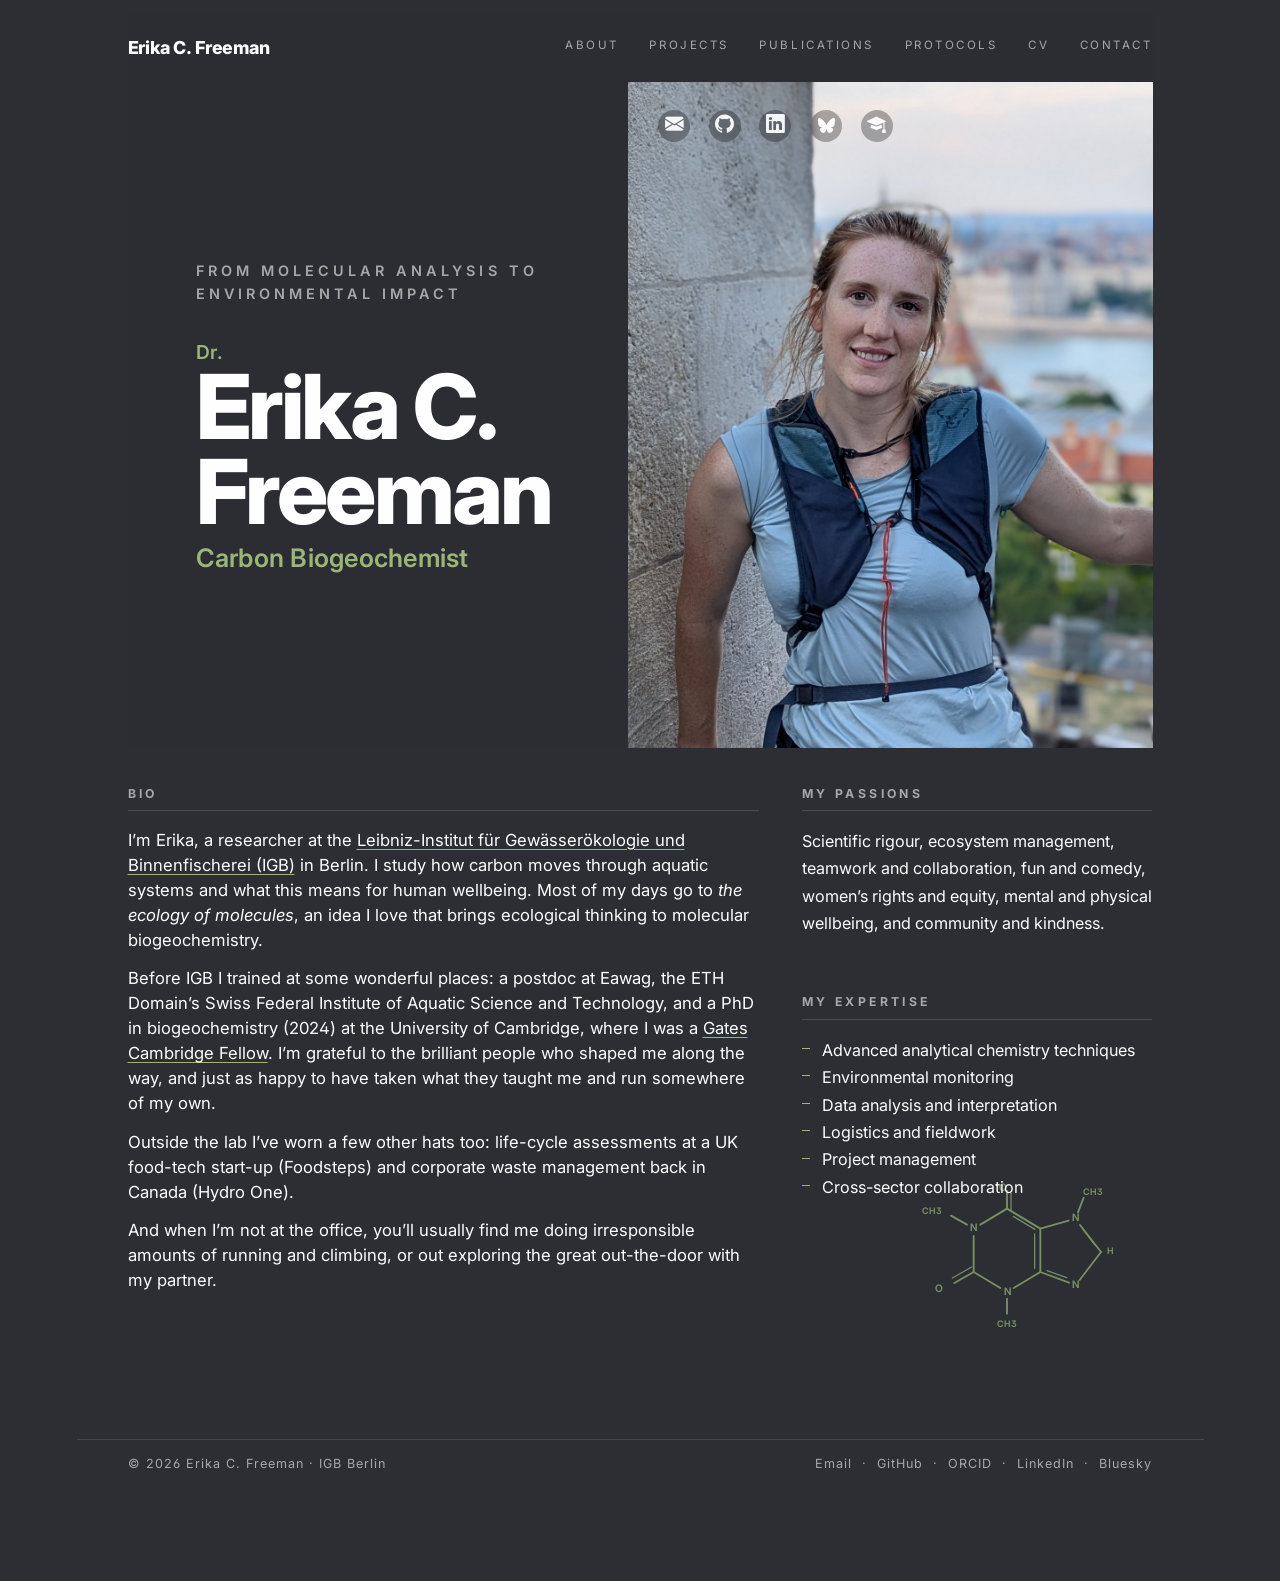
<file: index.html>
<!DOCTYPE html>
<html xmlns="http://www.w3.org/1999/xhtml" lang="en" xml:lang="en"><head>

<meta charset="utf-8">
<meta name="generator" content="quarto-1.9.38">

<meta name="viewport" content="width=device-width, initial-scale=1.0, user-scalable=yes">

<meta name="description" content="Dr.&nbsp;Erika C. Freeman — carbon biogeochemist at IGB Berlin, pioneering the ecology of molecules: dissolved organic matter at molecular resolution.">

<title>Carbon Biogeochemist – Erika C. Freeman</title>
<style>
/* Default styles provided by pandoc.
** See https://pandoc.org/MANUAL.html#variables-for-html for config info.
*/
code{white-space: pre-wrap;}
span.smallcaps{font-variant: small-caps;}
div.columns{display: flex; gap: min(4vw, 1.5em);}
div.column{flex: auto; overflow-x: auto;}
div.hanging-indent{margin-left: 1.5em; text-indent: -1.5em;}
ul.task-list{list-style: none;}
ul.task-list li input[type="checkbox"] {
  width: 0.8em;
  margin: 0 0.8em 0.2em -1em; /* quarto-specific, see https://github.com/quarto-dev/quarto-cli/issues/4556 */ 
  vertical-align: middle;
}
</style>


<script src="site_libs/quarto-nav/quarto-nav.js"></script>
<script src="site_libs/clipboard/clipboard.min.js"></script>
<script src="site_libs/quarto-search/autocomplete.umd.js"></script>
<script src="site_libs/quarto-search/fuse.min.js"></script>
<script src="site_libs/quarto-search/quarto-search.js"></script>
<meta name="quarto:offset" content="./">
<link href="./assets/favicon.png" rel="icon" type="image/png">
<script src="site_libs/quarto-html/quarto.js" type="module"></script>
<script src="site_libs/quarto-html/tabsets/tabsets.js" type="module"></script>
<script src="site_libs/quarto-html/popper.min.js"></script>
<script src="site_libs/quarto-html/tippy.umd.min.js"></script>
<link href="site_libs/quarto-html/tippy.css" rel="stylesheet">
<link href="site_libs/quarto-html/quarto-syntax-highlighting-dark-0a6b7249c26820e032cb0bd839ff02b1.css" rel="stylesheet" id="quarto-text-highlighting-styles">
<script src="site_libs/bootstrap/bootstrap.min.js"></script>
<link href="site_libs/bootstrap/bootstrap-icons.css" rel="stylesheet">
<link href="site_libs/bootstrap/bootstrap-fb23849cccbf9d94a22ecebfcdfe4fb3.min.css" rel="stylesheet" append-hash="true" id="quarto-bootstrap" data-mode="dark">
<script id="quarto-search-options" type="application/json">{
  "location": "sidebar",
  "copy-button": false,
  "collapse-after": 3,
  "panel-placement": "start",
  "type": "textbox",
  "limit": 50,
  "keyboard-shortcut": [
    "f",
    "/",
    "s"
  ],
  "show-item-context": false,
  "language": {
    "search-no-results-text": "No results",
    "search-matching-documents-text": "matching documents",
    "search-copy-link-title": "Copy link to search",
    "search-hide-matches-text": "Hide additional matches",
    "search-more-match-text": "more match in this document",
    "search-more-matches-text": "more matches in this document",
    "search-clear-button-title": "Clear",
    "search-text-placeholder": "",
    "search-detached-cancel-button-title": "Cancel",
    "search-submit-button-title": "Submit",
    "search-label": "Search"
  }
}</script>
<link rel="preconnect" href="https://fonts.googleapis.com">
<link rel="preconnect" href="https://fonts.gstatic.com" crossorigin="">
<link href="https://fonts.googleapis.com/css2?family=Inter:wght@400;500;600;700;800&amp;display=swap" rel="stylesheet">
<link rel="stylesheet" href="https://cdn.jsdelivr.net/npm/bootstrap-icons@1.11.3/font/bootstrap-icons.css">


<link rel="stylesheet" href="styles.css">
<meta property="og:title" content="Carbon Biogeochemist">
<meta property="og:description" content="Dr.&nbsp;Erika C. Freeman — carbon biogeochemist at IGB Berlin, pioneering the ecology of molecules: dissolved organic matter at molecular resolution.">
<meta property="og:image" content="https://erikafreeman.github.io/website/assets/portrait.jpg">
<meta property="og:site_name" content="Erika C. Freeman">
<meta property="og:image:alt" content="Portrait of Erika C. Freeman">
<meta name="twitter:title" content="Carbon Biogeochemist">
<meta name="twitter:description" content="Dr.&nbsp;Erika C. Freeman — carbon biogeochemist at IGB Berlin, pioneering the ecology of molecules: dissolved organic matter at molecular resolution.">
<meta name="twitter:image" content="https://erikafreeman.github.io/website/assets/portrait.jpg">
<meta name="twitter:image:alt" content="Portrait of Erika C. Freeman">
<meta name="twitter:card" content="summary_large_image">
  <link rel="canonical" href="https://erikafreeman.github.io/website/">
</head>

<body class="quarto-light">

<div id="quarto-search-results"></div>
<!-- content -->
<div id="quarto-content" class="quarto-container page-columns page-rows-contents page-layout-full">
<!-- sidebar -->
<!-- margin-sidebar -->
    
<!-- main -->
<main class="content column-page" id="quarto-document-content"><header id="title-block-header" class="quarto-title-block"></header>
<header class="masthead">

  <div class="masthead-name">

    <a href="./">Erika C. Freeman</a>

  </div>

  <nav class="masthead-nav" aria-label="Sections">

    <a href="./">About</a>

    <a href="projects.html">Projects</a>

    <a href="publications.html">Publications</a>

    <a href="protocols.html">Protocols</a>

    <a href="cv.html">CV</a>

    <a href="contact.html">Contact</a>

  </nav>

</header>





<section class="hero-split">
  <div class="hero-photo">
    <div class="hero-social">
      <a href="mailto:erika.freeman@igb-berlin.de" aria-label="Email"><i class="bi bi-envelope-fill"></i></a>
      <a href="https://github.com/erikacfreeman" aria-label="GitHub"><i class="bi bi-github"></i></a>
      <a href="https://www.linkedin.com/in/erikacfreeman/" aria-label="LinkedIn"><i class="bi bi-linkedin"></i></a>
      <a href="https://bsky.app/profile/erikacfreeman.bsky.social" aria-label="Bluesky"><svg viewbox="0 0 568 501" width="17" height="15" fill="currentColor" aria-hidden="true"><path d="M123.121 33.664C188.241 82.553 258.281 181.68 284 234.873c25.719-53.193 95.759-152.32 160.879-201.21C491.866-1.611 568-28.906 568 57.947c0 17.346-9.945 145.713-15.778 166.555-20.275 72.453-94.155 90.933-159.875 79.748C507.222 323.8 536.444 388.56 473.333 453.32c-119.86 122.992-172.272-30.859-185.702-70.281-2.462-7.227-3.614-10.608-3.631-7.733-.017-2.875-1.169.506-3.631 7.733-13.43 39.422-65.842 193.273-185.702 70.281-63.111-64.76-33.89-129.52 80.986-149.071-65.72 11.185-139.6-7.295-159.875-79.748C9.945 203.66 0 75.293 0 57.947 0-28.906 76.135-1.611 123.121 33.664Z"></path></svg></a>
      <a href="https://scholar.google.com/citations?user=E6WubOUAAAAJ" aria-label="Google Scholar"><i class="bi bi-mortarboard-fill"></i></a>
    </div>
    <img src="assets/portrait.jpg" alt="Portrait of Erika C. Freeman">
  </div>
  <div class="hero-content">
    <div class="hero-eyebrow">From Molecular Analysis to Environmental Impact</div>
    <h1 class="hero-name">
      <span class="hero-dr">Dr.</span>
      <span>Erika C.</span>
      <span>Freeman</span>
      <span class="title">Carbon Biogeochemist</span>
    </h1>
  </div>
</section>
<div class="bio-section">
<div class="bio-grid">
<section id="bio" class="level2 bio-label bio-col">
<h2 class="bio-label" data-anchor-id="bio">Bio</h2>
<div class="bio-text">
<p>I’m Erika, a researcher at the <a href="https://www.igb-berlin.de">Leibniz-Institut für Gewässerökologie und Binnenfischerei (IGB)</a> in Berlin. I study how carbon moves through aquatic systems and what this means for human wellbeing. Most of my days go to <em>the ecology of molecules</em>, an idea I love that brings ecological thinking to molecular biogeochemistry.</p>
<p>Before IGB I trained at some wonderful places: a postdoc at Eawag, the ETH Domain’s Swiss Federal Institute of Aquatic Science and Technology, and a PhD in biogeochemistry (2024) at the University of Cambridge, where I was a <a href="https://www.gatescambridge.org/biography/14622/">Gates Cambridge Fellow</a>. I’m grateful to the brilliant people who shaped me along the way, and just as happy to have taken what they taught me and run somewhere of my own.</p>
<p>Outside the lab I’ve worn a few other hats too: life-cycle assessments at a UK food-tech start-up (Foodsteps) and corporate waste management back in Canada (Hydro One).</p>
<p>And when I’m not at the office, you’ll usually find me doing irresponsible amounts of running and climbing, or out exploring the great out-the-door with my partner.</p>
</div>
</section>
<div class="bio-side">
<section id="my-passions" class="level2 bio-label bio-col bio-list">
<h2 class="bio-label" data-anchor-id="my-passions">My passions</h2>
<p>Scientific rigour, ecosystem management, teamwork and collaboration, fun and comedy, women’s rights and equity, mental and physical wellbeing, and community and kindness.</p>
</section>
<section id="my-expertise" class="level2 bio-label bio-col bio-list">
<h2 class="bio-label" data-anchor-id="my-expertise">My expertise</h2>
<ul>
<li>Advanced analytical chemistry techniques</li>
<li>Environmental monitoring</li>
<li>Data analysis and interpretation</li>
<li>Logistics and fieldwork</li>
<li>Project management</li>
<li>Cross-sector collaboration</li>
</ul>
</section>
</div>
</div>
<div class="bio-decoration" aria-hidden="true">
  <svg viewbox="0 0 720 480" xmlns="http://www.w3.org/2000/svg" fill="none">
    <title>Caffeine, 1,3,7-trimethylpurine-2,6-dione</title>
    <style>
      .bond { stroke: currentColor; stroke-width: 5.6; stroke-linecap: round; stroke-linejoin: round; }
      .double { stroke: currentColor; stroke-width: 3.8; stroke-linecap: round; stroke-linejoin: round; }
      .atom { fill: currentColor; font-family: Inter, Arial, sans-serif; font-size: 31px; font-weight: 650; text-anchor: middle; dominant-baseline: middle; }
      .small { fill: currentColor; font-family: Inter, Arial, sans-serif; font-size: 27px; font-weight: 650; text-anchor: middle; dominant-baseline: middle; }
    </style>
    <g transform="translate(3 0)">
      <line class="bond" x1="250" y1="143" x2="330" y2="95"></line>
      <line class="bond" x1="330" y1="95" x2="430" y2="155"></line>
      <line class="bond" x1="430" y1="155" x2="430" y2="285"></line>
      <line class="bond" x1="430" y1="285" x2="350" y2="333"></line>
      <line class="bond" x1="310" y1="333" x2="230" y2="285"></line>
      <line class="bond" x1="230" y1="285" x2="230" y2="177"></line>
      <line class="bond" x1="430" y1="155" x2="515" y2="131"></line>
      <line class="bond" x1="549" y1="144" x2="612" y2="225"></line>
      <line class="bond" x1="612" y1="225" x2="548" y2="309"></line>
      <line class="bond" x1="516" y1="317" x2="430" y2="285"></line>
      <line class="double" x1="349" y1="118" x2="414" y2="157"></line>
      <line class="double" x1="413" y1="274" x2="413" y2="171"></line>
      <line class="double" x1="558" y1="157" x2="594" y2="204"></line>
      <line class="double" x1="509" y1="302" x2="450" y2="281"></line>
      <line class="bond" x1="330" y1="95" x2="330" y2="42"></line>
      <line class="double" x1="342" y1="101" x2="342" y2="49"></line>
      <text class="atom" x="317" y="33">O</text>
      <line class="bond" x1="230" y1="285" x2="172" y2="318"></line>
      <line class="double" x1="224" y1="270" x2="166" y2="303"></line>
      <text class="atom" x="126" y="336">O</text>
      <line class="bond" x1="210" y1="143" x2="162" y2="116"></line>
      <text class="small" x="105" y="105">CH3</text>
      <line class="bond" x1="330" y1="365" x2="330" y2="410"></line>
      <text class="small" x="330" y="444">CH3</text>
      <line class="bond" x1="543" y1="106" x2="560" y2="62"></line>
      <text class="small" x="587" y="48">CH3</text>
      <text class="atom" x="230" y="155">N</text>
      <text class="atom" x="330" y="345">N</text>
      <text class="atom" x="535" y="125">N</text>
      <text class="atom" x="535" y="325">N</text>
      <text class="small" x="640" y="225">H</text>
    </g>
  </svg>
</div>
</div>



</main> <!-- /main -->
<footer class="colophon">

  <div class="colophon-left">

    © 2026 Erika C. Freeman · IGB Berlin

  </div>

  <div class="colophon-right">

    <a href="mailto:erika.freeman@igb-berlin.de">Email</a> &nbsp;·&nbsp;
    <a href="https://github.com/erikacfreeman">GitHub</a> &nbsp;·&nbsp;
    <a href="https://orcid.org/0000-0001-7161-6038">ORCID</a> &nbsp;·&nbsp;
    <a href="https://www.linkedin.com/in/erikacfreeman/">LinkedIn</a> &nbsp;·&nbsp;
    <a href="https://bsky.app/profile/erikacfreeman.bsky.social">Bluesky</a>

  </div>

</footer>

<script id="quarto-html-after-body" type="application/javascript">
  window.document.addEventListener("DOMContentLoaded", function (event) {
    const isCodeAnnotation = (el) => {
      for (const clz of el.classList) {
        if (clz.startsWith('code-annotation-')) {                     
          return true;
        }
      }
      return false;
    }
    const onCopySuccess = function(e) {
      // button target
      const button = e.trigger;
      // don't keep focus
      button.blur();
      // flash "checked"
      button.classList.add('code-copy-button-checked');
      var currentTitle = button.getAttribute("title");
      button.setAttribute("title", "Copied!");
      let tooltip;
      if (window.bootstrap) {
        button.setAttribute("data-bs-toggle", "tooltip");
        button.setAttribute("data-bs-placement", "left");
        button.setAttribute("data-bs-title", "Copied!");
        tooltip = new bootstrap.Tooltip(button, 
          { trigger: "manual", 
            customClass: "code-copy-button-tooltip",
            offset: [0, -8]});
        tooltip.show();    
      }
      setTimeout(function() {
        if (tooltip) {
          tooltip.hide();
          button.removeAttribute("data-bs-title");
          button.removeAttribute("data-bs-toggle");
          button.removeAttribute("data-bs-placement");
        }
        button.setAttribute("title", currentTitle);
        button.classList.remove('code-copy-button-checked');
      }, 1000);
      // clear code selection
      e.clearSelection();
    }
    const getTextToCopy = function(trigger) {
      const outerScaffold = trigger.parentElement.cloneNode(true);
      const codeEl = outerScaffold.querySelector('code');
      for (const childEl of codeEl.children) {
        if (isCodeAnnotation(childEl)) {
          childEl.remove();
        }
      }
      return codeEl.innerText;
    }
    const clipboard = new window.ClipboardJS('.code-copy-button:not([data-in-quarto-modal])', {
      text: getTextToCopy
    });
    clipboard.on('success', onCopySuccess);
    if (window.document.getElementById('quarto-embedded-source-code-modal')) {
      const clipboardModal = new window.ClipboardJS('.code-copy-button[data-in-quarto-modal]', {
        text: getTextToCopy,
        container: window.document.getElementById('quarto-embedded-source-code-modal')
      });
      clipboardModal.on('success', onCopySuccess);
    }
      var localhostRegex = new RegExp(/^(?:http|https):\/\/localhost\:?[0-9]*\//);
      var mailtoRegex = new RegExp(/^mailto:/);
        var filterRegex = new RegExp("https:\/\/erikafreeman\.github\.io\/website");
      var isInternal = (href) => {
          return filterRegex.test(href) || localhostRegex.test(href) || mailtoRegex.test(href);
      }
      // Inspect non-navigation links and adorn them if external
     var links = window.document.querySelectorAll('a[href]:not(.nav-link):not(.navbar-brand):not(.toc-action):not(.sidebar-link):not(.sidebar-item-toggle):not(.pagination-link):not(.no-external):not([aria-hidden]):not(.dropdown-item):not(.quarto-navigation-tool):not(.about-link)');
      for (var i=0; i<links.length; i++) {
        const link = links[i];
        if (!isInternal(link.href)) {
          // undo the damage that might have been done by quarto-nav.js in the case of
          // links that we want to consider external
          if (link.dataset.originalHref !== undefined) {
            link.href = link.dataset.originalHref;
          }
        }
      }
    function tippyHover(el, contentFn, onTriggerFn, onUntriggerFn) {
      const config = {
        allowHTML: true,
        maxWidth: 500,
        delay: 100,
        arrow: false,
        appendTo: function(el) {
            return el.parentElement;
        },
        interactive: true,
        interactiveBorder: 10,
        theme: 'quarto',
        placement: 'bottom-start',
      };
      if (contentFn) {
        config.content = contentFn;
      }
      if (onTriggerFn) {
        config.onTrigger = onTriggerFn;
      }
      if (onUntriggerFn) {
        config.onUntrigger = onUntriggerFn;
      }
      window.tippy(el, config); 
    }
    const noterefs = window.document.querySelectorAll('a[role="doc-noteref"]');
    for (var i=0; i<noterefs.length; i++) {
      const ref = noterefs[i];
      tippyHover(ref, function() {
        // use id or data attribute instead here
        let href = ref.getAttribute('data-footnote-href') || ref.getAttribute('href');
        try { href = new URL(href).hash; } catch {}
        const id = href.replace(/^#\/?/, "");
        const note = window.document.getElementById(id);
        if (note) {
          return note.innerHTML;
        } else {
          return "";
        }
      });
    }
    const xrefs = window.document.querySelectorAll('a.quarto-xref');
    const processXRef = (id, note) => {
      // Strip column container classes
      const stripColumnClz = (el) => {
        el.classList.remove("page-full", "page-columns");
        if (el.children) {
          for (const child of el.children) {
            stripColumnClz(child);
          }
        }
      }
      stripColumnClz(note)
      if (id === null || id.startsWith('sec-')) {
        // Special case sections, only their first couple elements
        const container = document.createElement("div");
        if (note.children && note.children.length > 2) {
          container.appendChild(note.children[0].cloneNode(true));
          for (let i = 1; i < note.children.length; i++) {
            const child = note.children[i];
            if (child.tagName === "P" && child.innerText === "") {
              continue;
            } else {
              container.appendChild(child.cloneNode(true));
              break;
            }
          }
          if (window.Quarto?.typesetMath) {
            window.Quarto.typesetMath(container);
          }
          return container.innerHTML
        } else {
          if (window.Quarto?.typesetMath) {
            window.Quarto.typesetMath(note);
          }
          return note.innerHTML;
        }
      } else {
        // Remove any anchor links if they are present
        const anchorLink = note.querySelector('a.anchorjs-link');
        if (anchorLink) {
          anchorLink.remove();
        }
        if (window.Quarto?.typesetMath) {
          window.Quarto.typesetMath(note);
        }
        if (note.classList.contains("callout")) {
          return note.outerHTML;
        } else {
          return note.innerHTML;
        }
      }
    }
    for (var i=0; i<xrefs.length; i++) {
      const xref = xrefs[i];
      tippyHover(xref, undefined, function(instance) {
        instance.disable();
        let url = xref.getAttribute('href');
        let hash = undefined; 
        if (url.startsWith('#')) {
          hash = url;
        } else {
          try { hash = new URL(url).hash; } catch {}
        }
        if (hash) {
          const id = hash.replace(/^#\/?/, "");
          const note = window.document.getElementById(id);
          if (note !== null) {
            try {
              const html = processXRef(id, note.cloneNode(true));
              instance.setContent(html);
            } finally {
              instance.enable();
              instance.show();
            }
          } else {
            // See if we can fetch this
            fetch(url.split('#')[0])
            .then(res => res.text())
            .then(html => {
              const parser = new DOMParser();
              const htmlDoc = parser.parseFromString(html, "text/html");
              const note = htmlDoc.getElementById(id);
              if (note !== null) {
                const html = processXRef(id, note);
                instance.setContent(html);
              } 
            }).finally(() => {
              instance.enable();
              instance.show();
            });
          }
        } else {
          // See if we can fetch a full url (with no hash to target)
          // This is a special case and we should probably do some content thinning / targeting
          fetch(url)
          .then(res => res.text())
          .then(html => {
            const parser = new DOMParser();
            const htmlDoc = parser.parseFromString(html, "text/html");
            const note = htmlDoc.querySelector('main.content');
            if (note !== null) {
              // This should only happen for chapter cross references
              // (since there is no id in the URL)
              // remove the first header
              if (note.children.length > 0 && note.children[0].tagName === "HEADER") {
                note.children[0].remove();
              }
              const html = processXRef(null, note);
              instance.setContent(html);
            } 
          }).finally(() => {
            instance.enable();
            instance.show();
          });
        }
      }, function(instance) {
      });
    }
        let selectedAnnoteEl;
        const selectorForAnnotation = ( cell, annotation) => {
          let cellAttr = 'data-code-cell="' + cell + '"';
          let lineAttr = 'data-code-annotation="' +  annotation + '"';
          const selector = 'span[' + cellAttr + '][' + lineAttr + ']';
          return selector;
        }
        const selectCodeLines = (annoteEl) => {
          const doc = window.document;
          const targetCell = annoteEl.getAttribute("data-target-cell");
          const targetAnnotation = annoteEl.getAttribute("data-target-annotation");
          const annoteSpan = window.document.querySelector(selectorForAnnotation(targetCell, targetAnnotation));
          const lines = annoteSpan.getAttribute("data-code-lines").split(",");
          const lineIds = lines.map((line) => {
            return targetCell + "-" + line;
          })
          let top = null;
          let height = null;
          let parent = null;
          if (lineIds.length > 0) {
              //compute the position of the single el (top and bottom and make a div)
              const el = window.document.getElementById(lineIds[0]);
              top = el.offsetTop;
              height = el.offsetHeight;
              parent = el.parentElement.parentElement;
            if (lineIds.length > 1) {
              const lastEl = window.document.getElementById(lineIds[lineIds.length - 1]);
              const bottom = lastEl.offsetTop + lastEl.offsetHeight;
              height = bottom - top;
            }
            if (top !== null && height !== null && parent !== null) {
              // cook up a div (if necessary) and position it 
              let div = window.document.getElementById("code-annotation-line-highlight");
              if (div === null) {
                div = window.document.createElement("div");
                div.setAttribute("id", "code-annotation-line-highlight");
                div.style.position = 'absolute';
                parent.appendChild(div);
              }
              div.style.top = top - 2 + "px";
              div.style.height = height + 4 + "px";
              div.style.left = 0;
              let gutterDiv = window.document.getElementById("code-annotation-line-highlight-gutter");
              if (gutterDiv === null) {
                gutterDiv = window.document.createElement("div");
                gutterDiv.setAttribute("id", "code-annotation-line-highlight-gutter");
                gutterDiv.style.position = 'absolute';
                const codeCell = window.document.getElementById(targetCell);
                const gutter = codeCell.querySelector('.code-annotation-gutter');
                gutter.appendChild(gutterDiv);
              }
              gutterDiv.style.top = top - 2 + "px";
              gutterDiv.style.height = height + 4 + "px";
            }
            selectedAnnoteEl = annoteEl;
          }
        };
        const unselectCodeLines = () => {
          const elementsIds = ["code-annotation-line-highlight", "code-annotation-line-highlight-gutter"];
          elementsIds.forEach((elId) => {
            const div = window.document.getElementById(elId);
            if (div) {
              div.remove();
            }
          });
          selectedAnnoteEl = undefined;
        };
          // Handle positioning of the toggle
      window.addEventListener(
        "resize",
        throttle(() => {
          elRect = undefined;
          if (selectedAnnoteEl) {
            selectCodeLines(selectedAnnoteEl);
          }
        }, 10)
      );
      function throttle(fn, ms) {
      let throttle = false;
      let timer;
        return (...args) => {
          if(!throttle) { // first call gets through
              fn.apply(this, args);
              throttle = true;
          } else { // all the others get throttled
              if(timer) clearTimeout(timer); // cancel #2
              timer = setTimeout(() => {
                fn.apply(this, args);
                timer = throttle = false;
              }, ms);
          }
        };
      }
        // Attach click handler to the DT
        const annoteDls = window.document.querySelectorAll('dt[data-target-cell]');
        for (const annoteDlNode of annoteDls) {
          annoteDlNode.addEventListener('click', (event) => {
            const clickedEl = event.target;
            if (clickedEl !== selectedAnnoteEl) {
              unselectCodeLines();
              const activeEl = window.document.querySelector('dt[data-target-cell].code-annotation-active');
              if (activeEl) {
                activeEl.classList.remove('code-annotation-active');
              }
              selectCodeLines(clickedEl);
              clickedEl.classList.add('code-annotation-active');
            } else {
              // Unselect the line
              unselectCodeLines();
              clickedEl.classList.remove('code-annotation-active');
            }
          });
        }
    const findCites = (el) => {
      const parentEl = el.parentElement;
      if (parentEl) {
        const cites = parentEl.dataset.cites;
        if (cites) {
          return {
            el,
            cites: cites.split(' ')
          };
        } else {
          return findCites(el.parentElement)
        }
      } else {
        return undefined;
      }
    };
    var bibliorefs = window.document.querySelectorAll('a[role="doc-biblioref"]');
    for (var i=0; i<bibliorefs.length; i++) {
      const ref = bibliorefs[i];
      const citeInfo = findCites(ref);
      if (citeInfo) {
        tippyHover(citeInfo.el, function() {
          var popup = window.document.createElement('div');
          citeInfo.cites.forEach(function(cite) {
            var citeDiv = window.document.createElement('div');
            citeDiv.classList.add('hanging-indent');
            citeDiv.classList.add('csl-entry');
            var biblioDiv = window.document.getElementById('ref-' + cite);
            if (biblioDiv) {
              citeDiv.innerHTML = biblioDiv.innerHTML;
            }
            popup.appendChild(citeDiv);
          });
          return popup.innerHTML;
        });
      }
    }
  });
  </script>
</div> <!-- /content -->
<footer class="footer">
  <div class="nav-footer">
    <div class="nav-footer-left">
      &nbsp;
    </div>   
    <div class="nav-footer-center">

</div>
    <div class="nav-footer-right">
      &nbsp;
    </div>
  </div>
</footer>




</body></html>
</file>
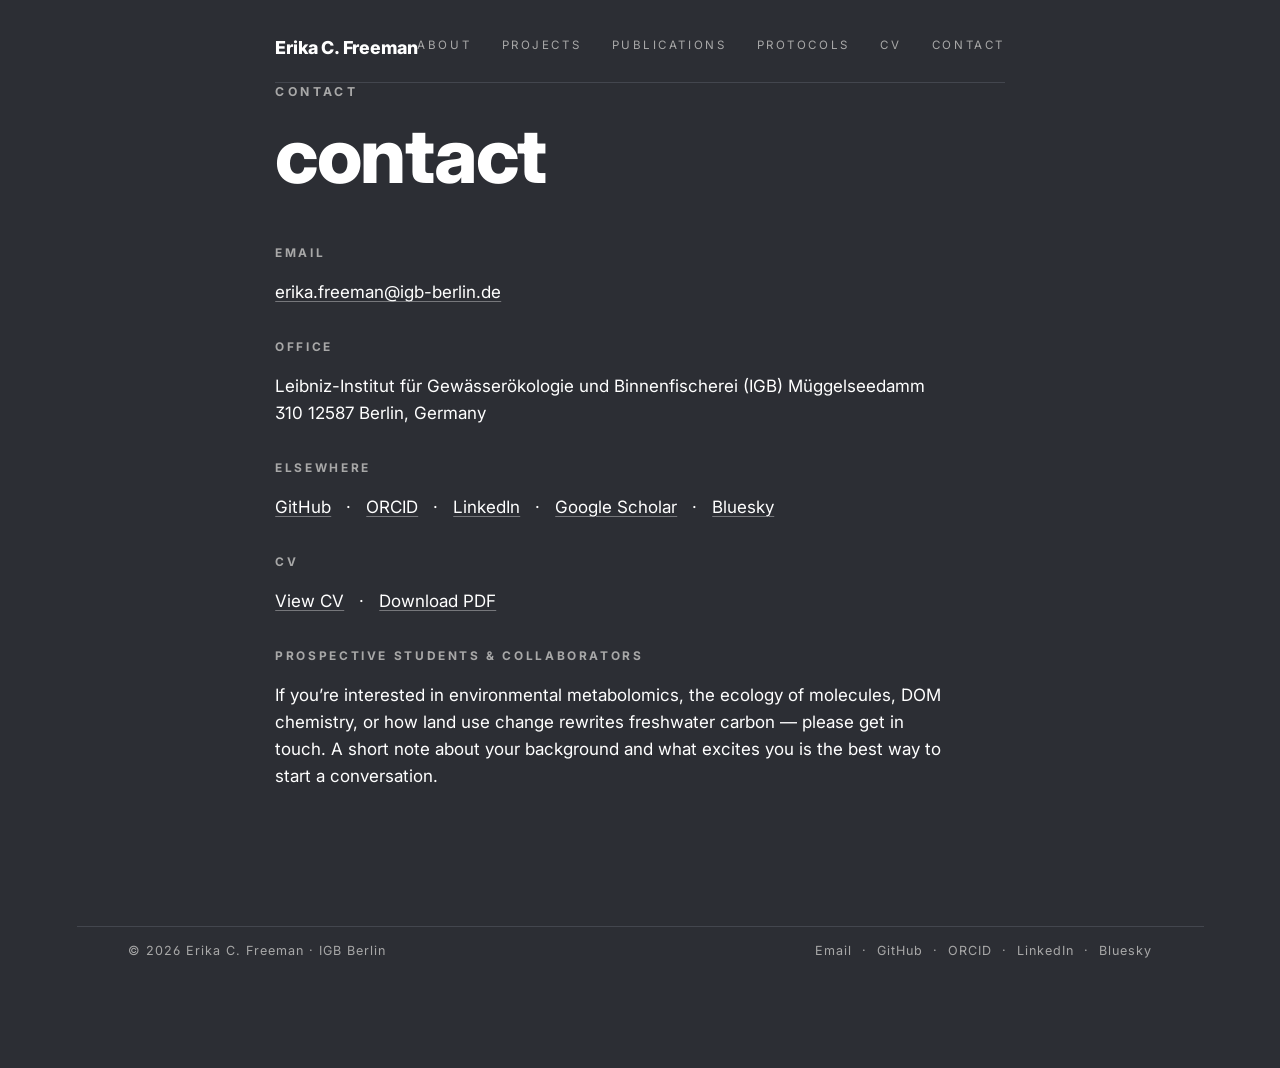
<file: contact.html>
<!DOCTYPE html>
<html xmlns="http://www.w3.org/1999/xhtml" lang="en" xml:lang="en"><head>

<meta charset="utf-8">
<meta name="generator" content="quarto-1.9.38">

<meta name="viewport" content="width=device-width, initial-scale=1.0, user-scalable=yes">

<meta name="description" content="Get in touch with Dr.&nbsp;Erika C. Freeman, aquatic biogeochemist at IGB Berlin — collaborations, prospective students, and DOM chemistry.">

<title>Contact – Erika C. Freeman</title>
<style>
/* Default styles provided by pandoc.
** See https://pandoc.org/MANUAL.html#variables-for-html for config info.
*/
code{white-space: pre-wrap;}
span.smallcaps{font-variant: small-caps;}
div.columns{display: flex; gap: min(4vw, 1.5em);}
div.column{flex: auto; overflow-x: auto;}
div.hanging-indent{margin-left: 1.5em; text-indent: -1.5em;}
ul.task-list{list-style: none;}
ul.task-list li input[type="checkbox"] {
  width: 0.8em;
  margin: 0 0.8em 0.2em -1em; /* quarto-specific, see https://github.com/quarto-dev/quarto-cli/issues/4556 */ 
  vertical-align: middle;
}
</style>


<script src="site_libs/quarto-nav/quarto-nav.js"></script>
<script src="site_libs/clipboard/clipboard.min.js"></script>
<script src="site_libs/quarto-search/autocomplete.umd.js"></script>
<script src="site_libs/quarto-search/fuse.min.js"></script>
<script src="site_libs/quarto-search/quarto-search.js"></script>
<meta name="quarto:offset" content="./">
<link href="./assets/favicon.png" rel="icon" type="image/png">
<script src="site_libs/quarto-html/quarto.js" type="module"></script>
<script src="site_libs/quarto-html/tabsets/tabsets.js" type="module"></script>
<script src="site_libs/quarto-html/popper.min.js"></script>
<script src="site_libs/quarto-html/tippy.umd.min.js"></script>
<link href="site_libs/quarto-html/tippy.css" rel="stylesheet">
<link href="site_libs/quarto-html/quarto-syntax-highlighting-dark-0a6b7249c26820e032cb0bd839ff02b1.css" rel="stylesheet" id="quarto-text-highlighting-styles">
<script src="site_libs/bootstrap/bootstrap.min.js"></script>
<link href="site_libs/bootstrap/bootstrap-icons.css" rel="stylesheet">
<link href="site_libs/bootstrap/bootstrap-fb23849cccbf9d94a22ecebfcdfe4fb3.min.css" rel="stylesheet" append-hash="true" id="quarto-bootstrap" data-mode="dark">
<script id="quarto-search-options" type="application/json">{
  "location": "sidebar",
  "copy-button": false,
  "collapse-after": 3,
  "panel-placement": "start",
  "type": "textbox",
  "limit": 50,
  "keyboard-shortcut": [
    "f",
    "/",
    "s"
  ],
  "show-item-context": false,
  "language": {
    "search-no-results-text": "No results",
    "search-matching-documents-text": "matching documents",
    "search-copy-link-title": "Copy link to search",
    "search-hide-matches-text": "Hide additional matches",
    "search-more-match-text": "more match in this document",
    "search-more-matches-text": "more matches in this document",
    "search-clear-button-title": "Clear",
    "search-text-placeholder": "",
    "search-detached-cancel-button-title": "Cancel",
    "search-submit-button-title": "Submit",
    "search-label": "Search"
  }
}</script>
<link rel="preconnect" href="https://fonts.googleapis.com">
<link rel="preconnect" href="https://fonts.gstatic.com" crossorigin="">
<link href="https://fonts.googleapis.com/css2?family=Inter:wght@400;500;600;700;800&amp;display=swap" rel="stylesheet">
<link rel="stylesheet" href="https://cdn.jsdelivr.net/npm/bootstrap-icons@1.11.3/font/bootstrap-icons.css">


<link rel="stylesheet" href="styles.css">
<meta property="og:title" content="Contact">
<meta property="og:description" content="Get in touch with Dr.&nbsp;Erika C. Freeman, aquatic biogeochemist at IGB Berlin — collaborations, prospective students, and DOM chemistry.">
<meta property="og:image" content="https://erikafreeman.github.io/website/assets/portrait.jpg">
<meta property="og:site_name" content="Erika C. Freeman">
<meta name="twitter:title" content="Contact">
<meta name="twitter:description" content="Get in touch with Dr.&nbsp;Erika C. Freeman, aquatic biogeochemist at IGB Berlin — collaborations, prospective students, and DOM chemistry.">
<meta name="twitter:image" content="https://erikafreeman.github.io/website/assets/portrait.jpg">
<meta name="twitter:card" content="summary_large_image">
  <link rel="canonical" href="https://erikafreeman.github.io/website/contact.html">
</head>

<body class="quarto-light">

<div id="quarto-search-results"></div>
<!-- content -->
<div id="quarto-content" class="quarto-container page-columns page-rows-contents page-layout-full">
<!-- sidebar -->
<!-- margin-sidebar -->
    
<!-- main -->
<main class="content column-page" id="quarto-document-content"><header id="title-block-header" class="quarto-title-block"></header>
<header class="masthead">

  <div class="masthead-name">

    <a href="./">Erika C. Freeman</a>

  </div>

  <nav class="masthead-nav" aria-label="Sections">

    <a href="./">About</a>

    <a href="projects.html">Projects</a>

    <a href="publications.html">Publications</a>

    <a href="protocols.html">Protocols</a>

    <a href="cv.html">CV</a>

    <a href="contact.html">Contact</a>

  </nav>

</header>





<div class="section-label">
<p>Contact</p>
</div>
<section id="contact" class="level1 section-title">
<h1 class="section-title">contact</h1>
<div class="contact-block">
<div class="label">
<p>Email</p>
</div>
<p><a href="mailto:erika.freeman@igb-berlin.de">erika.freeman@igb-berlin.de</a></p>
<div class="label">
<p>Office</p>
</div>
<div>
<p>Leibniz-Institut für Gewässerökologie und Binnenfischerei (IGB) Müggelseedamm 310 12587 Berlin, Germany</p>
</div>
<div class="label">
<p>Elsewhere</p>
</div>
<p><a href="https://github.com/erikacfreeman">GitHub</a> &nbsp; · &nbsp; <a href="https://orcid.org/0000-0001-7161-6038">ORCID</a> &nbsp; · &nbsp; <a href="https://www.linkedin.com/in/erikacfreeman/">LinkedIn</a> &nbsp; · &nbsp; <a href="https://scholar.google.com/citations?user=E6WubOUAAAAJ">Google Scholar</a> &nbsp; · &nbsp; <a href="https://bsky.app/profile/erikacfreeman.bsky.social">Bluesky</a></p>
<div class="label">
<p>CV</p>
</div>
<p><a href="cv.html">View CV</a> &nbsp; · &nbsp; <a href="cv.pdf">Download PDF</a></p>
<div class="label">
<p>Prospective students &amp; collaborators</p>
</div>
<p>If you’re interested in environmental metabolomics, the ecology of molecules, DOM chemistry, or how land use change rewrites freshwater carbon — please get in touch. A short note about your background and what excites you is the best way to start a conversation.</p>
</div>


</section>

</main> <!-- /main -->
<footer class="colophon">

  <div class="colophon-left">

    © 2026 Erika C. Freeman · IGB Berlin

  </div>

  <div class="colophon-right">

    <a href="mailto:erika.freeman@igb-berlin.de">Email</a> &nbsp;·&nbsp;
    <a href="https://github.com/erikacfreeman">GitHub</a> &nbsp;·&nbsp;
    <a href="https://orcid.org/0000-0001-7161-6038">ORCID</a> &nbsp;·&nbsp;
    <a href="https://www.linkedin.com/in/erikacfreeman/">LinkedIn</a> &nbsp;·&nbsp;
    <a href="https://bsky.app/profile/erikacfreeman.bsky.social">Bluesky</a>

  </div>

</footer>

<script id="quarto-html-after-body" type="application/javascript">
  window.document.addEventListener("DOMContentLoaded", function (event) {
    const isCodeAnnotation = (el) => {
      for (const clz of el.classList) {
        if (clz.startsWith('code-annotation-')) {                     
          return true;
        }
      }
      return false;
    }
    const onCopySuccess = function(e) {
      // button target
      const button = e.trigger;
      // don't keep focus
      button.blur();
      // flash "checked"
      button.classList.add('code-copy-button-checked');
      var currentTitle = button.getAttribute("title");
      button.setAttribute("title", "Copied!");
      let tooltip;
      if (window.bootstrap) {
        button.setAttribute("data-bs-toggle", "tooltip");
        button.setAttribute("data-bs-placement", "left");
        button.setAttribute("data-bs-title", "Copied!");
        tooltip = new bootstrap.Tooltip(button, 
          { trigger: "manual", 
            customClass: "code-copy-button-tooltip",
            offset: [0, -8]});
        tooltip.show();    
      }
      setTimeout(function() {
        if (tooltip) {
          tooltip.hide();
          button.removeAttribute("data-bs-title");
          button.removeAttribute("data-bs-toggle");
          button.removeAttribute("data-bs-placement");
        }
        button.setAttribute("title", currentTitle);
        button.classList.remove('code-copy-button-checked');
      }, 1000);
      // clear code selection
      e.clearSelection();
    }
    const getTextToCopy = function(trigger) {
      const outerScaffold = trigger.parentElement.cloneNode(true);
      const codeEl = outerScaffold.querySelector('code');
      for (const childEl of codeEl.children) {
        if (isCodeAnnotation(childEl)) {
          childEl.remove();
        }
      }
      return codeEl.innerText;
    }
    const clipboard = new window.ClipboardJS('.code-copy-button:not([data-in-quarto-modal])', {
      text: getTextToCopy
    });
    clipboard.on('success', onCopySuccess);
    if (window.document.getElementById('quarto-embedded-source-code-modal')) {
      const clipboardModal = new window.ClipboardJS('.code-copy-button[data-in-quarto-modal]', {
        text: getTextToCopy,
        container: window.document.getElementById('quarto-embedded-source-code-modal')
      });
      clipboardModal.on('success', onCopySuccess);
    }
      var localhostRegex = new RegExp(/^(?:http|https):\/\/localhost\:?[0-9]*\//);
      var mailtoRegex = new RegExp(/^mailto:/);
        var filterRegex = new RegExp("https:\/\/erikafreeman\.github\.io\/website");
      var isInternal = (href) => {
          return filterRegex.test(href) || localhostRegex.test(href) || mailtoRegex.test(href);
      }
      // Inspect non-navigation links and adorn them if external
     var links = window.document.querySelectorAll('a[href]:not(.nav-link):not(.navbar-brand):not(.toc-action):not(.sidebar-link):not(.sidebar-item-toggle):not(.pagination-link):not(.no-external):not([aria-hidden]):not(.dropdown-item):not(.quarto-navigation-tool):not(.about-link)');
      for (var i=0; i<links.length; i++) {
        const link = links[i];
        if (!isInternal(link.href)) {
          // undo the damage that might have been done by quarto-nav.js in the case of
          // links that we want to consider external
          if (link.dataset.originalHref !== undefined) {
            link.href = link.dataset.originalHref;
          }
        }
      }
    function tippyHover(el, contentFn, onTriggerFn, onUntriggerFn) {
      const config = {
        allowHTML: true,
        maxWidth: 500,
        delay: 100,
        arrow: false,
        appendTo: function(el) {
            return el.parentElement;
        },
        interactive: true,
        interactiveBorder: 10,
        theme: 'quarto',
        placement: 'bottom-start',
      };
      if (contentFn) {
        config.content = contentFn;
      }
      if (onTriggerFn) {
        config.onTrigger = onTriggerFn;
      }
      if (onUntriggerFn) {
        config.onUntrigger = onUntriggerFn;
      }
      window.tippy(el, config); 
    }
    const noterefs = window.document.querySelectorAll('a[role="doc-noteref"]');
    for (var i=0; i<noterefs.length; i++) {
      const ref = noterefs[i];
      tippyHover(ref, function() {
        // use id or data attribute instead here
        let href = ref.getAttribute('data-footnote-href') || ref.getAttribute('href');
        try { href = new URL(href).hash; } catch {}
        const id = href.replace(/^#\/?/, "");
        const note = window.document.getElementById(id);
        if (note) {
          return note.innerHTML;
        } else {
          return "";
        }
      });
    }
    const xrefs = window.document.querySelectorAll('a.quarto-xref');
    const processXRef = (id, note) => {
      // Strip column container classes
      const stripColumnClz = (el) => {
        el.classList.remove("page-full", "page-columns");
        if (el.children) {
          for (const child of el.children) {
            stripColumnClz(child);
          }
        }
      }
      stripColumnClz(note)
      if (id === null || id.startsWith('sec-')) {
        // Special case sections, only their first couple elements
        const container = document.createElement("div");
        if (note.children && note.children.length > 2) {
          container.appendChild(note.children[0].cloneNode(true));
          for (let i = 1; i < note.children.length; i++) {
            const child = note.children[i];
            if (child.tagName === "P" && child.innerText === "") {
              continue;
            } else {
              container.appendChild(child.cloneNode(true));
              break;
            }
          }
          if (window.Quarto?.typesetMath) {
            window.Quarto.typesetMath(container);
          }
          return container.innerHTML
        } else {
          if (window.Quarto?.typesetMath) {
            window.Quarto.typesetMath(note);
          }
          return note.innerHTML;
        }
      } else {
        // Remove any anchor links if they are present
        const anchorLink = note.querySelector('a.anchorjs-link');
        if (anchorLink) {
          anchorLink.remove();
        }
        if (window.Quarto?.typesetMath) {
          window.Quarto.typesetMath(note);
        }
        if (note.classList.contains("callout")) {
          return note.outerHTML;
        } else {
          return note.innerHTML;
        }
      }
    }
    for (var i=0; i<xrefs.length; i++) {
      const xref = xrefs[i];
      tippyHover(xref, undefined, function(instance) {
        instance.disable();
        let url = xref.getAttribute('href');
        let hash = undefined; 
        if (url.startsWith('#')) {
          hash = url;
        } else {
          try { hash = new URL(url).hash; } catch {}
        }
        if (hash) {
          const id = hash.replace(/^#\/?/, "");
          const note = window.document.getElementById(id);
          if (note !== null) {
            try {
              const html = processXRef(id, note.cloneNode(true));
              instance.setContent(html);
            } finally {
              instance.enable();
              instance.show();
            }
          } else {
            // See if we can fetch this
            fetch(url.split('#')[0])
            .then(res => res.text())
            .then(html => {
              const parser = new DOMParser();
              const htmlDoc = parser.parseFromString(html, "text/html");
              const note = htmlDoc.getElementById(id);
              if (note !== null) {
                const html = processXRef(id, note);
                instance.setContent(html);
              } 
            }).finally(() => {
              instance.enable();
              instance.show();
            });
          }
        } else {
          // See if we can fetch a full url (with no hash to target)
          // This is a special case and we should probably do some content thinning / targeting
          fetch(url)
          .then(res => res.text())
          .then(html => {
            const parser = new DOMParser();
            const htmlDoc = parser.parseFromString(html, "text/html");
            const note = htmlDoc.querySelector('main.content');
            if (note !== null) {
              // This should only happen for chapter cross references
              // (since there is no id in the URL)
              // remove the first header
              if (note.children.length > 0 && note.children[0].tagName === "HEADER") {
                note.children[0].remove();
              }
              const html = processXRef(null, note);
              instance.setContent(html);
            } 
          }).finally(() => {
            instance.enable();
            instance.show();
          });
        }
      }, function(instance) {
      });
    }
        let selectedAnnoteEl;
        const selectorForAnnotation = ( cell, annotation) => {
          let cellAttr = 'data-code-cell="' + cell + '"';
          let lineAttr = 'data-code-annotation="' +  annotation + '"';
          const selector = 'span[' + cellAttr + '][' + lineAttr + ']';
          return selector;
        }
        const selectCodeLines = (annoteEl) => {
          const doc = window.document;
          const targetCell = annoteEl.getAttribute("data-target-cell");
          const targetAnnotation = annoteEl.getAttribute("data-target-annotation");
          const annoteSpan = window.document.querySelector(selectorForAnnotation(targetCell, targetAnnotation));
          const lines = annoteSpan.getAttribute("data-code-lines").split(",");
          const lineIds = lines.map((line) => {
            return targetCell + "-" + line;
          })
          let top = null;
          let height = null;
          let parent = null;
          if (lineIds.length > 0) {
              //compute the position of the single el (top and bottom and make a div)
              const el = window.document.getElementById(lineIds[0]);
              top = el.offsetTop;
              height = el.offsetHeight;
              parent = el.parentElement.parentElement;
            if (lineIds.length > 1) {
              const lastEl = window.document.getElementById(lineIds[lineIds.length - 1]);
              const bottom = lastEl.offsetTop + lastEl.offsetHeight;
              height = bottom - top;
            }
            if (top !== null && height !== null && parent !== null) {
              // cook up a div (if necessary) and position it 
              let div = window.document.getElementById("code-annotation-line-highlight");
              if (div === null) {
                div = window.document.createElement("div");
                div.setAttribute("id", "code-annotation-line-highlight");
                div.style.position = 'absolute';
                parent.appendChild(div);
              }
              div.style.top = top - 2 + "px";
              div.style.height = height + 4 + "px";
              div.style.left = 0;
              let gutterDiv = window.document.getElementById("code-annotation-line-highlight-gutter");
              if (gutterDiv === null) {
                gutterDiv = window.document.createElement("div");
                gutterDiv.setAttribute("id", "code-annotation-line-highlight-gutter");
                gutterDiv.style.position = 'absolute';
                const codeCell = window.document.getElementById(targetCell);
                const gutter = codeCell.querySelector('.code-annotation-gutter');
                gutter.appendChild(gutterDiv);
              }
              gutterDiv.style.top = top - 2 + "px";
              gutterDiv.style.height = height + 4 + "px";
            }
            selectedAnnoteEl = annoteEl;
          }
        };
        const unselectCodeLines = () => {
          const elementsIds = ["code-annotation-line-highlight", "code-annotation-line-highlight-gutter"];
          elementsIds.forEach((elId) => {
            const div = window.document.getElementById(elId);
            if (div) {
              div.remove();
            }
          });
          selectedAnnoteEl = undefined;
        };
          // Handle positioning of the toggle
      window.addEventListener(
        "resize",
        throttle(() => {
          elRect = undefined;
          if (selectedAnnoteEl) {
            selectCodeLines(selectedAnnoteEl);
          }
        }, 10)
      );
      function throttle(fn, ms) {
      let throttle = false;
      let timer;
        return (...args) => {
          if(!throttle) { // first call gets through
              fn.apply(this, args);
              throttle = true;
          } else { // all the others get throttled
              if(timer) clearTimeout(timer); // cancel #2
              timer = setTimeout(() => {
                fn.apply(this, args);
                timer = throttle = false;
              }, ms);
          }
        };
      }
        // Attach click handler to the DT
        const annoteDls = window.document.querySelectorAll('dt[data-target-cell]');
        for (const annoteDlNode of annoteDls) {
          annoteDlNode.addEventListener('click', (event) => {
            const clickedEl = event.target;
            if (clickedEl !== selectedAnnoteEl) {
              unselectCodeLines();
              const activeEl = window.document.querySelector('dt[data-target-cell].code-annotation-active');
              if (activeEl) {
                activeEl.classList.remove('code-annotation-active');
              }
              selectCodeLines(clickedEl);
              clickedEl.classList.add('code-annotation-active');
            } else {
              // Unselect the line
              unselectCodeLines();
              clickedEl.classList.remove('code-annotation-active');
            }
          });
        }
    const findCites = (el) => {
      const parentEl = el.parentElement;
      if (parentEl) {
        const cites = parentEl.dataset.cites;
        if (cites) {
          return {
            el,
            cites: cites.split(' ')
          };
        } else {
          return findCites(el.parentElement)
        }
      } else {
        return undefined;
      }
    };
    var bibliorefs = window.document.querySelectorAll('a[role="doc-biblioref"]');
    for (var i=0; i<bibliorefs.length; i++) {
      const ref = bibliorefs[i];
      const citeInfo = findCites(ref);
      if (citeInfo) {
        tippyHover(citeInfo.el, function() {
          var popup = window.document.createElement('div');
          citeInfo.cites.forEach(function(cite) {
            var citeDiv = window.document.createElement('div');
            citeDiv.classList.add('hanging-indent');
            citeDiv.classList.add('csl-entry');
            var biblioDiv = window.document.getElementById('ref-' + cite);
            if (biblioDiv) {
              citeDiv.innerHTML = biblioDiv.innerHTML;
            }
            popup.appendChild(citeDiv);
          });
          return popup.innerHTML;
        });
      }
    }
  });
  </script>
</div> <!-- /content -->
<footer class="footer">
  <div class="nav-footer">
    <div class="nav-footer-left">
      &nbsp;
    </div>   
    <div class="nav-footer-center">

</div>
    <div class="nav-footer-right">
      &nbsp;
    </div>
  </div>
</footer>




</body></html>
</file>
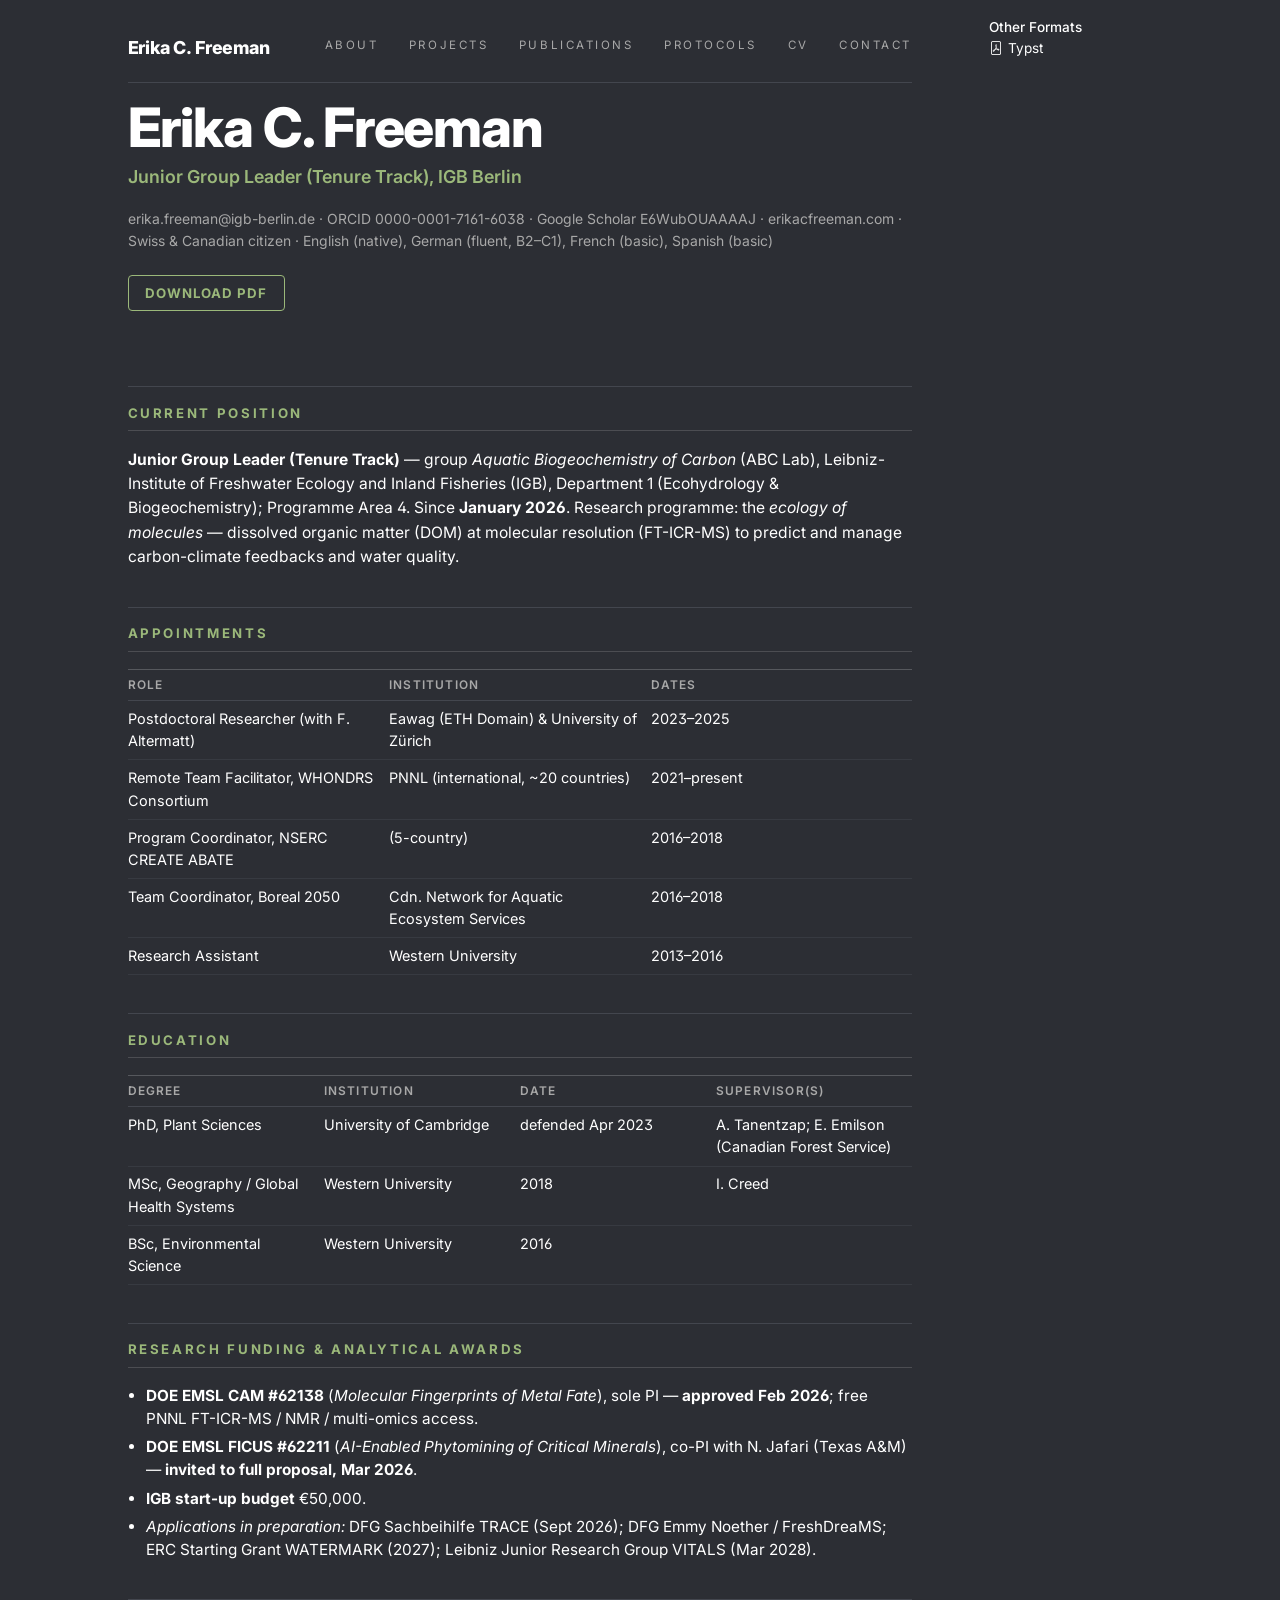
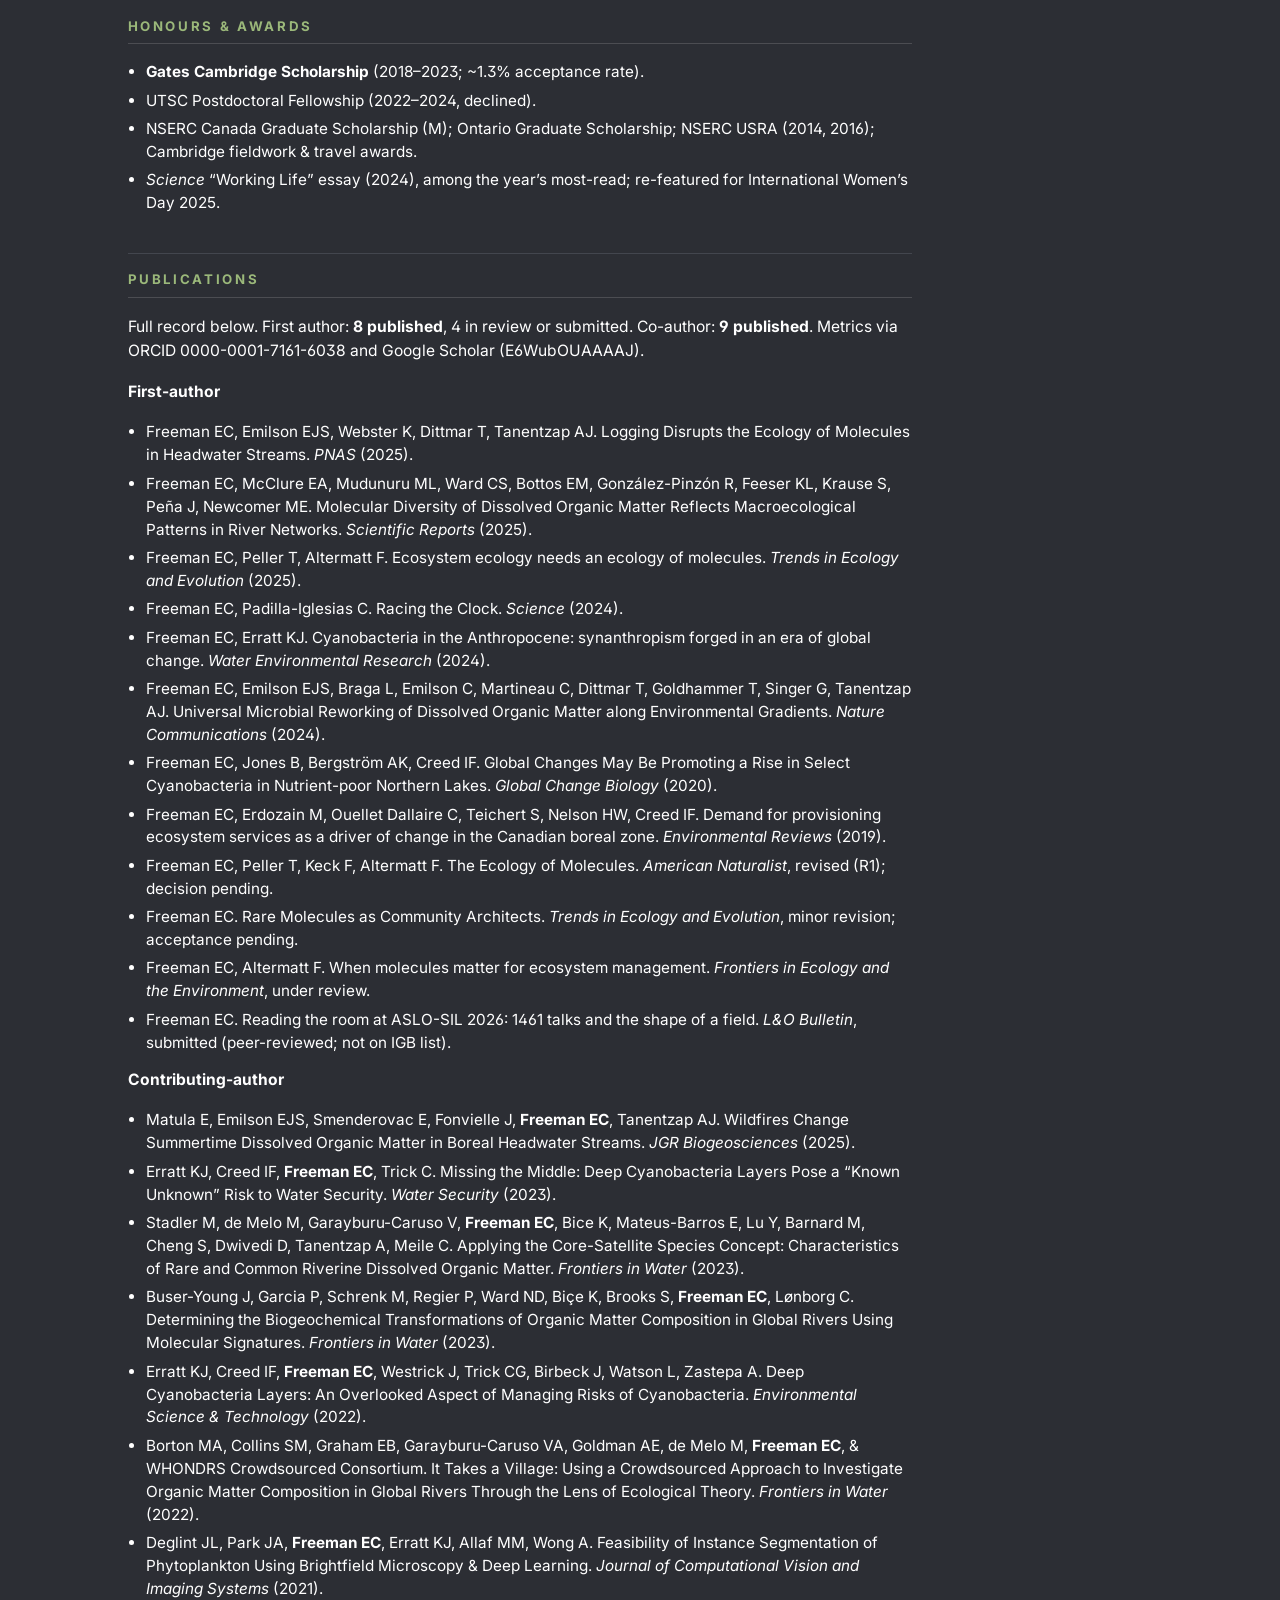
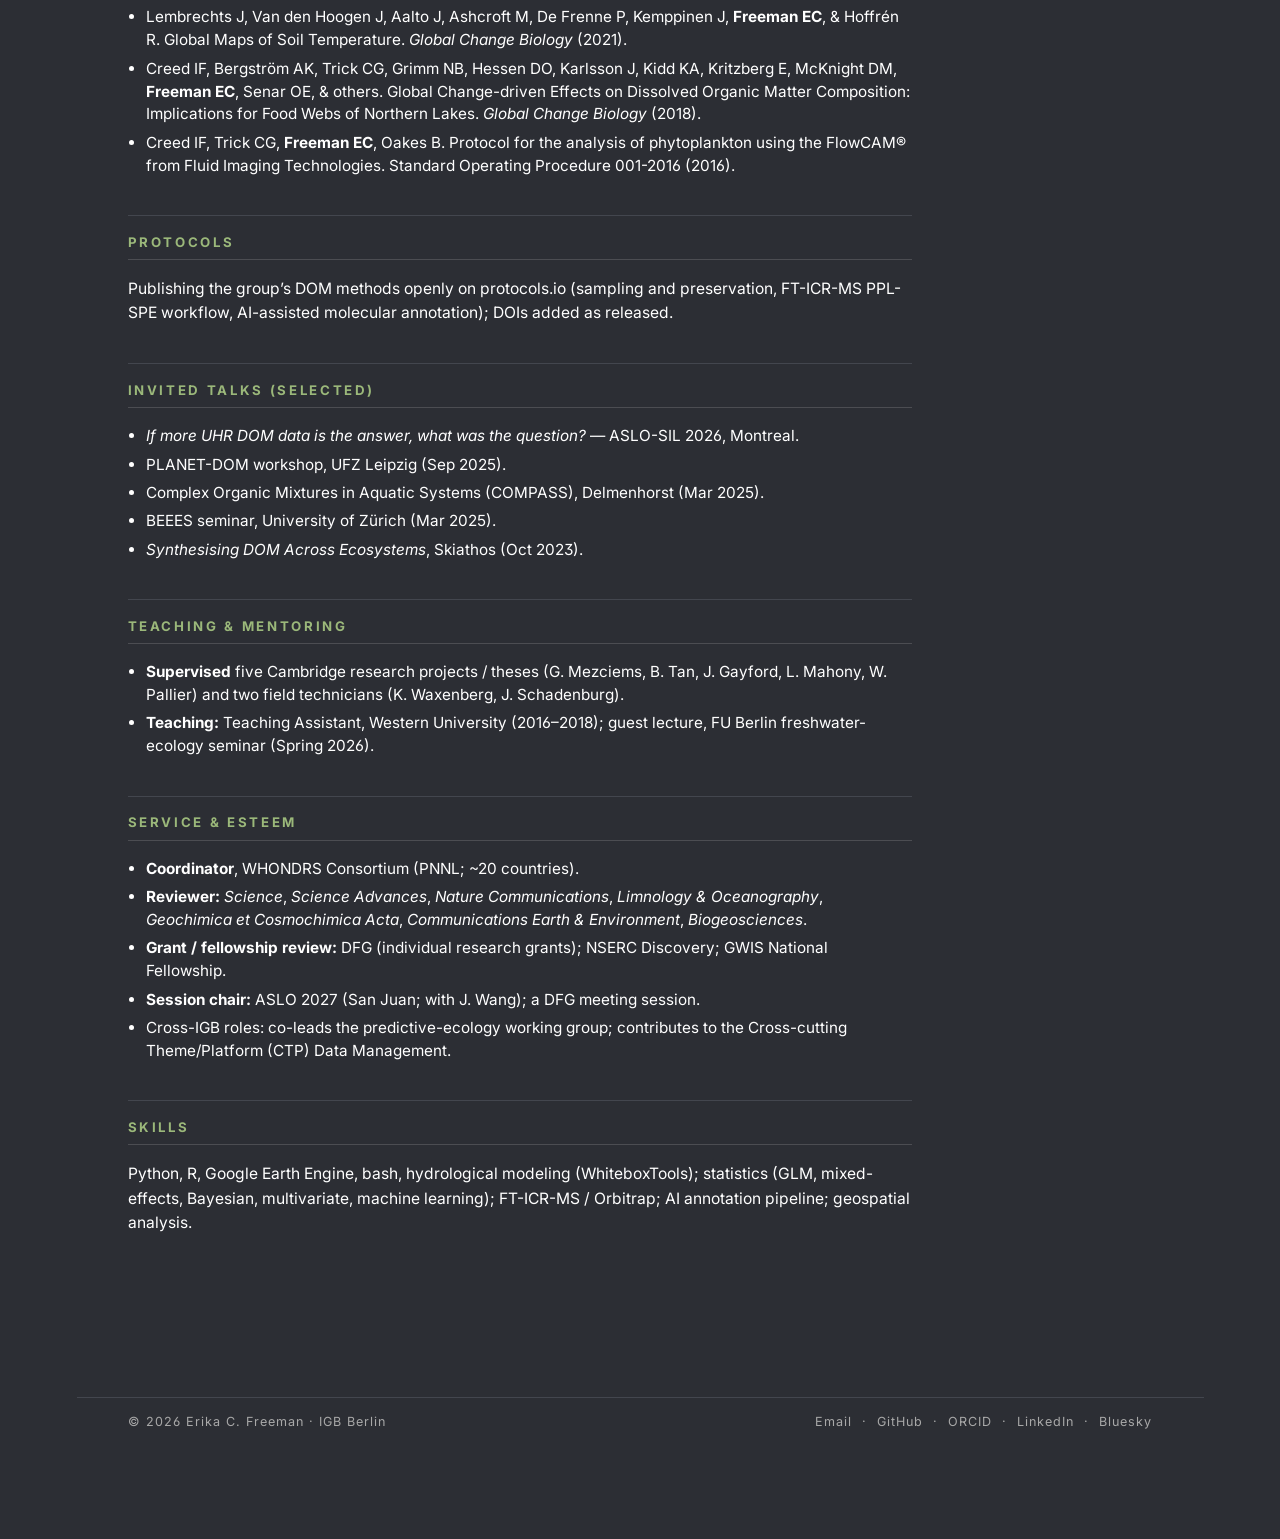
<file: cv.html>
<!DOCTYPE html>
<html xmlns="http://www.w3.org/1999/xhtml" lang="en" xml:lang="en"><head>

<meta charset="utf-8">
<meta name="generator" content="quarto-1.9.38">

<meta name="viewport" content="width=device-width, initial-scale=1.0, user-scalable=yes">

<meta name="description" content="Curriculum vitae of Dr.&nbsp;Erika C. Freeman, Junior Group Leader (Tenure Track) at IGB Berlin.">

<title>CV – Erika C. Freeman</title>
<style>
/* Default styles provided by pandoc.
** See https://pandoc.org/MANUAL.html#variables-for-html for config info.
*/
code{white-space: pre-wrap;}
span.smallcaps{font-variant: small-caps;}
div.columns{display: flex; gap: min(4vw, 1.5em);}
div.column{flex: auto; overflow-x: auto;}
div.hanging-indent{margin-left: 1.5em; text-indent: -1.5em;}
ul.task-list{list-style: none;}
ul.task-list li input[type="checkbox"] {
  width: 0.8em;
  margin: 0 0.8em 0.2em -1em; /* quarto-specific, see https://github.com/quarto-dev/quarto-cli/issues/4556 */ 
  vertical-align: middle;
}
</style>


<script src="site_libs/quarto-nav/quarto-nav.js"></script>
<script src="site_libs/clipboard/clipboard.min.js"></script>
<script src="site_libs/quarto-search/autocomplete.umd.js"></script>
<script src="site_libs/quarto-search/fuse.min.js"></script>
<script src="site_libs/quarto-search/quarto-search.js"></script>
<meta name="quarto:offset" content="./">
<link href="./assets/favicon.png" rel="icon" type="image/png">
<script src="site_libs/quarto-html/quarto.js" type="module"></script>
<script src="site_libs/quarto-html/tabsets/tabsets.js" type="module"></script>
<script src="site_libs/quarto-html/popper.min.js"></script>
<script src="site_libs/quarto-html/tippy.umd.min.js"></script>
<link href="site_libs/quarto-html/tippy.css" rel="stylesheet">
<link href="site_libs/quarto-html/quarto-syntax-highlighting-dark-0a6b7249c26820e032cb0bd839ff02b1.css" rel="stylesheet" id="quarto-text-highlighting-styles">
<script src="site_libs/bootstrap/bootstrap.min.js"></script>
<link href="site_libs/bootstrap/bootstrap-icons.css" rel="stylesheet">
<link href="site_libs/bootstrap/bootstrap-fb23849cccbf9d94a22ecebfcdfe4fb3.min.css" rel="stylesheet" append-hash="true" id="quarto-bootstrap" data-mode="dark">
<script id="quarto-search-options" type="application/json">{
  "location": "sidebar",
  "copy-button": false,
  "collapse-after": 3,
  "panel-placement": "start",
  "type": "textbox",
  "limit": 50,
  "keyboard-shortcut": [
    "f",
    "/",
    "s"
  ],
  "show-item-context": false,
  "language": {
    "search-no-results-text": "No results",
    "search-matching-documents-text": "matching documents",
    "search-copy-link-title": "Copy link to search",
    "search-hide-matches-text": "Hide additional matches",
    "search-more-match-text": "more match in this document",
    "search-more-matches-text": "more matches in this document",
    "search-clear-button-title": "Clear",
    "search-text-placeholder": "",
    "search-detached-cancel-button-title": "Cancel",
    "search-submit-button-title": "Submit",
    "search-label": "Search"
  }
}</script>
<link rel="preconnect" href="https://fonts.googleapis.com">
<link rel="preconnect" href="https://fonts.gstatic.com" crossorigin="">
<link href="https://fonts.googleapis.com/css2?family=Inter:wght@400;500;600;700;800&amp;display=swap" rel="stylesheet">
<link rel="stylesheet" href="https://cdn.jsdelivr.net/npm/bootstrap-icons@1.11.3/font/bootstrap-icons.css">


<link rel="stylesheet" href="styles.css">
<meta property="og:title" content="CV">
<meta property="og:description" content="Curriculum vitae of Dr.&nbsp;Erika C. Freeman, Junior Group Leader (Tenure Track) at IGB Berlin.">
<meta property="og:image" content="https://erikafreeman.github.io/website/assets/portrait.jpg">
<meta property="og:site_name" content="Erika C. Freeman">
<meta name="twitter:title" content="CV">
<meta name="twitter:description" content="Curriculum vitae of Dr.&nbsp;Erika C. Freeman, Junior Group Leader (Tenure Track) at IGB Berlin.">
<meta name="twitter:image" content="https://erikafreeman.github.io/website/assets/portrait.jpg">
<meta name="twitter:card" content="summary_large_image">
  <link rel="canonical" href="https://erikafreeman.github.io/website/cv.html">
</head>

<body class="quarto-light">

<div id="quarto-search-results"></div>
<!-- content -->
<div id="quarto-content" class="quarto-container page-columns page-rows-contents page-layout-full">
<!-- sidebar -->
<!-- margin-sidebar -->
    <div id="quarto-margin-sidebar" class="sidebar margin-sidebar">
    <div class="quarto-alternate-formats"><h2>Other Formats</h2><ul><li><a href="cv.pdf"><i class="bi bi-file-pdf"></i>Typst</a></li></ul></div></div>
<!-- main -->
<main class="content column-page-left" id="quarto-document-content"><header id="title-block-header" class="quarto-title-block"></header>
<header class="masthead">

  <div class="masthead-name">

    <a href="./">Erika C. Freeman</a>

  </div>

  <nav class="masthead-nav" aria-label="Sections">

    <a href="./">About</a>

    <a href="projects.html">Projects</a>

    <a href="publications.html">Publications</a>

    <a href="protocols.html">Protocols</a>

    <a href="cv.html">CV</a>

    <a href="contact.html">Contact</a>

  </nav>

</header>





<!-- GENERATED by scripts/build.py from data/cv.yml + data/publications.yml. -->
<section id="erika-c.-freeman" class="level1 cv-name cv-page">
<h1 class="cv-name">Erika C. Freeman</h1>
<p><span class="cv-tagline">Junior Group Leader (Tenure Track), IGB Berlin</span></p>
<p><span class="cv-meta">erika.freeman@igb-berlin.de · ORCID 0000-0001-7161-6038 · Google Scholar E6WubOUAAAAJ · erikacfreeman.com · Swiss &amp; Canadian citizen · English (native), German (fluent, B2–C1), French (basic), Spanish (basic)</span></p>
<p><a href="cv.pdf" class="cv-download">Download PDF</a></p>
<section id="current-position" class="level2">
<h2 data-anchor-id="current-position">Current position</h2>
<p><strong>Junior Group Leader (Tenure Track)</strong> — group <em>Aquatic Biogeochemistry of Carbon</em> (ABC Lab), Leibniz-Institute of Freshwater Ecology and Inland Fisheries (IGB), Department 1 (Ecohydrology &amp; Biogeochemistry); Programme Area 4. Since <strong>January 2026</strong>. Research programme: the <em>ecology of molecules</em> — dissolved organic matter (DOM) at molecular resolution (FT-ICR-MS) to predict and manage carbon-climate feedbacks and water quality.</p>
</section>
<section id="appointments" class="level2">
<h2 data-anchor-id="appointments">Appointments</h2>
<table class="caption-top table">
<colgroup>
<col style="width: 33%">
<col style="width: 33%">
<col style="width: 33%">
</colgroup>
<thead>
<tr class="header">
<th>Role</th>
<th>Institution</th>
<th>Dates</th>
</tr>
</thead>
<tbody>
<tr class="odd">
<td>Postdoctoral Researcher (with F. Altermatt)</td>
<td>Eawag (ETH Domain) &amp; University of Zürich</td>
<td>2023–2025</td>
</tr>
<tr class="even">
<td>Remote Team Facilitator, WHONDRS Consortium</td>
<td>PNNL (international, ~20 countries)</td>
<td>2021–present</td>
</tr>
<tr class="odd">
<td>Program Coordinator, NSERC CREATE ABATE</td>
<td>(5-country)</td>
<td>2016–2018</td>
</tr>
<tr class="even">
<td>Team Coordinator, Boreal 2050</td>
<td>Cdn. Network for Aquatic Ecosystem Services</td>
<td>2016–2018</td>
</tr>
<tr class="odd">
<td>Research Assistant</td>
<td>Western University</td>
<td>2013–2016</td>
</tr>
</tbody>
</table>
</section>
<section id="education" class="level2">
<h2 data-anchor-id="education">Education</h2>
<table class="caption-top table">
<colgroup>
<col style="width: 25%">
<col style="width: 25%">
<col style="width: 25%">
<col style="width: 25%">
</colgroup>
<thead>
<tr class="header">
<th>Degree</th>
<th>Institution</th>
<th>Date</th>
<th>Supervisor(s)</th>
</tr>
</thead>
<tbody>
<tr class="odd">
<td>PhD, Plant Sciences</td>
<td>University of Cambridge</td>
<td>defended Apr 2023</td>
<td>A. Tanentzap; E. Emilson (Canadian Forest Service)</td>
</tr>
<tr class="even">
<td>MSc, Geography / Global Health Systems</td>
<td>Western University</td>
<td>2018</td>
<td>I. Creed</td>
</tr>
<tr class="odd">
<td>BSc, Environmental Science</td>
<td>Western University</td>
<td>2016</td>
<td></td>
</tr>
</tbody>
</table>
</section>
<section id="research-funding-analytical-awards" class="level2">
<h2 data-anchor-id="research-funding-analytical-awards">Research funding &amp; analytical awards</h2>
<ul>
<li><strong>DOE EMSL CAM #62138</strong> (<em>Molecular Fingerprints of Metal Fate</em>), sole PI — <strong>approved Feb 2026</strong>; free PNNL FT-ICR-MS / NMR / multi-omics access.</li>
<li><strong>DOE EMSL FICUS #62211</strong> (<em>AI-Enabled Phytomining of Critical Minerals</em>), co-PI with N. Jafari (Texas A&amp;M) — <strong>invited to full proposal, Mar 2026</strong>.</li>
<li><strong>IGB start-up budget</strong> €50,000.</li>
<li><em>Applications in preparation:</em> DFG Sachbeihilfe TRACE (Sept 2026); DFG Emmy Noether / FreshDreaMS; ERC Starting Grant WATERMARK (2027); Leibniz Junior Research Group VITALS (Mar 2028).</li>
</ul>
</section>
<section id="honours-awards" class="level2">
<h2 data-anchor-id="honours-awards">Honours &amp; awards</h2>
<ul>
<li><strong>Gates Cambridge Scholarship</strong> (2018–2023; ~1.3% acceptance rate).</li>
<li>UTSC Postdoctoral Fellowship (2022–2024, declined).</li>
<li>NSERC Canada Graduate Scholarship (M); Ontario Graduate Scholarship; NSERC USRA (2014, 2016); Cambridge fieldwork &amp; travel awards.</li>
<li><em>Science</em> “Working Life” essay (2024), among the year’s most-read; re-featured for International Women’s Day 2025.</li>
</ul>
</section>
<section id="publications" class="level2">
<h2 data-anchor-id="publications">Publications</h2>
<p>Full record below. First author: <strong>8 published</strong>, 4 in review or submitted. Co-author: <strong>9 published</strong>. Metrics via ORCID 0000-0001-7161-6038 and Google Scholar (E6WubOUAAAAJ).</p>
<p><strong>First-author</strong></p>
<ul>
<li>Freeman EC, Emilson EJS, Webster K, Dittmar T, Tanentzap AJ. Logging Disrupts the Ecology of Molecules in Headwater Streams. <em>PNAS</em> (2025).</li>
<li>Freeman EC, McClure EA, Mudunuru ML, Ward CS, Bottos EM, González-Pinzón R, Feeser KL, Krause S, Peña J, Newcomer ME. Molecular Diversity of Dissolved Organic Matter Reflects Macroecological Patterns in River Networks. <em>Scientific Reports</em> (2025).</li>
<li>Freeman EC, Peller T, Altermatt F. Ecosystem ecology needs an ecology of molecules. <em>Trends in Ecology and Evolution</em> (2025).</li>
<li>Freeman EC, Padilla-Iglesias C. Racing the Clock. <em>Science</em> (2024).</li>
<li>Freeman EC, Erratt KJ. Cyanobacteria in the Anthropocene: synanthropism forged in an era of global change. <em>Water Environmental Research</em> (2024).</li>
<li>Freeman EC, Emilson EJS, Braga L, Emilson C, Martineau C, Dittmar T, Goldhammer T, Singer G, Tanentzap AJ. Universal Microbial Reworking of Dissolved Organic Matter along Environmental Gradients. <em>Nature Communications</em> (2024).</li>
<li>Freeman EC, Jones B, Bergström AK, Creed IF. Global Changes May Be Promoting a Rise in Select Cyanobacteria in Nutrient-poor Northern Lakes. <em>Global Change Biology</em> (2020).</li>
<li>Freeman EC, Erdozain M, Ouellet Dallaire C, Teichert S, Nelson HW, Creed IF. Demand for provisioning ecosystem services as a driver of change in the Canadian boreal zone. <em>Environmental Reviews</em> (2019).</li>
<li>Freeman EC, Peller T, Keck F, Altermatt F. The Ecology of Molecules. <em>American Naturalist</em>, revised (R1); decision pending.</li>
<li>Freeman EC. Rare Molecules as Community Architects. <em>Trends in Ecology and Evolution</em>, minor revision; acceptance pending.</li>
<li>Freeman EC, Altermatt F. When molecules matter for ecosystem management. <em>Frontiers in Ecology and the Environment</em>, under review.</li>
<li>Freeman EC. Reading the room at ASLO-SIL 2026: 1461 talks and the shape of a field. <em>L&amp;O Bulletin</em>, submitted (peer-reviewed; not on IGB list).</li>
</ul>
<p><strong>Contributing-author</strong></p>
<ul>
<li>Matula E, Emilson EJS, Smenderovac E, Fonvielle J, <strong>Freeman EC</strong>, Tanentzap AJ. Wildfires Change Summertime Dissolved Organic Matter in Boreal Headwater Streams. <em>JGR Biogeosciences</em> (2025).</li>
<li>Erratt KJ, Creed IF, <strong>Freeman EC</strong>, Trick C. Missing the Middle: Deep Cyanobacteria Layers Pose a “Known Unknown” Risk to Water Security. <em>Water Security</em> (2023).</li>
<li>Stadler M, de Melo M, Garayburu-Caruso V, <strong>Freeman EC</strong>, Bice K, Mateus-Barros E, Lu Y, Barnard M, Cheng S, Dwivedi D, Tanentzap A, Meile C. Applying the Core-Satellite Species Concept: Characteristics of Rare and Common Riverine Dissolved Organic Matter. <em>Frontiers in Water</em> (2023).</li>
<li>Buser-Young J, Garcia P, Schrenk M, Regier P, Ward ND, Biçe K, Brooks S, <strong>Freeman EC</strong>, Lønborg C. Determining the Biogeochemical Transformations of Organic Matter Composition in Global Rivers Using Molecular Signatures. <em>Frontiers in Water</em> (2023).</li>
<li>Erratt KJ, Creed IF, <strong>Freeman EC</strong>, Westrick J, Trick CG, Birbeck J, Watson L, Zastepa A. Deep Cyanobacteria Layers: An Overlooked Aspect of Managing Risks of Cyanobacteria. <em>Environmental Science &amp; Technology</em> (2022).</li>
<li>Borton MA, Collins SM, Graham EB, Garayburu-Caruso VA, Goldman AE, de Melo M, <strong>Freeman EC</strong>, &amp; WHONDRS Crowdsourced Consortium. It Takes a Village: Using a Crowdsourced Approach to Investigate Organic Matter Composition in Global Rivers Through the Lens of Ecological Theory. <em>Frontiers in Water</em> (2022).</li>
<li>Deglint JL, Park JA, <strong>Freeman EC</strong>, Erratt KJ, Allaf MM, Wong A. Feasibility of Instance Segmentation of Phytoplankton Using Brightfield Microscopy &amp; Deep Learning. <em>Journal of Computational Vision and Imaging Systems</em> (2021).</li>
<li>Lembrechts J, Van den Hoogen J, Aalto J, Ashcroft M, De Frenne P, Kemppinen J, <strong>Freeman EC</strong>, &amp; Hoffrén R. Global Maps of Soil Temperature. <em>Global Change Biology</em> (2021).</li>
<li>Creed IF, Bergström AK, Trick CG, Grimm NB, Hessen DO, Karlsson J, Kidd KA, Kritzberg E, McKnight DM, <strong>Freeman EC</strong>, Senar OE, &amp; others. Global Change-driven Effects on Dissolved Organic Matter Composition: Implications for Food Webs of Northern Lakes. <em>Global Change Biology</em> (2018).</li>
<li>Creed IF, Trick CG, <strong>Freeman EC</strong>, Oakes B. Protocol for the analysis of phytoplankton using the FlowCAM® from Fluid Imaging Technologies. Standard Operating Procedure 001-2016 (2016).</li>
</ul>
</section>
<section id="protocols" class="level2">
<h2 data-anchor-id="protocols">Protocols</h2>
<p>Publishing the group’s DOM methods openly on protocols.io (sampling and preservation, FT-ICR-MS PPL-SPE workflow, AI-assisted molecular annotation); DOIs added as released.</p>
</section>
<section id="invited-talks-selected" class="level2">
<h2 data-anchor-id="invited-talks-selected">Invited talks (selected)</h2>
<ul>
<li><em>If more UHR DOM data is the answer, what was the question?</em> — ASLO-SIL 2026, Montreal.</li>
<li>PLANET-DOM workshop, UFZ Leipzig (Sep 2025).</li>
<li>Complex Organic Mixtures in Aquatic Systems (COMPASS), Delmenhorst (Mar 2025).</li>
<li>BEEES seminar, University of Zürich (Mar 2025).</li>
<li><em>Synthesising DOM Across Ecosystems</em>, Skiathos (Oct 2023).</li>
</ul>
</section>
<section id="teaching-mentoring" class="level2">
<h2 data-anchor-id="teaching-mentoring">Teaching &amp; mentoring</h2>
<ul>
<li><strong>Supervised</strong> five Cambridge research projects / theses (G. Mezciems, B. Tan, J. Gayford, L. Mahony, W. Pallier) and two field technicians (K. Waxenberg, J. Schadenburg).</li>
<li><strong>Teaching:</strong> Teaching Assistant, Western University (2016–2018); guest lecture, FU Berlin freshwater-ecology seminar (Spring 2026).</li>
</ul>
</section>
<section id="service-esteem" class="level2">
<h2 data-anchor-id="service-esteem">Service &amp; esteem</h2>
<ul>
<li><strong>Coordinator</strong>, WHONDRS Consortium (PNNL; ~20 countries).</li>
<li><strong>Reviewer:</strong> <em>Science</em>, <em>Science Advances</em>, <em>Nature Communications</em>, <em>Limnology &amp; Oceanography</em>, <em>Geochimica et Cosmochimica Acta</em>, <em>Communications Earth &amp; Environment</em>, <em>Biogeosciences</em>.</li>
<li><strong>Grant / fellowship review:</strong> DFG (individual research grants); NSERC Discovery; GWIS National Fellowship.</li>
<li><strong>Session chair:</strong> ASLO 2027 (San Juan; with J. Wang); a DFG meeting session.</li>
<li>Cross-IGB roles: co-leads the predictive-ecology working group; contributes to the Cross-cutting Theme/Platform (CTP) Data Management.</li>
</ul>
</section>
<section id="skills" class="level2">
<h2 data-anchor-id="skills">Skills</h2>
<p>Python, R, Google Earth Engine, bash, hydrological modeling (WhiteboxTools); statistics (GLM, mixed-effects, Bayesian, multivariate, machine learning); FT-ICR-MS / Orbitrap; AI annotation pipeline; geospatial analysis.</p>
</section>
</section>



</main> <!-- /main -->
<footer class="colophon">

  <div class="colophon-left">

    © 2026 Erika C. Freeman · IGB Berlin

  </div>

  <div class="colophon-right">

    <a href="mailto:erika.freeman@igb-berlin.de">Email</a> &nbsp;·&nbsp;
    <a href="https://github.com/erikacfreeman">GitHub</a> &nbsp;·&nbsp;
    <a href="https://orcid.org/0000-0001-7161-6038">ORCID</a> &nbsp;·&nbsp;
    <a href="https://www.linkedin.com/in/erikacfreeman/">LinkedIn</a> &nbsp;·&nbsp;
    <a href="https://bsky.app/profile/erikacfreeman.bsky.social">Bluesky</a>

  </div>

</footer>

<script id="quarto-html-after-body" type="application/javascript">
  window.document.addEventListener("DOMContentLoaded", function (event) {
    const isCodeAnnotation = (el) => {
      for (const clz of el.classList) {
        if (clz.startsWith('code-annotation-')) {                     
          return true;
        }
      }
      return false;
    }
    const onCopySuccess = function(e) {
      // button target
      const button = e.trigger;
      // don't keep focus
      button.blur();
      // flash "checked"
      button.classList.add('code-copy-button-checked');
      var currentTitle = button.getAttribute("title");
      button.setAttribute("title", "Copied!");
      let tooltip;
      if (window.bootstrap) {
        button.setAttribute("data-bs-toggle", "tooltip");
        button.setAttribute("data-bs-placement", "left");
        button.setAttribute("data-bs-title", "Copied!");
        tooltip = new bootstrap.Tooltip(button, 
          { trigger: "manual", 
            customClass: "code-copy-button-tooltip",
            offset: [0, -8]});
        tooltip.show();    
      }
      setTimeout(function() {
        if (tooltip) {
          tooltip.hide();
          button.removeAttribute("data-bs-title");
          button.removeAttribute("data-bs-toggle");
          button.removeAttribute("data-bs-placement");
        }
        button.setAttribute("title", currentTitle);
        button.classList.remove('code-copy-button-checked');
      }, 1000);
      // clear code selection
      e.clearSelection();
    }
    const getTextToCopy = function(trigger) {
      const outerScaffold = trigger.parentElement.cloneNode(true);
      const codeEl = outerScaffold.querySelector('code');
      for (const childEl of codeEl.children) {
        if (isCodeAnnotation(childEl)) {
          childEl.remove();
        }
      }
      return codeEl.innerText;
    }
    const clipboard = new window.ClipboardJS('.code-copy-button:not([data-in-quarto-modal])', {
      text: getTextToCopy
    });
    clipboard.on('success', onCopySuccess);
    if (window.document.getElementById('quarto-embedded-source-code-modal')) {
      const clipboardModal = new window.ClipboardJS('.code-copy-button[data-in-quarto-modal]', {
        text: getTextToCopy,
        container: window.document.getElementById('quarto-embedded-source-code-modal')
      });
      clipboardModal.on('success', onCopySuccess);
    }
      var localhostRegex = new RegExp(/^(?:http|https):\/\/localhost\:?[0-9]*\//);
      var mailtoRegex = new RegExp(/^mailto:/);
        var filterRegex = new RegExp("https:\/\/erikafreeman\.github\.io\/website");
      var isInternal = (href) => {
          return filterRegex.test(href) || localhostRegex.test(href) || mailtoRegex.test(href);
      }
      // Inspect non-navigation links and adorn them if external
     var links = window.document.querySelectorAll('a[href]:not(.nav-link):not(.navbar-brand):not(.toc-action):not(.sidebar-link):not(.sidebar-item-toggle):not(.pagination-link):not(.no-external):not([aria-hidden]):not(.dropdown-item):not(.quarto-navigation-tool):not(.about-link)');
      for (var i=0; i<links.length; i++) {
        const link = links[i];
        if (!isInternal(link.href)) {
          // undo the damage that might have been done by quarto-nav.js in the case of
          // links that we want to consider external
          if (link.dataset.originalHref !== undefined) {
            link.href = link.dataset.originalHref;
          }
        }
      }
    function tippyHover(el, contentFn, onTriggerFn, onUntriggerFn) {
      const config = {
        allowHTML: true,
        maxWidth: 500,
        delay: 100,
        arrow: false,
        appendTo: function(el) {
            return el.parentElement;
        },
        interactive: true,
        interactiveBorder: 10,
        theme: 'quarto',
        placement: 'bottom-start',
      };
      if (contentFn) {
        config.content = contentFn;
      }
      if (onTriggerFn) {
        config.onTrigger = onTriggerFn;
      }
      if (onUntriggerFn) {
        config.onUntrigger = onUntriggerFn;
      }
      window.tippy(el, config); 
    }
    const noterefs = window.document.querySelectorAll('a[role="doc-noteref"]');
    for (var i=0; i<noterefs.length; i++) {
      const ref = noterefs[i];
      tippyHover(ref, function() {
        // use id or data attribute instead here
        let href = ref.getAttribute('data-footnote-href') || ref.getAttribute('href');
        try { href = new URL(href).hash; } catch {}
        const id = href.replace(/^#\/?/, "");
        const note = window.document.getElementById(id);
        if (note) {
          return note.innerHTML;
        } else {
          return "";
        }
      });
    }
    const xrefs = window.document.querySelectorAll('a.quarto-xref');
    const processXRef = (id, note) => {
      // Strip column container classes
      const stripColumnClz = (el) => {
        el.classList.remove("page-full", "page-columns");
        if (el.children) {
          for (const child of el.children) {
            stripColumnClz(child);
          }
        }
      }
      stripColumnClz(note)
      if (id === null || id.startsWith('sec-')) {
        // Special case sections, only their first couple elements
        const container = document.createElement("div");
        if (note.children && note.children.length > 2) {
          container.appendChild(note.children[0].cloneNode(true));
          for (let i = 1; i < note.children.length; i++) {
            const child = note.children[i];
            if (child.tagName === "P" && child.innerText === "") {
              continue;
            } else {
              container.appendChild(child.cloneNode(true));
              break;
            }
          }
          if (window.Quarto?.typesetMath) {
            window.Quarto.typesetMath(container);
          }
          return container.innerHTML
        } else {
          if (window.Quarto?.typesetMath) {
            window.Quarto.typesetMath(note);
          }
          return note.innerHTML;
        }
      } else {
        // Remove any anchor links if they are present
        const anchorLink = note.querySelector('a.anchorjs-link');
        if (anchorLink) {
          anchorLink.remove();
        }
        if (window.Quarto?.typesetMath) {
          window.Quarto.typesetMath(note);
        }
        if (note.classList.contains("callout")) {
          return note.outerHTML;
        } else {
          return note.innerHTML;
        }
      }
    }
    for (var i=0; i<xrefs.length; i++) {
      const xref = xrefs[i];
      tippyHover(xref, undefined, function(instance) {
        instance.disable();
        let url = xref.getAttribute('href');
        let hash = undefined; 
        if (url.startsWith('#')) {
          hash = url;
        } else {
          try { hash = new URL(url).hash; } catch {}
        }
        if (hash) {
          const id = hash.replace(/^#\/?/, "");
          const note = window.document.getElementById(id);
          if (note !== null) {
            try {
              const html = processXRef(id, note.cloneNode(true));
              instance.setContent(html);
            } finally {
              instance.enable();
              instance.show();
            }
          } else {
            // See if we can fetch this
            fetch(url.split('#')[0])
            .then(res => res.text())
            .then(html => {
              const parser = new DOMParser();
              const htmlDoc = parser.parseFromString(html, "text/html");
              const note = htmlDoc.getElementById(id);
              if (note !== null) {
                const html = processXRef(id, note);
                instance.setContent(html);
              } 
            }).finally(() => {
              instance.enable();
              instance.show();
            });
          }
        } else {
          // See if we can fetch a full url (with no hash to target)
          // This is a special case and we should probably do some content thinning / targeting
          fetch(url)
          .then(res => res.text())
          .then(html => {
            const parser = new DOMParser();
            const htmlDoc = parser.parseFromString(html, "text/html");
            const note = htmlDoc.querySelector('main.content');
            if (note !== null) {
              // This should only happen for chapter cross references
              // (since there is no id in the URL)
              // remove the first header
              if (note.children.length > 0 && note.children[0].tagName === "HEADER") {
                note.children[0].remove();
              }
              const html = processXRef(null, note);
              instance.setContent(html);
            } 
          }).finally(() => {
            instance.enable();
            instance.show();
          });
        }
      }, function(instance) {
      });
    }
        let selectedAnnoteEl;
        const selectorForAnnotation = ( cell, annotation) => {
          let cellAttr = 'data-code-cell="' + cell + '"';
          let lineAttr = 'data-code-annotation="' +  annotation + '"';
          const selector = 'span[' + cellAttr + '][' + lineAttr + ']';
          return selector;
        }
        const selectCodeLines = (annoteEl) => {
          const doc = window.document;
          const targetCell = annoteEl.getAttribute("data-target-cell");
          const targetAnnotation = annoteEl.getAttribute("data-target-annotation");
          const annoteSpan = window.document.querySelector(selectorForAnnotation(targetCell, targetAnnotation));
          const lines = annoteSpan.getAttribute("data-code-lines").split(",");
          const lineIds = lines.map((line) => {
            return targetCell + "-" + line;
          })
          let top = null;
          let height = null;
          let parent = null;
          if (lineIds.length > 0) {
              //compute the position of the single el (top and bottom and make a div)
              const el = window.document.getElementById(lineIds[0]);
              top = el.offsetTop;
              height = el.offsetHeight;
              parent = el.parentElement.parentElement;
            if (lineIds.length > 1) {
              const lastEl = window.document.getElementById(lineIds[lineIds.length - 1]);
              const bottom = lastEl.offsetTop + lastEl.offsetHeight;
              height = bottom - top;
            }
            if (top !== null && height !== null && parent !== null) {
              // cook up a div (if necessary) and position it 
              let div = window.document.getElementById("code-annotation-line-highlight");
              if (div === null) {
                div = window.document.createElement("div");
                div.setAttribute("id", "code-annotation-line-highlight");
                div.style.position = 'absolute';
                parent.appendChild(div);
              }
              div.style.top = top - 2 + "px";
              div.style.height = height + 4 + "px";
              div.style.left = 0;
              let gutterDiv = window.document.getElementById("code-annotation-line-highlight-gutter");
              if (gutterDiv === null) {
                gutterDiv = window.document.createElement("div");
                gutterDiv.setAttribute("id", "code-annotation-line-highlight-gutter");
                gutterDiv.style.position = 'absolute';
                const codeCell = window.document.getElementById(targetCell);
                const gutter = codeCell.querySelector('.code-annotation-gutter');
                gutter.appendChild(gutterDiv);
              }
              gutterDiv.style.top = top - 2 + "px";
              gutterDiv.style.height = height + 4 + "px";
            }
            selectedAnnoteEl = annoteEl;
          }
        };
        const unselectCodeLines = () => {
          const elementsIds = ["code-annotation-line-highlight", "code-annotation-line-highlight-gutter"];
          elementsIds.forEach((elId) => {
            const div = window.document.getElementById(elId);
            if (div) {
              div.remove();
            }
          });
          selectedAnnoteEl = undefined;
        };
          // Handle positioning of the toggle
      window.addEventListener(
        "resize",
        throttle(() => {
          elRect = undefined;
          if (selectedAnnoteEl) {
            selectCodeLines(selectedAnnoteEl);
          }
        }, 10)
      );
      function throttle(fn, ms) {
      let throttle = false;
      let timer;
        return (...args) => {
          if(!throttle) { // first call gets through
              fn.apply(this, args);
              throttle = true;
          } else { // all the others get throttled
              if(timer) clearTimeout(timer); // cancel #2
              timer = setTimeout(() => {
                fn.apply(this, args);
                timer = throttle = false;
              }, ms);
          }
        };
      }
        // Attach click handler to the DT
        const annoteDls = window.document.querySelectorAll('dt[data-target-cell]');
        for (const annoteDlNode of annoteDls) {
          annoteDlNode.addEventListener('click', (event) => {
            const clickedEl = event.target;
            if (clickedEl !== selectedAnnoteEl) {
              unselectCodeLines();
              const activeEl = window.document.querySelector('dt[data-target-cell].code-annotation-active');
              if (activeEl) {
                activeEl.classList.remove('code-annotation-active');
              }
              selectCodeLines(clickedEl);
              clickedEl.classList.add('code-annotation-active');
            } else {
              // Unselect the line
              unselectCodeLines();
              clickedEl.classList.remove('code-annotation-active');
            }
          });
        }
    const findCites = (el) => {
      const parentEl = el.parentElement;
      if (parentEl) {
        const cites = parentEl.dataset.cites;
        if (cites) {
          return {
            el,
            cites: cites.split(' ')
          };
        } else {
          return findCites(el.parentElement)
        }
      } else {
        return undefined;
      }
    };
    var bibliorefs = window.document.querySelectorAll('a[role="doc-biblioref"]');
    for (var i=0; i<bibliorefs.length; i++) {
      const ref = bibliorefs[i];
      const citeInfo = findCites(ref);
      if (citeInfo) {
        tippyHover(citeInfo.el, function() {
          var popup = window.document.createElement('div');
          citeInfo.cites.forEach(function(cite) {
            var citeDiv = window.document.createElement('div');
            citeDiv.classList.add('hanging-indent');
            citeDiv.classList.add('csl-entry');
            var biblioDiv = window.document.getElementById('ref-' + cite);
            if (biblioDiv) {
              citeDiv.innerHTML = biblioDiv.innerHTML;
            }
            popup.appendChild(citeDiv);
          });
          return popup.innerHTML;
        });
      }
    }
  });
  </script>
</div> <!-- /content -->
<footer class="footer">
  <div class="nav-footer">
    <div class="nav-footer-left">
      &nbsp;
    </div>   
    <div class="nav-footer-center">

</div>
    <div class="nav-footer-right">
      &nbsp;
    </div>
  </div>
</footer>




</body></html>
</file>
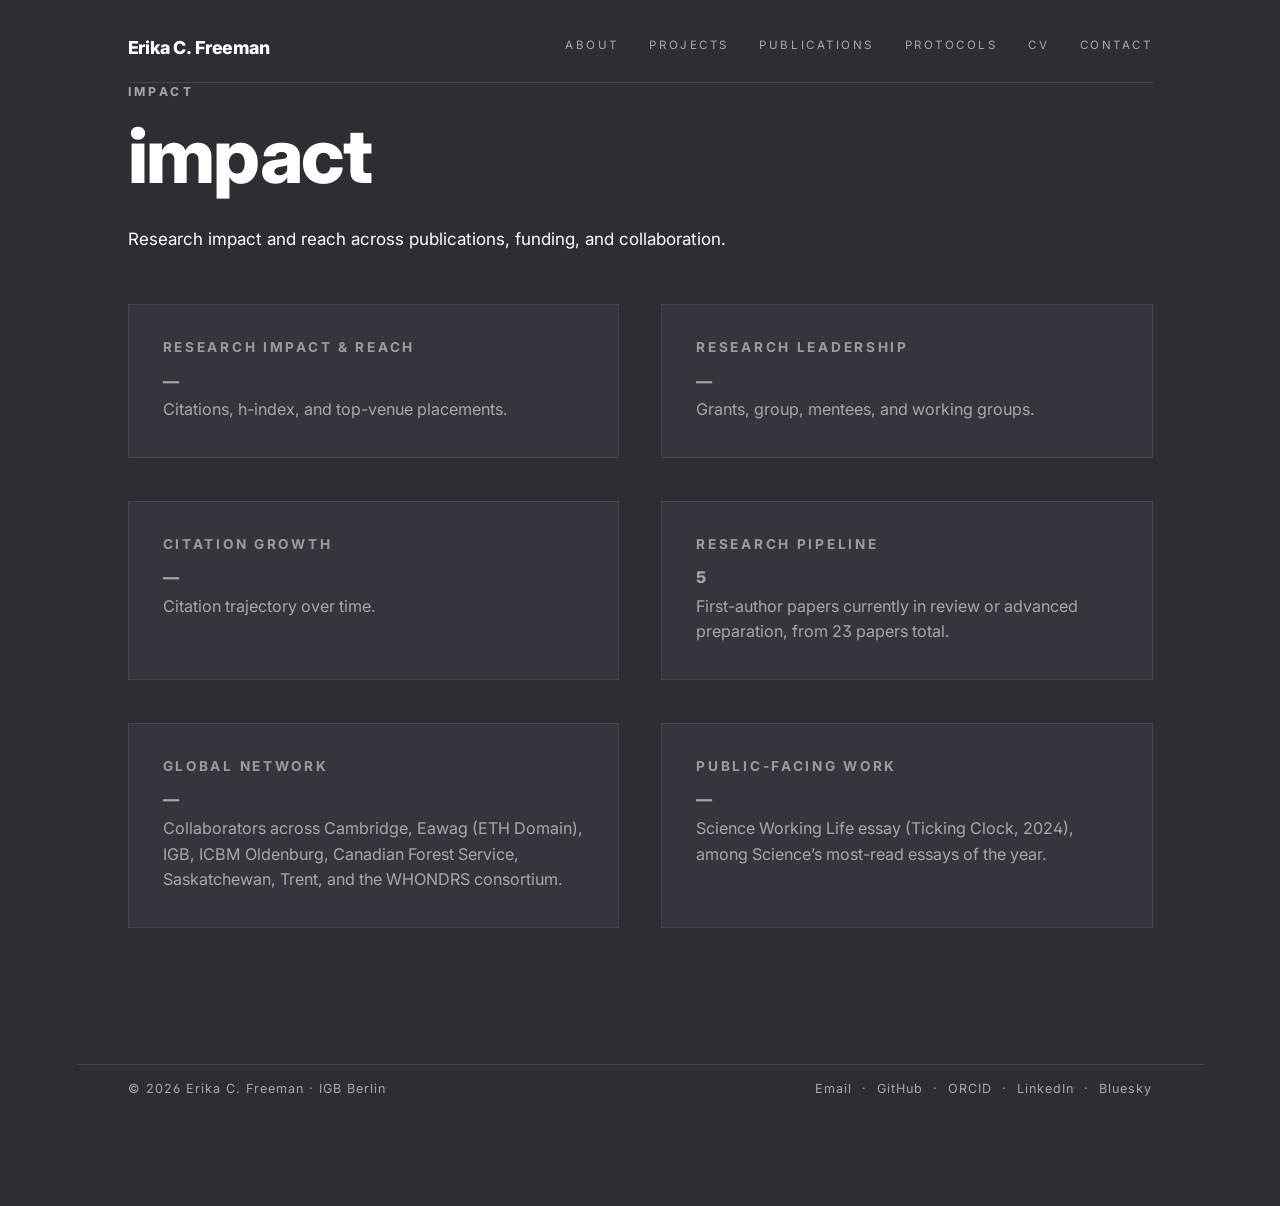
<file: impact.html>
<!DOCTYPE html>
<html xmlns="http://www.w3.org/1999/xhtml" lang="en" xml:lang="en"><head>

<meta charset="utf-8">
<meta name="generator" content="quarto-1.9.38">

<meta name="viewport" content="width=device-width, initial-scale=1.0, user-scalable=yes">

<meta name="description" content="Research impact and reach of Dr.&nbsp;Erika C. Freeman — publications, funding, collaboration, and public-facing work.">

<title>Impact – Erika C. Freeman</title>
<style>
/* Default styles provided by pandoc.
** See https://pandoc.org/MANUAL.html#variables-for-html for config info.
*/
code{white-space: pre-wrap;}
span.smallcaps{font-variant: small-caps;}
div.columns{display: flex; gap: min(4vw, 1.5em);}
div.column{flex: auto; overflow-x: auto;}
div.hanging-indent{margin-left: 1.5em; text-indent: -1.5em;}
ul.task-list{list-style: none;}
ul.task-list li input[type="checkbox"] {
  width: 0.8em;
  margin: 0 0.8em 0.2em -1em; /* quarto-specific, see https://github.com/quarto-dev/quarto-cli/issues/4556 */ 
  vertical-align: middle;
}
</style>


<script src="site_libs/quarto-nav/quarto-nav.js"></script>
<script src="site_libs/clipboard/clipboard.min.js"></script>
<script src="site_libs/quarto-search/autocomplete.umd.js"></script>
<script src="site_libs/quarto-search/fuse.min.js"></script>
<script src="site_libs/quarto-search/quarto-search.js"></script>
<meta name="quarto:offset" content="./">
<link href="./assets/favicon.png" rel="icon" type="image/png">
<script src="site_libs/quarto-html/quarto.js" type="module"></script>
<script src="site_libs/quarto-html/tabsets/tabsets.js" type="module"></script>
<script src="site_libs/quarto-html/popper.min.js"></script>
<script src="site_libs/quarto-html/tippy.umd.min.js"></script>
<link href="site_libs/quarto-html/tippy.css" rel="stylesheet">
<link href="site_libs/quarto-html/quarto-syntax-highlighting-dark-0a6b7249c26820e032cb0bd839ff02b1.css" rel="stylesheet" id="quarto-text-highlighting-styles">
<script src="site_libs/bootstrap/bootstrap.min.js"></script>
<link href="site_libs/bootstrap/bootstrap-icons.css" rel="stylesheet">
<link href="site_libs/bootstrap/bootstrap-fb23849cccbf9d94a22ecebfcdfe4fb3.min.css" rel="stylesheet" append-hash="true" id="quarto-bootstrap" data-mode="dark">
<script id="quarto-search-options" type="application/json">{
  "location": "sidebar",
  "copy-button": false,
  "collapse-after": 3,
  "panel-placement": "start",
  "type": "textbox",
  "limit": 50,
  "keyboard-shortcut": [
    "f",
    "/",
    "s"
  ],
  "show-item-context": false,
  "language": {
    "search-no-results-text": "No results",
    "search-matching-documents-text": "matching documents",
    "search-copy-link-title": "Copy link to search",
    "search-hide-matches-text": "Hide additional matches",
    "search-more-match-text": "more match in this document",
    "search-more-matches-text": "more matches in this document",
    "search-clear-button-title": "Clear",
    "search-text-placeholder": "",
    "search-detached-cancel-button-title": "Cancel",
    "search-submit-button-title": "Submit",
    "search-label": "Search"
  }
}</script>
<link rel="preconnect" href="https://fonts.googleapis.com">
<link rel="preconnect" href="https://fonts.gstatic.com" crossorigin="">
<link href="https://fonts.googleapis.com/css2?family=Inter:wght@400;500;600;700;800&amp;display=swap" rel="stylesheet">
<link rel="stylesheet" href="https://cdn.jsdelivr.net/npm/bootstrap-icons@1.11.3/font/bootstrap-icons.css">


<link rel="stylesheet" href="styles.css">
<meta property="og:title" content="Impact">
<meta property="og:description" content="Research impact and reach of Dr.&nbsp;Erika C. Freeman — publications, funding, collaboration, and public-facing work.">
<meta property="og:image" content="https://erikafreeman.github.io/website/assets/portrait.jpg">
<meta property="og:site_name" content="Erika C. Freeman">
<meta name="twitter:title" content="Impact">
<meta name="twitter:description" content="Research impact and reach of Dr.&nbsp;Erika C. Freeman — publications, funding, collaboration, and public-facing work.">
<meta name="twitter:image" content="https://erikafreeman.github.io/website/assets/portrait.jpg">
<meta name="twitter:card" content="summary_large_image">
  <link rel="canonical" href="https://erikafreeman.github.io/website/impact.html">
</head>

<body class="quarto-light">

<div id="quarto-search-results"></div>
<!-- content -->
<div id="quarto-content" class="quarto-container page-columns page-rows-contents page-layout-full">
<!-- sidebar -->
<!-- margin-sidebar -->
    
<!-- main -->
<main class="content column-page" id="quarto-document-content"><header id="title-block-header" class="quarto-title-block"></header>
<header class="masthead">

  <div class="masthead-name">

    <a href="./">Erika C. Freeman</a>

  </div>

  <nav class="masthead-nav" aria-label="Sections">

    <a href="./">About</a>

    <a href="projects.html">Projects</a>

    <a href="publications.html">Publications</a>

    <a href="protocols.html">Protocols</a>

    <a href="cv.html">CV</a>

    <a href="contact.html">Contact</a>

  </nav>

</header>





<div class="section-label">
<p>Impact</p>
</div>
<section id="impact" class="level1 section-title">
<h1 class="section-title">impact</h1>
<p>Research impact and reach across publications, funding, and collaboration.</p>
<div class="impact-grid">
<section id="research-impact-reach" class="level3 impact-block">
<h3 data-anchor-id="research-impact-reach">Research impact &amp; reach</h3>
<div class="impact-figure">
<p>—</p>
</div>
<p>Citations, h-index, and top-venue placements.</p>
</section>
<section id="research-leadership" class="level3 impact-block">
<h3 data-anchor-id="research-leadership">Research leadership</h3>
<div class="impact-figure">
<p>—</p>
</div>
<p>Grants, group, mentees, and working groups.</p>
</section>
<section id="citation-growth" class="level3 impact-block">
<h3 data-anchor-id="citation-growth">Citation growth</h3>
<div class="impact-figure">
<p>—</p>
</div>
<p>Citation trajectory over time.</p>
</section>
<section id="research-pipeline" class="level3 impact-block">
<h3 data-anchor-id="research-pipeline">Research pipeline</h3>
<div class="impact-figure">
<p>5</p>
</div>
<p>First-author papers currently in review or advanced preparation, from 23 papers total.</p>
</section>
<section id="global-network" class="level3 impact-block">
<h3 data-anchor-id="global-network">Global network</h3>
<div class="impact-figure">
<p>—</p>
</div>
<p>Collaborators across Cambridge, Eawag (ETH Domain), IGB, ICBM Oldenburg, Canadian Forest Service, Saskatchewan, Trent, and the WHONDRS consortium.</p>
</section>
<section id="public-facing-work" class="level3 impact-block">
<h3 data-anchor-id="public-facing-work">Public-facing work</h3>
<div class="impact-figure">
<p>—</p>
</div>
<p>Science Working Life essay (Ticking Clock, 2024), among Science’s most-read essays of the year.</p>
</section>
</div>


</section>

</main> <!-- /main -->
<footer class="colophon">

  <div class="colophon-left">

    © 2026 Erika C. Freeman · IGB Berlin

  </div>

  <div class="colophon-right">

    <a href="mailto:erika.freeman@igb-berlin.de">Email</a> &nbsp;·&nbsp;
    <a href="https://github.com/erikacfreeman">GitHub</a> &nbsp;·&nbsp;
    <a href="https://orcid.org/0000-0001-7161-6038">ORCID</a> &nbsp;·&nbsp;
    <a href="https://www.linkedin.com/in/erikacfreeman/">LinkedIn</a> &nbsp;·&nbsp;
    <a href="https://bsky.app/profile/erikacfreeman.bsky.social">Bluesky</a>

  </div>

</footer>

<script id="quarto-html-after-body" type="application/javascript">
  window.document.addEventListener("DOMContentLoaded", function (event) {
    const isCodeAnnotation = (el) => {
      for (const clz of el.classList) {
        if (clz.startsWith('code-annotation-')) {                     
          return true;
        }
      }
      return false;
    }
    const onCopySuccess = function(e) {
      // button target
      const button = e.trigger;
      // don't keep focus
      button.blur();
      // flash "checked"
      button.classList.add('code-copy-button-checked');
      var currentTitle = button.getAttribute("title");
      button.setAttribute("title", "Copied!");
      let tooltip;
      if (window.bootstrap) {
        button.setAttribute("data-bs-toggle", "tooltip");
        button.setAttribute("data-bs-placement", "left");
        button.setAttribute("data-bs-title", "Copied!");
        tooltip = new bootstrap.Tooltip(button, 
          { trigger: "manual", 
            customClass: "code-copy-button-tooltip",
            offset: [0, -8]});
        tooltip.show();    
      }
      setTimeout(function() {
        if (tooltip) {
          tooltip.hide();
          button.removeAttribute("data-bs-title");
          button.removeAttribute("data-bs-toggle");
          button.removeAttribute("data-bs-placement");
        }
        button.setAttribute("title", currentTitle);
        button.classList.remove('code-copy-button-checked');
      }, 1000);
      // clear code selection
      e.clearSelection();
    }
    const getTextToCopy = function(trigger) {
      const outerScaffold = trigger.parentElement.cloneNode(true);
      const codeEl = outerScaffold.querySelector('code');
      for (const childEl of codeEl.children) {
        if (isCodeAnnotation(childEl)) {
          childEl.remove();
        }
      }
      return codeEl.innerText;
    }
    const clipboard = new window.ClipboardJS('.code-copy-button:not([data-in-quarto-modal])', {
      text: getTextToCopy
    });
    clipboard.on('success', onCopySuccess);
    if (window.document.getElementById('quarto-embedded-source-code-modal')) {
      const clipboardModal = new window.ClipboardJS('.code-copy-button[data-in-quarto-modal]', {
        text: getTextToCopy,
        container: window.document.getElementById('quarto-embedded-source-code-modal')
      });
      clipboardModal.on('success', onCopySuccess);
    }
      var localhostRegex = new RegExp(/^(?:http|https):\/\/localhost\:?[0-9]*\//);
      var mailtoRegex = new RegExp(/^mailto:/);
        var filterRegex = new RegExp("https:\/\/erikafreeman\.github\.io\/website");
      var isInternal = (href) => {
          return filterRegex.test(href) || localhostRegex.test(href) || mailtoRegex.test(href);
      }
      // Inspect non-navigation links and adorn them if external
     var links = window.document.querySelectorAll('a[href]:not(.nav-link):not(.navbar-brand):not(.toc-action):not(.sidebar-link):not(.sidebar-item-toggle):not(.pagination-link):not(.no-external):not([aria-hidden]):not(.dropdown-item):not(.quarto-navigation-tool):not(.about-link)');
      for (var i=0; i<links.length; i++) {
        const link = links[i];
        if (!isInternal(link.href)) {
          // undo the damage that might have been done by quarto-nav.js in the case of
          // links that we want to consider external
          if (link.dataset.originalHref !== undefined) {
            link.href = link.dataset.originalHref;
          }
        }
      }
    function tippyHover(el, contentFn, onTriggerFn, onUntriggerFn) {
      const config = {
        allowHTML: true,
        maxWidth: 500,
        delay: 100,
        arrow: false,
        appendTo: function(el) {
            return el.parentElement;
        },
        interactive: true,
        interactiveBorder: 10,
        theme: 'quarto',
        placement: 'bottom-start',
      };
      if (contentFn) {
        config.content = contentFn;
      }
      if (onTriggerFn) {
        config.onTrigger = onTriggerFn;
      }
      if (onUntriggerFn) {
        config.onUntrigger = onUntriggerFn;
      }
      window.tippy(el, config); 
    }
    const noterefs = window.document.querySelectorAll('a[role="doc-noteref"]');
    for (var i=0; i<noterefs.length; i++) {
      const ref = noterefs[i];
      tippyHover(ref, function() {
        // use id or data attribute instead here
        let href = ref.getAttribute('data-footnote-href') || ref.getAttribute('href');
        try { href = new URL(href).hash; } catch {}
        const id = href.replace(/^#\/?/, "");
        const note = window.document.getElementById(id);
        if (note) {
          return note.innerHTML;
        } else {
          return "";
        }
      });
    }
    const xrefs = window.document.querySelectorAll('a.quarto-xref');
    const processXRef = (id, note) => {
      // Strip column container classes
      const stripColumnClz = (el) => {
        el.classList.remove("page-full", "page-columns");
        if (el.children) {
          for (const child of el.children) {
            stripColumnClz(child);
          }
        }
      }
      stripColumnClz(note)
      if (id === null || id.startsWith('sec-')) {
        // Special case sections, only their first couple elements
        const container = document.createElement("div");
        if (note.children && note.children.length > 2) {
          container.appendChild(note.children[0].cloneNode(true));
          for (let i = 1; i < note.children.length; i++) {
            const child = note.children[i];
            if (child.tagName === "P" && child.innerText === "") {
              continue;
            } else {
              container.appendChild(child.cloneNode(true));
              break;
            }
          }
          if (window.Quarto?.typesetMath) {
            window.Quarto.typesetMath(container);
          }
          return container.innerHTML
        } else {
          if (window.Quarto?.typesetMath) {
            window.Quarto.typesetMath(note);
          }
          return note.innerHTML;
        }
      } else {
        // Remove any anchor links if they are present
        const anchorLink = note.querySelector('a.anchorjs-link');
        if (anchorLink) {
          anchorLink.remove();
        }
        if (window.Quarto?.typesetMath) {
          window.Quarto.typesetMath(note);
        }
        if (note.classList.contains("callout")) {
          return note.outerHTML;
        } else {
          return note.innerHTML;
        }
      }
    }
    for (var i=0; i<xrefs.length; i++) {
      const xref = xrefs[i];
      tippyHover(xref, undefined, function(instance) {
        instance.disable();
        let url = xref.getAttribute('href');
        let hash = undefined; 
        if (url.startsWith('#')) {
          hash = url;
        } else {
          try { hash = new URL(url).hash; } catch {}
        }
        if (hash) {
          const id = hash.replace(/^#\/?/, "");
          const note = window.document.getElementById(id);
          if (note !== null) {
            try {
              const html = processXRef(id, note.cloneNode(true));
              instance.setContent(html);
            } finally {
              instance.enable();
              instance.show();
            }
          } else {
            // See if we can fetch this
            fetch(url.split('#')[0])
            .then(res => res.text())
            .then(html => {
              const parser = new DOMParser();
              const htmlDoc = parser.parseFromString(html, "text/html");
              const note = htmlDoc.getElementById(id);
              if (note !== null) {
                const html = processXRef(id, note);
                instance.setContent(html);
              } 
            }).finally(() => {
              instance.enable();
              instance.show();
            });
          }
        } else {
          // See if we can fetch a full url (with no hash to target)
          // This is a special case and we should probably do some content thinning / targeting
          fetch(url)
          .then(res => res.text())
          .then(html => {
            const parser = new DOMParser();
            const htmlDoc = parser.parseFromString(html, "text/html");
            const note = htmlDoc.querySelector('main.content');
            if (note !== null) {
              // This should only happen for chapter cross references
              // (since there is no id in the URL)
              // remove the first header
              if (note.children.length > 0 && note.children[0].tagName === "HEADER") {
                note.children[0].remove();
              }
              const html = processXRef(null, note);
              instance.setContent(html);
            } 
          }).finally(() => {
            instance.enable();
            instance.show();
          });
        }
      }, function(instance) {
      });
    }
        let selectedAnnoteEl;
        const selectorForAnnotation = ( cell, annotation) => {
          let cellAttr = 'data-code-cell="' + cell + '"';
          let lineAttr = 'data-code-annotation="' +  annotation + '"';
          const selector = 'span[' + cellAttr + '][' + lineAttr + ']';
          return selector;
        }
        const selectCodeLines = (annoteEl) => {
          const doc = window.document;
          const targetCell = annoteEl.getAttribute("data-target-cell");
          const targetAnnotation = annoteEl.getAttribute("data-target-annotation");
          const annoteSpan = window.document.querySelector(selectorForAnnotation(targetCell, targetAnnotation));
          const lines = annoteSpan.getAttribute("data-code-lines").split(",");
          const lineIds = lines.map((line) => {
            return targetCell + "-" + line;
          })
          let top = null;
          let height = null;
          let parent = null;
          if (lineIds.length > 0) {
              //compute the position of the single el (top and bottom and make a div)
              const el = window.document.getElementById(lineIds[0]);
              top = el.offsetTop;
              height = el.offsetHeight;
              parent = el.parentElement.parentElement;
            if (lineIds.length > 1) {
              const lastEl = window.document.getElementById(lineIds[lineIds.length - 1]);
              const bottom = lastEl.offsetTop + lastEl.offsetHeight;
              height = bottom - top;
            }
            if (top !== null && height !== null && parent !== null) {
              // cook up a div (if necessary) and position it 
              let div = window.document.getElementById("code-annotation-line-highlight");
              if (div === null) {
                div = window.document.createElement("div");
                div.setAttribute("id", "code-annotation-line-highlight");
                div.style.position = 'absolute';
                parent.appendChild(div);
              }
              div.style.top = top - 2 + "px";
              div.style.height = height + 4 + "px";
              div.style.left = 0;
              let gutterDiv = window.document.getElementById("code-annotation-line-highlight-gutter");
              if (gutterDiv === null) {
                gutterDiv = window.document.createElement("div");
                gutterDiv.setAttribute("id", "code-annotation-line-highlight-gutter");
                gutterDiv.style.position = 'absolute';
                const codeCell = window.document.getElementById(targetCell);
                const gutter = codeCell.querySelector('.code-annotation-gutter');
                gutter.appendChild(gutterDiv);
              }
              gutterDiv.style.top = top - 2 + "px";
              gutterDiv.style.height = height + 4 + "px";
            }
            selectedAnnoteEl = annoteEl;
          }
        };
        const unselectCodeLines = () => {
          const elementsIds = ["code-annotation-line-highlight", "code-annotation-line-highlight-gutter"];
          elementsIds.forEach((elId) => {
            const div = window.document.getElementById(elId);
            if (div) {
              div.remove();
            }
          });
          selectedAnnoteEl = undefined;
        };
          // Handle positioning of the toggle
      window.addEventListener(
        "resize",
        throttle(() => {
          elRect = undefined;
          if (selectedAnnoteEl) {
            selectCodeLines(selectedAnnoteEl);
          }
        }, 10)
      );
      function throttle(fn, ms) {
      let throttle = false;
      let timer;
        return (...args) => {
          if(!throttle) { // first call gets through
              fn.apply(this, args);
              throttle = true;
          } else { // all the others get throttled
              if(timer) clearTimeout(timer); // cancel #2
              timer = setTimeout(() => {
                fn.apply(this, args);
                timer = throttle = false;
              }, ms);
          }
        };
      }
        // Attach click handler to the DT
        const annoteDls = window.document.querySelectorAll('dt[data-target-cell]');
        for (const annoteDlNode of annoteDls) {
          annoteDlNode.addEventListener('click', (event) => {
            const clickedEl = event.target;
            if (clickedEl !== selectedAnnoteEl) {
              unselectCodeLines();
              const activeEl = window.document.querySelector('dt[data-target-cell].code-annotation-active');
              if (activeEl) {
                activeEl.classList.remove('code-annotation-active');
              }
              selectCodeLines(clickedEl);
              clickedEl.classList.add('code-annotation-active');
            } else {
              // Unselect the line
              unselectCodeLines();
              clickedEl.classList.remove('code-annotation-active');
            }
          });
        }
    const findCites = (el) => {
      const parentEl = el.parentElement;
      if (parentEl) {
        const cites = parentEl.dataset.cites;
        if (cites) {
          return {
            el,
            cites: cites.split(' ')
          };
        } else {
          return findCites(el.parentElement)
        }
      } else {
        return undefined;
      }
    };
    var bibliorefs = window.document.querySelectorAll('a[role="doc-biblioref"]');
    for (var i=0; i<bibliorefs.length; i++) {
      const ref = bibliorefs[i];
      const citeInfo = findCites(ref);
      if (citeInfo) {
        tippyHover(citeInfo.el, function() {
          var popup = window.document.createElement('div');
          citeInfo.cites.forEach(function(cite) {
            var citeDiv = window.document.createElement('div');
            citeDiv.classList.add('hanging-indent');
            citeDiv.classList.add('csl-entry');
            var biblioDiv = window.document.getElementById('ref-' + cite);
            if (biblioDiv) {
              citeDiv.innerHTML = biblioDiv.innerHTML;
            }
            popup.appendChild(citeDiv);
          });
          return popup.innerHTML;
        });
      }
    }
  });
  </script>
</div> <!-- /content -->
<footer class="footer">
  <div class="nav-footer">
    <div class="nav-footer-left">
      &nbsp;
    </div>   
    <div class="nav-footer-center">

</div>
    <div class="nav-footer-right">
      &nbsp;
    </div>
  </div>
</footer>




</body></html>
</file>
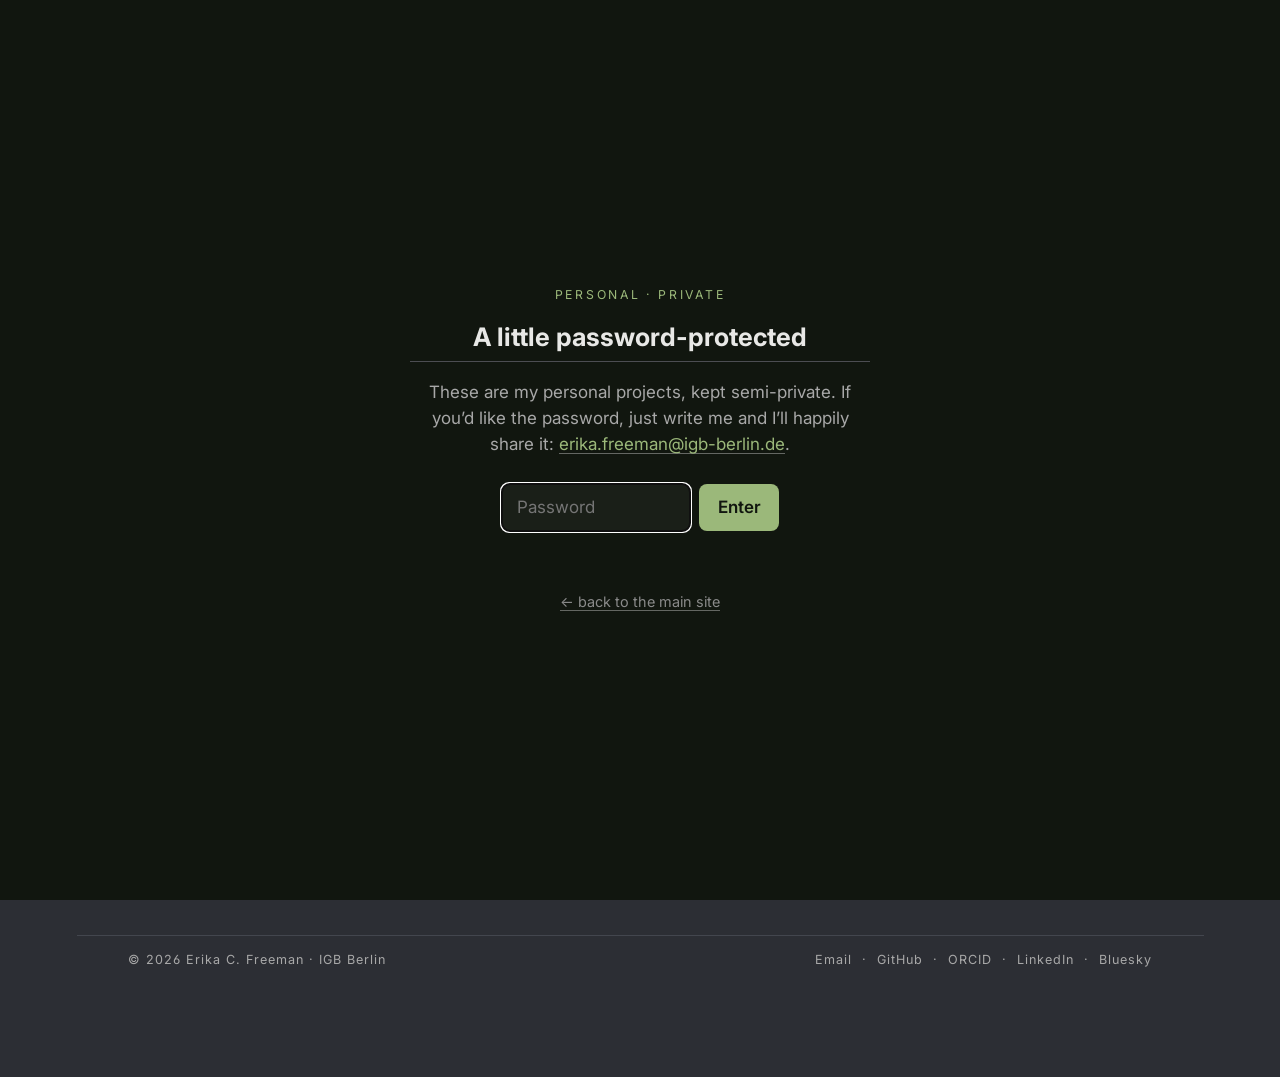
<file: personal.html>
<!DOCTYPE html>
<html xmlns="http://www.w3.org/1999/xhtml" lang="en" xml:lang="en"><head>

<meta charset="utf-8">
<meta name="generator" content="quarto-1.9.38">

<meta name="viewport" content="width=device-width, initial-scale=1.0, user-scalable=yes">

<meta name="description" content="Beyond the lab — adventure and travel logs and the Table of Contents dinner series. Private; write me for access.">

<title>Personal projects – Erika C. Freeman</title>
<style>
/* Default styles provided by pandoc.
** See https://pandoc.org/MANUAL.html#variables-for-html for config info.
*/
code{white-space: pre-wrap;}
span.smallcaps{font-variant: small-caps;}
div.columns{display: flex; gap: min(4vw, 1.5em);}
div.column{flex: auto; overflow-x: auto;}
div.hanging-indent{margin-left: 1.5em; text-indent: -1.5em;}
ul.task-list{list-style: none;}
ul.task-list li input[type="checkbox"] {
  width: 0.8em;
  margin: 0 0.8em 0.2em -1em; /* quarto-specific, see https://github.com/quarto-dev/quarto-cli/issues/4556 */ 
  vertical-align: middle;
}
</style>


<script src="site_libs/quarto-nav/quarto-nav.js"></script>
<script src="site_libs/clipboard/clipboard.min.js"></script>
<script src="site_libs/quarto-search/autocomplete.umd.js"></script>
<script src="site_libs/quarto-search/fuse.min.js"></script>
<script src="site_libs/quarto-search/quarto-search.js"></script>
<meta name="quarto:offset" content="./">
<link href="./assets/favicon.png" rel="icon" type="image/png">
<script src="site_libs/quarto-html/quarto.js" type="module"></script>
<script src="site_libs/quarto-html/tabsets/tabsets.js" type="module"></script>
<script src="site_libs/quarto-html/popper.min.js"></script>
<script src="site_libs/quarto-html/tippy.umd.min.js"></script>
<link href="site_libs/quarto-html/tippy.css" rel="stylesheet">
<link href="site_libs/quarto-html/quarto-syntax-highlighting-dark-0a6b7249c26820e032cb0bd839ff02b1.css" rel="stylesheet" id="quarto-text-highlighting-styles">
<script src="site_libs/bootstrap/bootstrap.min.js"></script>
<link href="site_libs/bootstrap/bootstrap-icons.css" rel="stylesheet">
<link href="site_libs/bootstrap/bootstrap-fb23849cccbf9d94a22ecebfcdfe4fb3.min.css" rel="stylesheet" append-hash="true" id="quarto-bootstrap" data-mode="dark">
<script id="quarto-search-options" type="application/json">{
  "location": "sidebar",
  "copy-button": false,
  "collapse-after": 3,
  "panel-placement": "start",
  "type": "textbox",
  "limit": 50,
  "keyboard-shortcut": [
    "f",
    "/",
    "s"
  ],
  "show-item-context": false,
  "language": {
    "search-no-results-text": "No results",
    "search-matching-documents-text": "matching documents",
    "search-copy-link-title": "Copy link to search",
    "search-hide-matches-text": "Hide additional matches",
    "search-more-match-text": "more match in this document",
    "search-more-matches-text": "more matches in this document",
    "search-clear-button-title": "Clear",
    "search-text-placeholder": "",
    "search-detached-cancel-button-title": "Cancel",
    "search-submit-button-title": "Submit",
    "search-label": "Search"
  }
}</script>
<meta name="robots" content="noindex, nofollow">
<script defer="" src="assets/personal-gate.js"></script>
<link rel="preconnect" href="https://fonts.googleapis.com">
<link rel="preconnect" href="https://fonts.gstatic.com" crossorigin="">
<link href="https://fonts.googleapis.com/css2?family=Inter:wght@400;500;600;700;800&amp;display=swap" rel="stylesheet">
<link rel="stylesheet" href="https://cdn.jsdelivr.net/npm/bootstrap-icons@1.11.3/font/bootstrap-icons.css">


<link rel="stylesheet" href="styles.css">
<meta property="og:title" content="Personal projects">
<meta property="og:description" content="Beyond the lab — adventure and travel logs and the Table of Contents dinner series. Private; write me for access.">
<meta property="og:image" content="https://erikafreeman.github.io/website/assets/projects/adventure.svg">
<meta property="og:site_name" content="Erika C. Freeman">
<meta property="og:image:alt" content="Stylised mountains with a winding trail leading to a summit">
<meta name="twitter:title" content="Personal projects">
<meta name="twitter:description" content="Beyond the lab — adventure and travel logs and the Table of Contents dinner series. Private; write me for access.">
<meta name="twitter:image" content="https://erikafreeman.github.io/website/assets/projects/adventure.svg">
<meta name="twitter:image:alt" content="Stylised mountains with a winding trail leading to a summit">
<meta name="twitter:card" content="summary_large_image">
  <link rel="canonical" href="https://erikafreeman.github.io/website/personal.html">
</head>

<body class="quarto-light">

<div id="quarto-search-results"></div>
<!-- content -->
<div id="quarto-content" class="quarto-container page-columns page-rows-contents page-layout-full">
<!-- sidebar -->
<!-- margin-sidebar -->
    
<!-- main -->
<main class="content column-page" id="quarto-document-content"><header id="title-block-header" class="quarto-title-block"></header>
<header class="masthead">

  <div class="masthead-name">

    <a href="./">Erika C. Freeman</a>

  </div>

  <nav class="masthead-nav" aria-label="Sections">

    <a href="./">About</a>

    <a href="projects.html">Projects</a>

    <a href="publications.html">Publications</a>

    <a href="protocols.html">Protocols</a>

    <a href="cv.html">CV</a>

    <a href="contact.html">Contact</a>

  </nav>

</header>





<div class="section-label">
<p>Personal projects</p>
</div>
<section id="off-the-clock" class="level1 section-title">
<h1 class="section-title">off the clock</h1>
<p>The things I make and chase when I’m not at the bench. Each opens its working folder in Drive.</p>
<div class="projects-grid">
  <a class="project-card" href="https://drive.google.com/drive/folders/15nowp-VkPrbWb-wEvvo4aWEtFuV0YZB_" target="_blank" rel="noopener">
    <div class="project-figure"><img src="assets/projects/adventure.svg" alt="Stylised mountains with a winding trail leading to a summit" loading="lazy" decoding="async"></div>
    <div class="project-body">
      <h2 class="project-title" data-anchor-id="off-the-clock">Adventure</h2>
      <p class="project-desc">Running, climbing, and the great out-the-door, currently training toward a sub-3:30 marathon. <span class="card-cta">Open in Drive →</span></p>
    </div>
  </a>
  <a class="project-card" href="https://drive.google.com/drive/folders/1vYOA1K6MltYL6QiZyjtnVZe0JX-jKdaZ" target="_blank" rel="noopener">
    <div class="project-figure"><img src="assets/projects/travel.svg" alt="Stylised globe with a dashed travel route between two pins" loading="lazy" decoding="async"></div>
    <div class="project-body">
      <h2 class="project-title">Travel</h2>
      <p class="project-desc">Field trips, conferences, and a deep love of Argentina. <span class="card-cta">Open in Drive →</span></p>
    </div>
  </a>
  <a class="project-card" href="https://drive.google.com/drive/folders/1qEL7wdN14cPtcwRmQ2yFl87FMbS-bCDh" target="_blank" rel="noopener">
    <div class="project-figure"><img src="assets/projects/citrus.svg" alt="Stylised green cross-section of a citrus fruit" loading="lazy" decoding="async"></div>
    <div class="project-body">
      <h2 class="project-title">Table of Contents</h2>
      <p class="project-desc">A themed dinner series with Juli. CITR·US is the citrus strand. <span class="card-cta">Open in Drive →</span></p>
    </div>
  </a>
</div>
<div class="personal-link">
<p><a href="projects.html">← Back to projects</a></p>
</div>


</section>

</main> <!-- /main -->
<footer class="colophon">

  <div class="colophon-left">

    © 2026 Erika C. Freeman · IGB Berlin

  </div>

  <div class="colophon-right">

    <a href="mailto:erika.freeman@igb-berlin.de">Email</a> &nbsp;·&nbsp;
    <a href="https://github.com/erikacfreeman">GitHub</a> &nbsp;·&nbsp;
    <a href="https://orcid.org/0000-0001-7161-6038">ORCID</a> &nbsp;·&nbsp;
    <a href="https://www.linkedin.com/in/erikacfreeman/">LinkedIn</a> &nbsp;·&nbsp;
    <a href="https://bsky.app/profile/erikacfreeman.bsky.social">Bluesky</a>

  </div>

</footer>

<script id="quarto-html-after-body" type="application/javascript">
  window.document.addEventListener("DOMContentLoaded", function (event) {
    const isCodeAnnotation = (el) => {
      for (const clz of el.classList) {
        if (clz.startsWith('code-annotation-')) {                     
          return true;
        }
      }
      return false;
    }
    const onCopySuccess = function(e) {
      // button target
      const button = e.trigger;
      // don't keep focus
      button.blur();
      // flash "checked"
      button.classList.add('code-copy-button-checked');
      var currentTitle = button.getAttribute("title");
      button.setAttribute("title", "Copied!");
      let tooltip;
      if (window.bootstrap) {
        button.setAttribute("data-bs-toggle", "tooltip");
        button.setAttribute("data-bs-placement", "left");
        button.setAttribute("data-bs-title", "Copied!");
        tooltip = new bootstrap.Tooltip(button, 
          { trigger: "manual", 
            customClass: "code-copy-button-tooltip",
            offset: [0, -8]});
        tooltip.show();    
      }
      setTimeout(function() {
        if (tooltip) {
          tooltip.hide();
          button.removeAttribute("data-bs-title");
          button.removeAttribute("data-bs-toggle");
          button.removeAttribute("data-bs-placement");
        }
        button.setAttribute("title", currentTitle);
        button.classList.remove('code-copy-button-checked');
      }, 1000);
      // clear code selection
      e.clearSelection();
    }
    const getTextToCopy = function(trigger) {
      const outerScaffold = trigger.parentElement.cloneNode(true);
      const codeEl = outerScaffold.querySelector('code');
      for (const childEl of codeEl.children) {
        if (isCodeAnnotation(childEl)) {
          childEl.remove();
        }
      }
      return codeEl.innerText;
    }
    const clipboard = new window.ClipboardJS('.code-copy-button:not([data-in-quarto-modal])', {
      text: getTextToCopy
    });
    clipboard.on('success', onCopySuccess);
    if (window.document.getElementById('quarto-embedded-source-code-modal')) {
      const clipboardModal = new window.ClipboardJS('.code-copy-button[data-in-quarto-modal]', {
        text: getTextToCopy,
        container: window.document.getElementById('quarto-embedded-source-code-modal')
      });
      clipboardModal.on('success', onCopySuccess);
    }
      var localhostRegex = new RegExp(/^(?:http|https):\/\/localhost\:?[0-9]*\//);
      var mailtoRegex = new RegExp(/^mailto:/);
        var filterRegex = new RegExp("https:\/\/erikafreeman\.github\.io\/website");
      var isInternal = (href) => {
          return filterRegex.test(href) || localhostRegex.test(href) || mailtoRegex.test(href);
      }
      // Inspect non-navigation links and adorn them if external
     var links = window.document.querySelectorAll('a[href]:not(.nav-link):not(.navbar-brand):not(.toc-action):not(.sidebar-link):not(.sidebar-item-toggle):not(.pagination-link):not(.no-external):not([aria-hidden]):not(.dropdown-item):not(.quarto-navigation-tool):not(.about-link)');
      for (var i=0; i<links.length; i++) {
        const link = links[i];
        if (!isInternal(link.href)) {
          // undo the damage that might have been done by quarto-nav.js in the case of
          // links that we want to consider external
          if (link.dataset.originalHref !== undefined) {
            link.href = link.dataset.originalHref;
          }
        }
      }
    function tippyHover(el, contentFn, onTriggerFn, onUntriggerFn) {
      const config = {
        allowHTML: true,
        maxWidth: 500,
        delay: 100,
        arrow: false,
        appendTo: function(el) {
            return el.parentElement;
        },
        interactive: true,
        interactiveBorder: 10,
        theme: 'quarto',
        placement: 'bottom-start',
      };
      if (contentFn) {
        config.content = contentFn;
      }
      if (onTriggerFn) {
        config.onTrigger = onTriggerFn;
      }
      if (onUntriggerFn) {
        config.onUntrigger = onUntriggerFn;
      }
      window.tippy(el, config); 
    }
    const noterefs = window.document.querySelectorAll('a[role="doc-noteref"]');
    for (var i=0; i<noterefs.length; i++) {
      const ref = noterefs[i];
      tippyHover(ref, function() {
        // use id or data attribute instead here
        let href = ref.getAttribute('data-footnote-href') || ref.getAttribute('href');
        try { href = new URL(href).hash; } catch {}
        const id = href.replace(/^#\/?/, "");
        const note = window.document.getElementById(id);
        if (note) {
          return note.innerHTML;
        } else {
          return "";
        }
      });
    }
    const xrefs = window.document.querySelectorAll('a.quarto-xref');
    const processXRef = (id, note) => {
      // Strip column container classes
      const stripColumnClz = (el) => {
        el.classList.remove("page-full", "page-columns");
        if (el.children) {
          for (const child of el.children) {
            stripColumnClz(child);
          }
        }
      }
      stripColumnClz(note)
      if (id === null || id.startsWith('sec-')) {
        // Special case sections, only their first couple elements
        const container = document.createElement("div");
        if (note.children && note.children.length > 2) {
          container.appendChild(note.children[0].cloneNode(true));
          for (let i = 1; i < note.children.length; i++) {
            const child = note.children[i];
            if (child.tagName === "P" && child.innerText === "") {
              continue;
            } else {
              container.appendChild(child.cloneNode(true));
              break;
            }
          }
          if (window.Quarto?.typesetMath) {
            window.Quarto.typesetMath(container);
          }
          return container.innerHTML
        } else {
          if (window.Quarto?.typesetMath) {
            window.Quarto.typesetMath(note);
          }
          return note.innerHTML;
        }
      } else {
        // Remove any anchor links if they are present
        const anchorLink = note.querySelector('a.anchorjs-link');
        if (anchorLink) {
          anchorLink.remove();
        }
        if (window.Quarto?.typesetMath) {
          window.Quarto.typesetMath(note);
        }
        if (note.classList.contains("callout")) {
          return note.outerHTML;
        } else {
          return note.innerHTML;
        }
      }
    }
    for (var i=0; i<xrefs.length; i++) {
      const xref = xrefs[i];
      tippyHover(xref, undefined, function(instance) {
        instance.disable();
        let url = xref.getAttribute('href');
        let hash = undefined; 
        if (url.startsWith('#')) {
          hash = url;
        } else {
          try { hash = new URL(url).hash; } catch {}
        }
        if (hash) {
          const id = hash.replace(/^#\/?/, "");
          const note = window.document.getElementById(id);
          if (note !== null) {
            try {
              const html = processXRef(id, note.cloneNode(true));
              instance.setContent(html);
            } finally {
              instance.enable();
              instance.show();
            }
          } else {
            // See if we can fetch this
            fetch(url.split('#')[0])
            .then(res => res.text())
            .then(html => {
              const parser = new DOMParser();
              const htmlDoc = parser.parseFromString(html, "text/html");
              const note = htmlDoc.getElementById(id);
              if (note !== null) {
                const html = processXRef(id, note);
                instance.setContent(html);
              } 
            }).finally(() => {
              instance.enable();
              instance.show();
            });
          }
        } else {
          // See if we can fetch a full url (with no hash to target)
          // This is a special case and we should probably do some content thinning / targeting
          fetch(url)
          .then(res => res.text())
          .then(html => {
            const parser = new DOMParser();
            const htmlDoc = parser.parseFromString(html, "text/html");
            const note = htmlDoc.querySelector('main.content');
            if (note !== null) {
              // This should only happen for chapter cross references
              // (since there is no id in the URL)
              // remove the first header
              if (note.children.length > 0 && note.children[0].tagName === "HEADER") {
                note.children[0].remove();
              }
              const html = processXRef(null, note);
              instance.setContent(html);
            } 
          }).finally(() => {
            instance.enable();
            instance.show();
          });
        }
      }, function(instance) {
      });
    }
        let selectedAnnoteEl;
        const selectorForAnnotation = ( cell, annotation) => {
          let cellAttr = 'data-code-cell="' + cell + '"';
          let lineAttr = 'data-code-annotation="' +  annotation + '"';
          const selector = 'span[' + cellAttr + '][' + lineAttr + ']';
          return selector;
        }
        const selectCodeLines = (annoteEl) => {
          const doc = window.document;
          const targetCell = annoteEl.getAttribute("data-target-cell");
          const targetAnnotation = annoteEl.getAttribute("data-target-annotation");
          const annoteSpan = window.document.querySelector(selectorForAnnotation(targetCell, targetAnnotation));
          const lines = annoteSpan.getAttribute("data-code-lines").split(",");
          const lineIds = lines.map((line) => {
            return targetCell + "-" + line;
          })
          let top = null;
          let height = null;
          let parent = null;
          if (lineIds.length > 0) {
              //compute the position of the single el (top and bottom and make a div)
              const el = window.document.getElementById(lineIds[0]);
              top = el.offsetTop;
              height = el.offsetHeight;
              parent = el.parentElement.parentElement;
            if (lineIds.length > 1) {
              const lastEl = window.document.getElementById(lineIds[lineIds.length - 1]);
              const bottom = lastEl.offsetTop + lastEl.offsetHeight;
              height = bottom - top;
            }
            if (top !== null && height !== null && parent !== null) {
              // cook up a div (if necessary) and position it 
              let div = window.document.getElementById("code-annotation-line-highlight");
              if (div === null) {
                div = window.document.createElement("div");
                div.setAttribute("id", "code-annotation-line-highlight");
                div.style.position = 'absolute';
                parent.appendChild(div);
              }
              div.style.top = top - 2 + "px";
              div.style.height = height + 4 + "px";
              div.style.left = 0;
              let gutterDiv = window.document.getElementById("code-annotation-line-highlight-gutter");
              if (gutterDiv === null) {
                gutterDiv = window.document.createElement("div");
                gutterDiv.setAttribute("id", "code-annotation-line-highlight-gutter");
                gutterDiv.style.position = 'absolute';
                const codeCell = window.document.getElementById(targetCell);
                const gutter = codeCell.querySelector('.code-annotation-gutter');
                gutter.appendChild(gutterDiv);
              }
              gutterDiv.style.top = top - 2 + "px";
              gutterDiv.style.height = height + 4 + "px";
            }
            selectedAnnoteEl = annoteEl;
          }
        };
        const unselectCodeLines = () => {
          const elementsIds = ["code-annotation-line-highlight", "code-annotation-line-highlight-gutter"];
          elementsIds.forEach((elId) => {
            const div = window.document.getElementById(elId);
            if (div) {
              div.remove();
            }
          });
          selectedAnnoteEl = undefined;
        };
          // Handle positioning of the toggle
      window.addEventListener(
        "resize",
        throttle(() => {
          elRect = undefined;
          if (selectedAnnoteEl) {
            selectCodeLines(selectedAnnoteEl);
          }
        }, 10)
      );
      function throttle(fn, ms) {
      let throttle = false;
      let timer;
        return (...args) => {
          if(!throttle) { // first call gets through
              fn.apply(this, args);
              throttle = true;
          } else { // all the others get throttled
              if(timer) clearTimeout(timer); // cancel #2
              timer = setTimeout(() => {
                fn.apply(this, args);
                timer = throttle = false;
              }, ms);
          }
        };
      }
        // Attach click handler to the DT
        const annoteDls = window.document.querySelectorAll('dt[data-target-cell]');
        for (const annoteDlNode of annoteDls) {
          annoteDlNode.addEventListener('click', (event) => {
            const clickedEl = event.target;
            if (clickedEl !== selectedAnnoteEl) {
              unselectCodeLines();
              const activeEl = window.document.querySelector('dt[data-target-cell].code-annotation-active');
              if (activeEl) {
                activeEl.classList.remove('code-annotation-active');
              }
              selectCodeLines(clickedEl);
              clickedEl.classList.add('code-annotation-active');
            } else {
              // Unselect the line
              unselectCodeLines();
              clickedEl.classList.remove('code-annotation-active');
            }
          });
        }
    const findCites = (el) => {
      const parentEl = el.parentElement;
      if (parentEl) {
        const cites = parentEl.dataset.cites;
        if (cites) {
          return {
            el,
            cites: cites.split(' ')
          };
        } else {
          return findCites(el.parentElement)
        }
      } else {
        return undefined;
      }
    };
    var bibliorefs = window.document.querySelectorAll('a[role="doc-biblioref"]');
    for (var i=0; i<bibliorefs.length; i++) {
      const ref = bibliorefs[i];
      const citeInfo = findCites(ref);
      if (citeInfo) {
        tippyHover(citeInfo.el, function() {
          var popup = window.document.createElement('div');
          citeInfo.cites.forEach(function(cite) {
            var citeDiv = window.document.createElement('div');
            citeDiv.classList.add('hanging-indent');
            citeDiv.classList.add('csl-entry');
            var biblioDiv = window.document.getElementById('ref-' + cite);
            if (biblioDiv) {
              citeDiv.innerHTML = biblioDiv.innerHTML;
            }
            popup.appendChild(citeDiv);
          });
          return popup.innerHTML;
        });
      }
    }
  });
  </script>
</div> <!-- /content -->
<footer class="footer">
  <div class="nav-footer">
    <div class="nav-footer-left">
      &nbsp;
    </div>   
    <div class="nav-footer-center">

</div>
    <div class="nav-footer-right">
      &nbsp;
    </div>
  </div>
</footer>




</body></html>
</file>
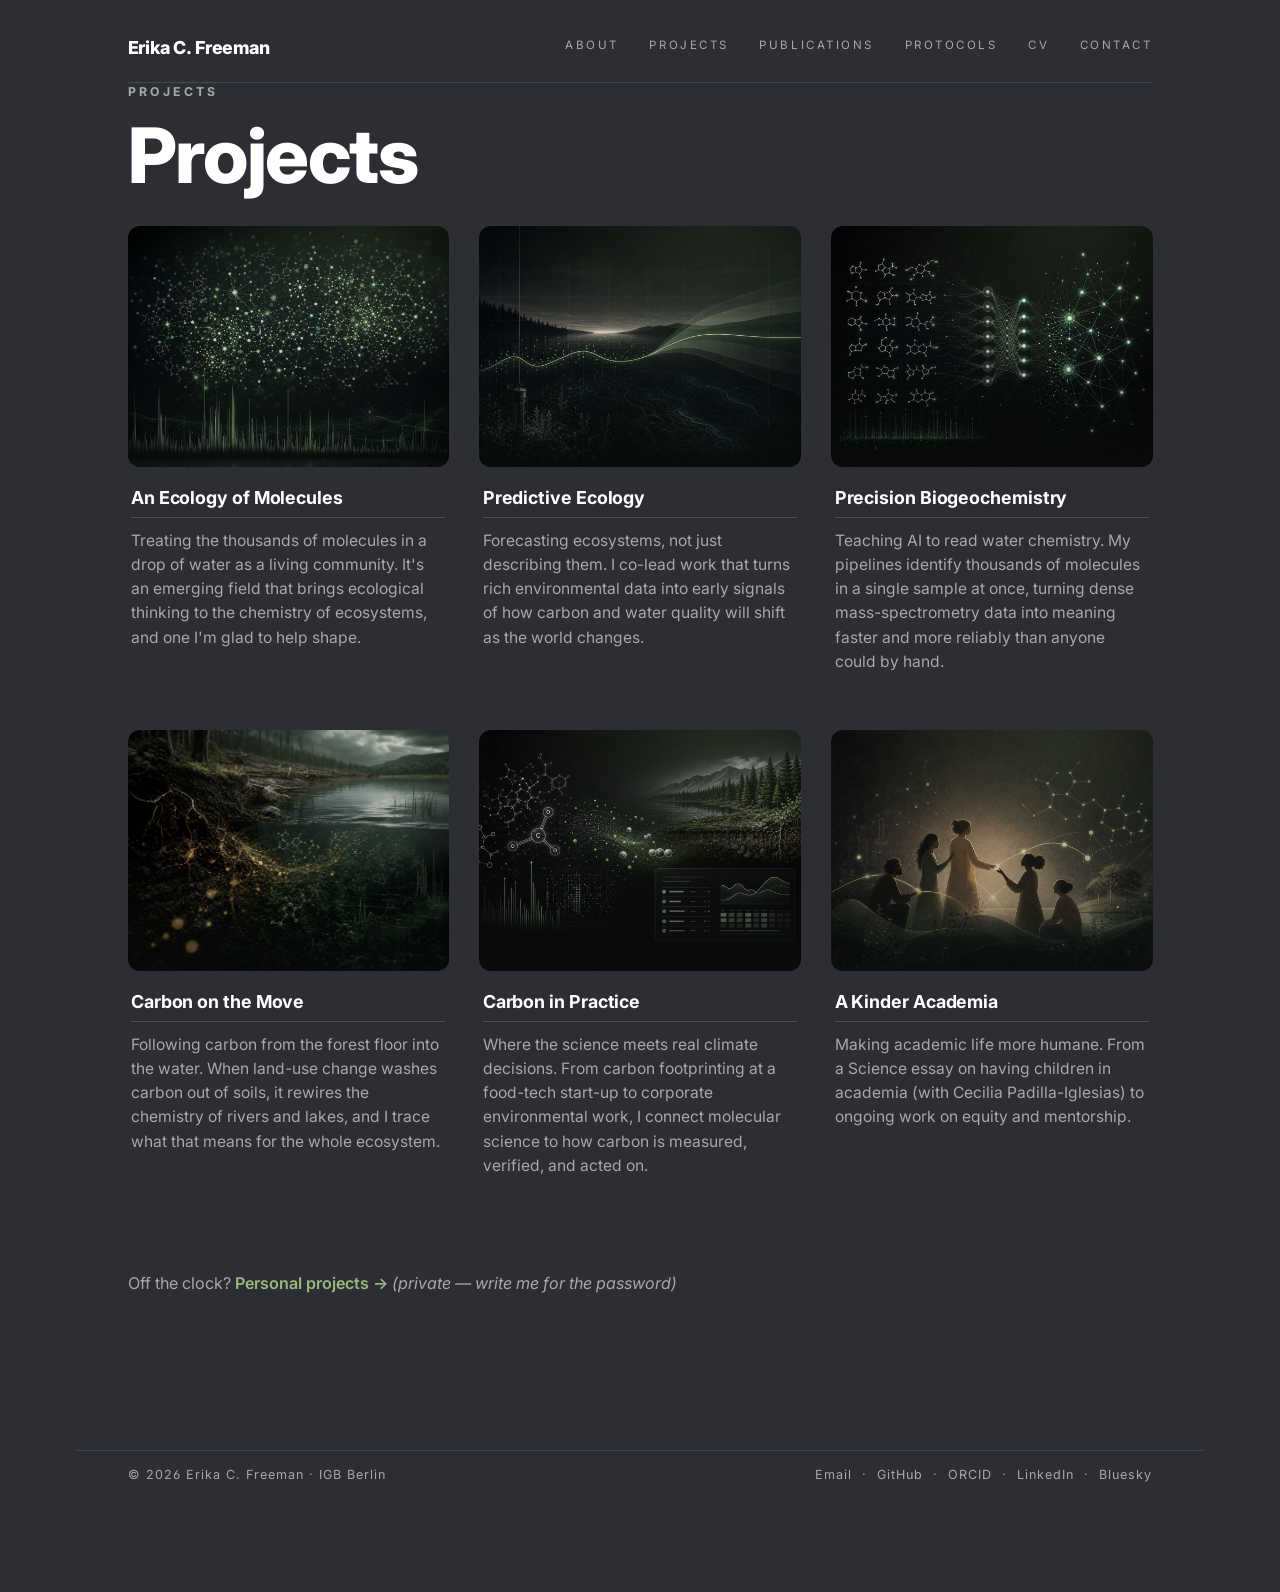
<file: projects.html>
<!DOCTYPE html>
<html xmlns="http://www.w3.org/1999/xhtml" lang="en" xml:lang="en"><head>

<meta charset="utf-8">
<meta name="generator" content="quarto-1.9.38">

<meta name="viewport" content="width=device-width, initial-scale=1.0, user-scalable=yes">

<meta name="description" content="Research and applied projects by Dr.&nbsp;Erika C. Freeman — the ecology of molecules, predictive ecology, precision biogeochemistry, and carbon in practice.">

<title>Projects – Erika C. Freeman</title>
<style>
/* Default styles provided by pandoc.
** See https://pandoc.org/MANUAL.html#variables-for-html for config info.
*/
code{white-space: pre-wrap;}
span.smallcaps{font-variant: small-caps;}
div.columns{display: flex; gap: min(4vw, 1.5em);}
div.column{flex: auto; overflow-x: auto;}
div.hanging-indent{margin-left: 1.5em; text-indent: -1.5em;}
ul.task-list{list-style: none;}
ul.task-list li input[type="checkbox"] {
  width: 0.8em;
  margin: 0 0.8em 0.2em -1em; /* quarto-specific, see https://github.com/quarto-dev/quarto-cli/issues/4556 */ 
  vertical-align: middle;
}
</style>


<script src="site_libs/quarto-nav/quarto-nav.js"></script>
<script src="site_libs/clipboard/clipboard.min.js"></script>
<script src="site_libs/quarto-search/autocomplete.umd.js"></script>
<script src="site_libs/quarto-search/fuse.min.js"></script>
<script src="site_libs/quarto-search/quarto-search.js"></script>
<meta name="quarto:offset" content="./">
<link href="./assets/favicon.png" rel="icon" type="image/png">
<script src="site_libs/quarto-html/quarto.js" type="module"></script>
<script src="site_libs/quarto-html/tabsets/tabsets.js" type="module"></script>
<script src="site_libs/quarto-html/popper.min.js"></script>
<script src="site_libs/quarto-html/tippy.umd.min.js"></script>
<link href="site_libs/quarto-html/tippy.css" rel="stylesheet">
<link href="site_libs/quarto-html/quarto-syntax-highlighting-dark-0a6b7249c26820e032cb0bd839ff02b1.css" rel="stylesheet" id="quarto-text-highlighting-styles">
<script src="site_libs/bootstrap/bootstrap.min.js"></script>
<link href="site_libs/bootstrap/bootstrap-icons.css" rel="stylesheet">
<link href="site_libs/bootstrap/bootstrap-fb23849cccbf9d94a22ecebfcdfe4fb3.min.css" rel="stylesheet" append-hash="true" id="quarto-bootstrap" data-mode="dark">
<script id="quarto-search-options" type="application/json">{
  "location": "sidebar",
  "copy-button": false,
  "collapse-after": 3,
  "panel-placement": "start",
  "type": "textbox",
  "limit": 50,
  "keyboard-shortcut": [
    "f",
    "/",
    "s"
  ],
  "show-item-context": false,
  "language": {
    "search-no-results-text": "No results",
    "search-matching-documents-text": "matching documents",
    "search-copy-link-title": "Copy link to search",
    "search-hide-matches-text": "Hide additional matches",
    "search-more-match-text": "more match in this document",
    "search-more-matches-text": "more matches in this document",
    "search-clear-button-title": "Clear",
    "search-text-placeholder": "",
    "search-detached-cancel-button-title": "Cancel",
    "search-submit-button-title": "Submit",
    "search-label": "Search"
  }
}</script>
<link rel="preconnect" href="https://fonts.googleapis.com">
<link rel="preconnect" href="https://fonts.gstatic.com" crossorigin="">
<link href="https://fonts.googleapis.com/css2?family=Inter:wght@400;500;600;700;800&amp;display=swap" rel="stylesheet">
<link rel="stylesheet" href="https://cdn.jsdelivr.net/npm/bootstrap-icons@1.11.3/font/bootstrap-icons.css">


<link rel="stylesheet" href="styles.css">
<meta property="og:title" content="Projects">
<meta property="og:description" content="Research and applied projects by Dr.&nbsp;Erika C. Freeman — the ecology of molecules, predictive ecology, precision biogeochemistry, and carbon in practice.">
<meta property="og:image" content="https://erikafreeman.github.io/website/assets/projects/ecology-of-molecules.jpg">
<meta property="og:site_name" content="Erika C. Freeman">
<meta property="og:image:alt" content="Hundreds of molecules linked as a glowing green network above a faint mass-spectrum skyline">
<meta name="twitter:title" content="Projects">
<meta name="twitter:description" content="Research and applied projects by Dr.&nbsp;Erika C. Freeman — the ecology of molecules, predictive ecology, precision biogeochemistry, and carbon in practice.">
<meta name="twitter:image" content="https://erikafreeman.github.io/website/assets/projects/ecology-of-molecules.jpg">
<meta name="twitter:image:alt" content="Hundreds of molecules linked as a glowing green network above a faint mass-spectrum skyline">
<meta name="twitter:card" content="summary_large_image">
  <link rel="canonical" href="https://erikafreeman.github.io/website/projects.html">
</head>

<body class="quarto-light">

<div id="quarto-search-results"></div>
<!-- content -->
<div id="quarto-content" class="quarto-container page-columns page-rows-contents page-layout-full">
<!-- sidebar -->
<!-- margin-sidebar -->
    
<!-- main -->
<main class="content column-page" id="quarto-document-content"><header id="title-block-header" class="quarto-title-block"></header>
<header class="masthead">

  <div class="masthead-name">

    <a href="./">Erika C. Freeman</a>

  </div>

  <nav class="masthead-nav" aria-label="Sections">

    <a href="./">About</a>

    <a href="projects.html">Projects</a>

    <a href="publications.html">Publications</a>

    <a href="protocols.html">Protocols</a>

    <a href="cv.html">CV</a>

    <a href="contact.html">Contact</a>

  </nav>

</header>





<div class="section-label">
<p>Projects</p>
</div>
<section id="projects" class="level1 section-title">
<h1 class="section-title">Projects</h1>
<div class="projects-grid">
  <a class="project-card" href="publications.html">
    <div class="project-figure"><img src="assets/projects/ecology-of-molecules.jpg" alt="Hundreds of molecules linked as a glowing green network above a faint mass-spectrum skyline" loading="lazy" decoding="async"></div>
    <div class="project-body">
      <h2 class="project-title" data-anchor-id="projects">An Ecology of Molecules</h2>
      <p class="project-desc">Treating the thousands of molecules in a drop of water as a living community. It's an emerging field that brings ecological thinking to the chemistry of ecosystems, and one I'm glad to help shape.</p>
    </div>
  </a>
  <a class="project-card" href="publications.html">
    <div class="project-figure"><img src="assets/projects/predictive-ecology.jpg" alt="A glowing forecast curve arcing over a dark lake and forest at dusk" loading="lazy" decoding="async"></div>
    <div class="project-body">
      <h2 class="project-title">Predictive Ecology</h2>
      <p class="project-desc">Forecasting ecosystems, not just describing them. I co-lead work that turns rich environmental data into early signals of how carbon and water quality will shift as the world changes.</p>
    </div>
  </a>
  <a class="project-card" href="protocols.html">
    <div class="project-figure"><img src="assets/projects/precision-biogeochemistry.jpg" alt="A grid of molecular structures feeding into a glowing neural network" loading="lazy" decoding="async"></div>
    <div class="project-body">
      <h2 class="project-title">Precision Biogeochemistry</h2>
      <p class="project-desc">Teaching AI to read water chemistry. My pipelines identify thousands of molecules in a single sample at once, turning dense mass-spectrometry data into meaning faster and more reliably than anyone could by hand.</p>
    </div>
  </a>
  <a class="project-card" href="publications.html">
    <div class="project-figure"><img src="assets/projects/global-ecosystem-change.jpg" alt="Golden carbon flowing from forest soil and roots into a dark lake, with molecular structures and a spectrum trace beneath the surface" loading="lazy" decoding="async"></div>
    <div class="project-body">
      <h2 class="project-title">Carbon on the Move</h2>
      <p class="project-desc">Following carbon from the forest floor into the water. When land-use change washes carbon out of soils, it rewires the chemistry of rivers and lakes, and I trace what that means for the whole ecosystem.</p>
    </div>
  </a>
  <a class="project-card" href="contact.html">
    <div class="project-figure"><img src="assets/projects/carbon-in-practice.jpg" alt="Carbon flowing from a molecular diagram into a landscape and a data dashboard" loading="lazy" decoding="async"></div>
    <div class="project-body">
      <h2 class="project-title">Carbon in Practice</h2>
      <p class="project-desc">Where the science meets real climate decisions. From carbon footprinting at a food-tech start-up to corporate environmental work, I connect molecular science to how carbon is measured, verified, and acted on.</p>
    </div>
  </a>
  <a class="project-card" href="publications.html">
    <div class="project-figure"><img src="assets/projects/kinder-academia.jpg" alt="Stylised figures supporting one another beneath a molecular constellation" loading="lazy" decoding="async"></div>
    <div class="project-body">
      <h2 class="project-title">A Kinder Academia</h2>
      <p class="project-desc">Making academic life more humane. From a Science essay on having children in academia (with Cecilia Padilla-Iglesias) to ongoing work on equity and mentorship.</p>
    </div>
  </a>
</div>
<div class="personal-link">
<p>Off the clock? <a href="personal.html">Personal projects →</a> <em>(private — write me for the password)</em></p>
</div>


</section>

</main> <!-- /main -->
<footer class="colophon">

  <div class="colophon-left">

    © 2026 Erika C. Freeman · IGB Berlin

  </div>

  <div class="colophon-right">

    <a href="mailto:erika.freeman@igb-berlin.de">Email</a> &nbsp;·&nbsp;
    <a href="https://github.com/erikacfreeman">GitHub</a> &nbsp;·&nbsp;
    <a href="https://orcid.org/0000-0001-7161-6038">ORCID</a> &nbsp;·&nbsp;
    <a href="https://www.linkedin.com/in/erikacfreeman/">LinkedIn</a> &nbsp;·&nbsp;
    <a href="https://bsky.app/profile/erikacfreeman.bsky.social">Bluesky</a>

  </div>

</footer>

<script id="quarto-html-after-body" type="application/javascript">
  window.document.addEventListener("DOMContentLoaded", function (event) {
    const isCodeAnnotation = (el) => {
      for (const clz of el.classList) {
        if (clz.startsWith('code-annotation-')) {                     
          return true;
        }
      }
      return false;
    }
    const onCopySuccess = function(e) {
      // button target
      const button = e.trigger;
      // don't keep focus
      button.blur();
      // flash "checked"
      button.classList.add('code-copy-button-checked');
      var currentTitle = button.getAttribute("title");
      button.setAttribute("title", "Copied!");
      let tooltip;
      if (window.bootstrap) {
        button.setAttribute("data-bs-toggle", "tooltip");
        button.setAttribute("data-bs-placement", "left");
        button.setAttribute("data-bs-title", "Copied!");
        tooltip = new bootstrap.Tooltip(button, 
          { trigger: "manual", 
            customClass: "code-copy-button-tooltip",
            offset: [0, -8]});
        tooltip.show();    
      }
      setTimeout(function() {
        if (tooltip) {
          tooltip.hide();
          button.removeAttribute("data-bs-title");
          button.removeAttribute("data-bs-toggle");
          button.removeAttribute("data-bs-placement");
        }
        button.setAttribute("title", currentTitle);
        button.classList.remove('code-copy-button-checked');
      }, 1000);
      // clear code selection
      e.clearSelection();
    }
    const getTextToCopy = function(trigger) {
      const outerScaffold = trigger.parentElement.cloneNode(true);
      const codeEl = outerScaffold.querySelector('code');
      for (const childEl of codeEl.children) {
        if (isCodeAnnotation(childEl)) {
          childEl.remove();
        }
      }
      return codeEl.innerText;
    }
    const clipboard = new window.ClipboardJS('.code-copy-button:not([data-in-quarto-modal])', {
      text: getTextToCopy
    });
    clipboard.on('success', onCopySuccess);
    if (window.document.getElementById('quarto-embedded-source-code-modal')) {
      const clipboardModal = new window.ClipboardJS('.code-copy-button[data-in-quarto-modal]', {
        text: getTextToCopy,
        container: window.document.getElementById('quarto-embedded-source-code-modal')
      });
      clipboardModal.on('success', onCopySuccess);
    }
      var localhostRegex = new RegExp(/^(?:http|https):\/\/localhost\:?[0-9]*\//);
      var mailtoRegex = new RegExp(/^mailto:/);
        var filterRegex = new RegExp("https:\/\/erikafreeman\.github\.io\/website");
      var isInternal = (href) => {
          return filterRegex.test(href) || localhostRegex.test(href) || mailtoRegex.test(href);
      }
      // Inspect non-navigation links and adorn them if external
     var links = window.document.querySelectorAll('a[href]:not(.nav-link):not(.navbar-brand):not(.toc-action):not(.sidebar-link):not(.sidebar-item-toggle):not(.pagination-link):not(.no-external):not([aria-hidden]):not(.dropdown-item):not(.quarto-navigation-tool):not(.about-link)');
      for (var i=0; i<links.length; i++) {
        const link = links[i];
        if (!isInternal(link.href)) {
          // undo the damage that might have been done by quarto-nav.js in the case of
          // links that we want to consider external
          if (link.dataset.originalHref !== undefined) {
            link.href = link.dataset.originalHref;
          }
        }
      }
    function tippyHover(el, contentFn, onTriggerFn, onUntriggerFn) {
      const config = {
        allowHTML: true,
        maxWidth: 500,
        delay: 100,
        arrow: false,
        appendTo: function(el) {
            return el.parentElement;
        },
        interactive: true,
        interactiveBorder: 10,
        theme: 'quarto',
        placement: 'bottom-start',
      };
      if (contentFn) {
        config.content = contentFn;
      }
      if (onTriggerFn) {
        config.onTrigger = onTriggerFn;
      }
      if (onUntriggerFn) {
        config.onUntrigger = onUntriggerFn;
      }
      window.tippy(el, config); 
    }
    const noterefs = window.document.querySelectorAll('a[role="doc-noteref"]');
    for (var i=0; i<noterefs.length; i++) {
      const ref = noterefs[i];
      tippyHover(ref, function() {
        // use id or data attribute instead here
        let href = ref.getAttribute('data-footnote-href') || ref.getAttribute('href');
        try { href = new URL(href).hash; } catch {}
        const id = href.replace(/^#\/?/, "");
        const note = window.document.getElementById(id);
        if (note) {
          return note.innerHTML;
        } else {
          return "";
        }
      });
    }
    const xrefs = window.document.querySelectorAll('a.quarto-xref');
    const processXRef = (id, note) => {
      // Strip column container classes
      const stripColumnClz = (el) => {
        el.classList.remove("page-full", "page-columns");
        if (el.children) {
          for (const child of el.children) {
            stripColumnClz(child);
          }
        }
      }
      stripColumnClz(note)
      if (id === null || id.startsWith('sec-')) {
        // Special case sections, only their first couple elements
        const container = document.createElement("div");
        if (note.children && note.children.length > 2) {
          container.appendChild(note.children[0].cloneNode(true));
          for (let i = 1; i < note.children.length; i++) {
            const child = note.children[i];
            if (child.tagName === "P" && child.innerText === "") {
              continue;
            } else {
              container.appendChild(child.cloneNode(true));
              break;
            }
          }
          if (window.Quarto?.typesetMath) {
            window.Quarto.typesetMath(container);
          }
          return container.innerHTML
        } else {
          if (window.Quarto?.typesetMath) {
            window.Quarto.typesetMath(note);
          }
          return note.innerHTML;
        }
      } else {
        // Remove any anchor links if they are present
        const anchorLink = note.querySelector('a.anchorjs-link');
        if (anchorLink) {
          anchorLink.remove();
        }
        if (window.Quarto?.typesetMath) {
          window.Quarto.typesetMath(note);
        }
        if (note.classList.contains("callout")) {
          return note.outerHTML;
        } else {
          return note.innerHTML;
        }
      }
    }
    for (var i=0; i<xrefs.length; i++) {
      const xref = xrefs[i];
      tippyHover(xref, undefined, function(instance) {
        instance.disable();
        let url = xref.getAttribute('href');
        let hash = undefined; 
        if (url.startsWith('#')) {
          hash = url;
        } else {
          try { hash = new URL(url).hash; } catch {}
        }
        if (hash) {
          const id = hash.replace(/^#\/?/, "");
          const note = window.document.getElementById(id);
          if (note !== null) {
            try {
              const html = processXRef(id, note.cloneNode(true));
              instance.setContent(html);
            } finally {
              instance.enable();
              instance.show();
            }
          } else {
            // See if we can fetch this
            fetch(url.split('#')[0])
            .then(res => res.text())
            .then(html => {
              const parser = new DOMParser();
              const htmlDoc = parser.parseFromString(html, "text/html");
              const note = htmlDoc.getElementById(id);
              if (note !== null) {
                const html = processXRef(id, note);
                instance.setContent(html);
              } 
            }).finally(() => {
              instance.enable();
              instance.show();
            });
          }
        } else {
          // See if we can fetch a full url (with no hash to target)
          // This is a special case and we should probably do some content thinning / targeting
          fetch(url)
          .then(res => res.text())
          .then(html => {
            const parser = new DOMParser();
            const htmlDoc = parser.parseFromString(html, "text/html");
            const note = htmlDoc.querySelector('main.content');
            if (note !== null) {
              // This should only happen for chapter cross references
              // (since there is no id in the URL)
              // remove the first header
              if (note.children.length > 0 && note.children[0].tagName === "HEADER") {
                note.children[0].remove();
              }
              const html = processXRef(null, note);
              instance.setContent(html);
            } 
          }).finally(() => {
            instance.enable();
            instance.show();
          });
        }
      }, function(instance) {
      });
    }
        let selectedAnnoteEl;
        const selectorForAnnotation = ( cell, annotation) => {
          let cellAttr = 'data-code-cell="' + cell + '"';
          let lineAttr = 'data-code-annotation="' +  annotation + '"';
          const selector = 'span[' + cellAttr + '][' + lineAttr + ']';
          return selector;
        }
        const selectCodeLines = (annoteEl) => {
          const doc = window.document;
          const targetCell = annoteEl.getAttribute("data-target-cell");
          const targetAnnotation = annoteEl.getAttribute("data-target-annotation");
          const annoteSpan = window.document.querySelector(selectorForAnnotation(targetCell, targetAnnotation));
          const lines = annoteSpan.getAttribute("data-code-lines").split(",");
          const lineIds = lines.map((line) => {
            return targetCell + "-" + line;
          })
          let top = null;
          let height = null;
          let parent = null;
          if (lineIds.length > 0) {
              //compute the position of the single el (top and bottom and make a div)
              const el = window.document.getElementById(lineIds[0]);
              top = el.offsetTop;
              height = el.offsetHeight;
              parent = el.parentElement.parentElement;
            if (lineIds.length > 1) {
              const lastEl = window.document.getElementById(lineIds[lineIds.length - 1]);
              const bottom = lastEl.offsetTop + lastEl.offsetHeight;
              height = bottom - top;
            }
            if (top !== null && height !== null && parent !== null) {
              // cook up a div (if necessary) and position it 
              let div = window.document.getElementById("code-annotation-line-highlight");
              if (div === null) {
                div = window.document.createElement("div");
                div.setAttribute("id", "code-annotation-line-highlight");
                div.style.position = 'absolute';
                parent.appendChild(div);
              }
              div.style.top = top - 2 + "px";
              div.style.height = height + 4 + "px";
              div.style.left = 0;
              let gutterDiv = window.document.getElementById("code-annotation-line-highlight-gutter");
              if (gutterDiv === null) {
                gutterDiv = window.document.createElement("div");
                gutterDiv.setAttribute("id", "code-annotation-line-highlight-gutter");
                gutterDiv.style.position = 'absolute';
                const codeCell = window.document.getElementById(targetCell);
                const gutter = codeCell.querySelector('.code-annotation-gutter');
                gutter.appendChild(gutterDiv);
              }
              gutterDiv.style.top = top - 2 + "px";
              gutterDiv.style.height = height + 4 + "px";
            }
            selectedAnnoteEl = annoteEl;
          }
        };
        const unselectCodeLines = () => {
          const elementsIds = ["code-annotation-line-highlight", "code-annotation-line-highlight-gutter"];
          elementsIds.forEach((elId) => {
            const div = window.document.getElementById(elId);
            if (div) {
              div.remove();
            }
          });
          selectedAnnoteEl = undefined;
        };
          // Handle positioning of the toggle
      window.addEventListener(
        "resize",
        throttle(() => {
          elRect = undefined;
          if (selectedAnnoteEl) {
            selectCodeLines(selectedAnnoteEl);
          }
        }, 10)
      );
      function throttle(fn, ms) {
      let throttle = false;
      let timer;
        return (...args) => {
          if(!throttle) { // first call gets through
              fn.apply(this, args);
              throttle = true;
          } else { // all the others get throttled
              if(timer) clearTimeout(timer); // cancel #2
              timer = setTimeout(() => {
                fn.apply(this, args);
                timer = throttle = false;
              }, ms);
          }
        };
      }
        // Attach click handler to the DT
        const annoteDls = window.document.querySelectorAll('dt[data-target-cell]');
        for (const annoteDlNode of annoteDls) {
          annoteDlNode.addEventListener('click', (event) => {
            const clickedEl = event.target;
            if (clickedEl !== selectedAnnoteEl) {
              unselectCodeLines();
              const activeEl = window.document.querySelector('dt[data-target-cell].code-annotation-active');
              if (activeEl) {
                activeEl.classList.remove('code-annotation-active');
              }
              selectCodeLines(clickedEl);
              clickedEl.classList.add('code-annotation-active');
            } else {
              // Unselect the line
              unselectCodeLines();
              clickedEl.classList.remove('code-annotation-active');
            }
          });
        }
    const findCites = (el) => {
      const parentEl = el.parentElement;
      if (parentEl) {
        const cites = parentEl.dataset.cites;
        if (cites) {
          return {
            el,
            cites: cites.split(' ')
          };
        } else {
          return findCites(el.parentElement)
        }
      } else {
        return undefined;
      }
    };
    var bibliorefs = window.document.querySelectorAll('a[role="doc-biblioref"]');
    for (var i=0; i<bibliorefs.length; i++) {
      const ref = bibliorefs[i];
      const citeInfo = findCites(ref);
      if (citeInfo) {
        tippyHover(citeInfo.el, function() {
          var popup = window.document.createElement('div');
          citeInfo.cites.forEach(function(cite) {
            var citeDiv = window.document.createElement('div');
            citeDiv.classList.add('hanging-indent');
            citeDiv.classList.add('csl-entry');
            var biblioDiv = window.document.getElementById('ref-' + cite);
            if (biblioDiv) {
              citeDiv.innerHTML = biblioDiv.innerHTML;
            }
            popup.appendChild(citeDiv);
          });
          return popup.innerHTML;
        });
      }
    }
  });
  </script>
</div> <!-- /content -->
<footer class="footer">
  <div class="nav-footer">
    <div class="nav-footer-left">
      &nbsp;
    </div>   
    <div class="nav-footer-center">

</div>
    <div class="nav-footer-right">
      &nbsp;
    </div>
  </div>
</footer>




</body></html>
</file>
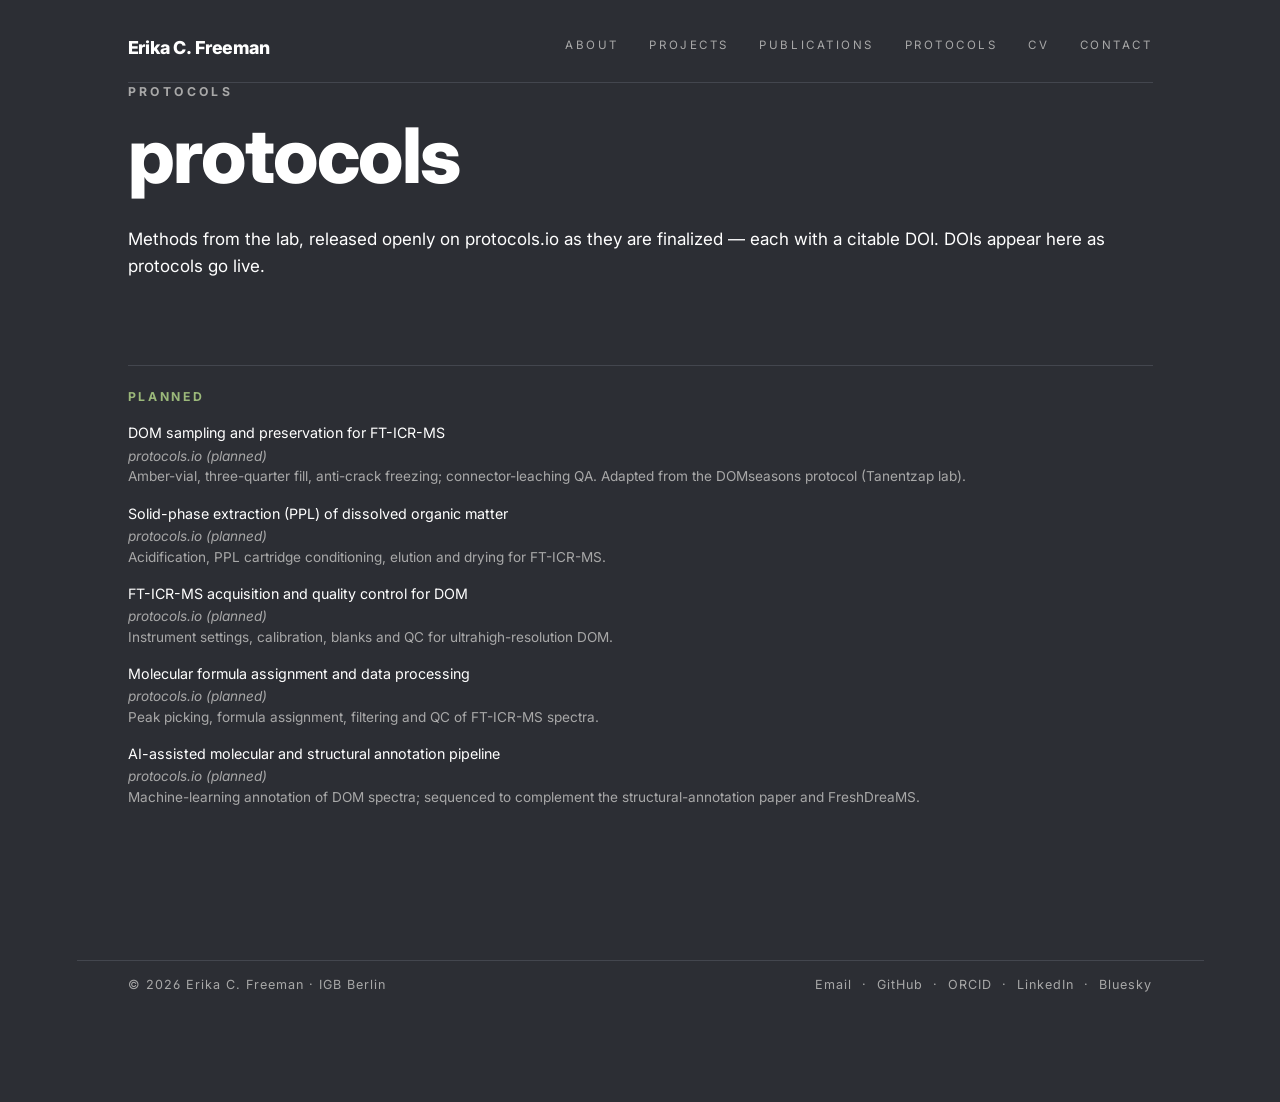
<file: protocols.html>
<!DOCTYPE html>
<html xmlns="http://www.w3.org/1999/xhtml" lang="en" xml:lang="en"><head>

<meta charset="utf-8">
<meta name="generator" content="quarto-1.9.38">

<meta name="viewport" content="width=device-width, initial-scale=1.0, user-scalable=yes">

<meta name="description" content="Open lab protocols from Dr.&nbsp;Erika C. Freeman, released on protocols.io with citable DOIs: DOM sampling, PPL extraction, FT-ICR-MS, and AI-assisted annotation.">

<title>Protocols – Erika C. Freeman</title>
<style>
/* Default styles provided by pandoc.
** See https://pandoc.org/MANUAL.html#variables-for-html for config info.
*/
code{white-space: pre-wrap;}
span.smallcaps{font-variant: small-caps;}
div.columns{display: flex; gap: min(4vw, 1.5em);}
div.column{flex: auto; overflow-x: auto;}
div.hanging-indent{margin-left: 1.5em; text-indent: -1.5em;}
ul.task-list{list-style: none;}
ul.task-list li input[type="checkbox"] {
  width: 0.8em;
  margin: 0 0.8em 0.2em -1em; /* quarto-specific, see https://github.com/quarto-dev/quarto-cli/issues/4556 */ 
  vertical-align: middle;
}
</style>


<script src="site_libs/quarto-nav/quarto-nav.js"></script>
<script src="site_libs/clipboard/clipboard.min.js"></script>
<script src="site_libs/quarto-search/autocomplete.umd.js"></script>
<script src="site_libs/quarto-search/fuse.min.js"></script>
<script src="site_libs/quarto-search/quarto-search.js"></script>
<meta name="quarto:offset" content="./">
<link href="./assets/favicon.png" rel="icon" type="image/png">
<script src="site_libs/quarto-html/quarto.js" type="module"></script>
<script src="site_libs/quarto-html/tabsets/tabsets.js" type="module"></script>
<script src="site_libs/quarto-html/popper.min.js"></script>
<script src="site_libs/quarto-html/tippy.umd.min.js"></script>
<link href="site_libs/quarto-html/tippy.css" rel="stylesheet">
<link href="site_libs/quarto-html/quarto-syntax-highlighting-dark-0a6b7249c26820e032cb0bd839ff02b1.css" rel="stylesheet" id="quarto-text-highlighting-styles">
<script src="site_libs/bootstrap/bootstrap.min.js"></script>
<link href="site_libs/bootstrap/bootstrap-icons.css" rel="stylesheet">
<link href="site_libs/bootstrap/bootstrap-fb23849cccbf9d94a22ecebfcdfe4fb3.min.css" rel="stylesheet" append-hash="true" id="quarto-bootstrap" data-mode="dark">
<script id="quarto-search-options" type="application/json">{
  "location": "sidebar",
  "copy-button": false,
  "collapse-after": 3,
  "panel-placement": "start",
  "type": "textbox",
  "limit": 50,
  "keyboard-shortcut": [
    "f",
    "/",
    "s"
  ],
  "show-item-context": false,
  "language": {
    "search-no-results-text": "No results",
    "search-matching-documents-text": "matching documents",
    "search-copy-link-title": "Copy link to search",
    "search-hide-matches-text": "Hide additional matches",
    "search-more-match-text": "more match in this document",
    "search-more-matches-text": "more matches in this document",
    "search-clear-button-title": "Clear",
    "search-text-placeholder": "",
    "search-detached-cancel-button-title": "Cancel",
    "search-submit-button-title": "Submit",
    "search-label": "Search"
  }
}</script>
<link rel="preconnect" href="https://fonts.googleapis.com">
<link rel="preconnect" href="https://fonts.gstatic.com" crossorigin="">
<link href="https://fonts.googleapis.com/css2?family=Inter:wght@400;500;600;700;800&amp;display=swap" rel="stylesheet">
<link rel="stylesheet" href="https://cdn.jsdelivr.net/npm/bootstrap-icons@1.11.3/font/bootstrap-icons.css">


<link rel="stylesheet" href="styles.css">
<meta property="og:title" content="Protocols">
<meta property="og:description" content="Open lab protocols from Dr.&nbsp;Erika C. Freeman, released on protocols.io with citable DOIs: DOM sampling, PPL extraction, FT-ICR-MS, and AI-assisted annotation.">
<meta property="og:image" content="https://erikafreeman.github.io/website/assets/portrait.jpg">
<meta property="og:site_name" content="Erika C. Freeman">
<meta name="twitter:title" content="Protocols">
<meta name="twitter:description" content="Open lab protocols from Dr.&nbsp;Erika C. Freeman, released on protocols.io with citable DOIs: DOM sampling, PPL extraction, FT-ICR-MS, and AI-assisted annotation.">
<meta name="twitter:image" content="https://erikafreeman.github.io/website/assets/portrait.jpg">
<meta name="twitter:card" content="summary_large_image">
  <link rel="canonical" href="https://erikafreeman.github.io/website/protocols.html">
</head>

<body class="quarto-light">

<div id="quarto-search-results"></div>
<!-- content -->
<div id="quarto-content" class="quarto-container page-columns page-rows-contents page-layout-full">
<!-- sidebar -->
<!-- margin-sidebar -->
    
<!-- main -->
<main class="content column-page" id="quarto-document-content"><header id="title-block-header" class="quarto-title-block"></header>
<header class="masthead">

  <div class="masthead-name">

    <a href="./">Erika C. Freeman</a>

  </div>

  <nav class="masthead-nav" aria-label="Sections">

    <a href="./">About</a>

    <a href="projects.html">Projects</a>

    <a href="publications.html">Publications</a>

    <a href="protocols.html">Protocols</a>

    <a href="cv.html">CV</a>

    <a href="contact.html">Contact</a>

  </nav>

</header>





<!-- GENERATED by scripts/build.py from data/protocols.yml — do not edit by hand. -->
<div class="section-label">
<p>Protocols</p>
</div>
<section id="protocols" class="level1 section-title">
<h1 class="section-title">protocols</h1>
<p>Methods from the lab, released openly on protocols.io as they are finalized — each with a citable DOI. DOIs appear here as protocols go live.</p>
<div class="pubs-cols">
<div class="pubs-col" style="grid-column: 1 / -1;">
<div class="group-label">
<p>Planned</p>
</div>
<div class="pub">
<p>DOM sampling and preservation for FT-ICR-MS <span class="pub-venue">protocols.io (planned)</span> <span class="pub-authors">Amber-vial, three-quarter fill, anti-crack freezing; connector-leaching QA. Adapted from the DOMseasons protocol (Tanentzap lab).</span></p>
</div>
<div class="pub">
<p>Solid-phase extraction (PPL) of dissolved organic matter <span class="pub-venue">protocols.io (planned)</span> <span class="pub-authors">Acidification, PPL cartridge conditioning, elution and drying for FT-ICR-MS.</span></p>
</div>
<div class="pub">
<p>FT-ICR-MS acquisition and quality control for DOM <span class="pub-venue">protocols.io (planned)</span> <span class="pub-authors">Instrument settings, calibration, blanks and QC for ultrahigh-resolution DOM.</span></p>
</div>
<div class="pub">
<p>Molecular formula assignment and data processing <span class="pub-venue">protocols.io (planned)</span> <span class="pub-authors">Peak picking, formula assignment, filtering and QC of FT-ICR-MS spectra.</span></p>
</div>
<div class="pub">
<p>AI-assisted molecular and structural annotation pipeline <span class="pub-venue">protocols.io (planned)</span> <span class="pub-authors">Machine-learning annotation of DOM spectra; sequenced to complement the structural-annotation paper and FreshDreaMS.</span></p>
</div>
</div>
</div>


</section>

</main> <!-- /main -->
<footer class="colophon">

  <div class="colophon-left">

    © 2026 Erika C. Freeman · IGB Berlin

  </div>

  <div class="colophon-right">

    <a href="mailto:erika.freeman@igb-berlin.de">Email</a> &nbsp;·&nbsp;
    <a href="https://github.com/erikacfreeman">GitHub</a> &nbsp;·&nbsp;
    <a href="https://orcid.org/0000-0001-7161-6038">ORCID</a> &nbsp;·&nbsp;
    <a href="https://www.linkedin.com/in/erikacfreeman/">LinkedIn</a> &nbsp;·&nbsp;
    <a href="https://bsky.app/profile/erikacfreeman.bsky.social">Bluesky</a>

  </div>

</footer>

<script id="quarto-html-after-body" type="application/javascript">
  window.document.addEventListener("DOMContentLoaded", function (event) {
    const isCodeAnnotation = (el) => {
      for (const clz of el.classList) {
        if (clz.startsWith('code-annotation-')) {                     
          return true;
        }
      }
      return false;
    }
    const onCopySuccess = function(e) {
      // button target
      const button = e.trigger;
      // don't keep focus
      button.blur();
      // flash "checked"
      button.classList.add('code-copy-button-checked');
      var currentTitle = button.getAttribute("title");
      button.setAttribute("title", "Copied!");
      let tooltip;
      if (window.bootstrap) {
        button.setAttribute("data-bs-toggle", "tooltip");
        button.setAttribute("data-bs-placement", "left");
        button.setAttribute("data-bs-title", "Copied!");
        tooltip = new bootstrap.Tooltip(button, 
          { trigger: "manual", 
            customClass: "code-copy-button-tooltip",
            offset: [0, -8]});
        tooltip.show();    
      }
      setTimeout(function() {
        if (tooltip) {
          tooltip.hide();
          button.removeAttribute("data-bs-title");
          button.removeAttribute("data-bs-toggle");
          button.removeAttribute("data-bs-placement");
        }
        button.setAttribute("title", currentTitle);
        button.classList.remove('code-copy-button-checked');
      }, 1000);
      // clear code selection
      e.clearSelection();
    }
    const getTextToCopy = function(trigger) {
      const outerScaffold = trigger.parentElement.cloneNode(true);
      const codeEl = outerScaffold.querySelector('code');
      for (const childEl of codeEl.children) {
        if (isCodeAnnotation(childEl)) {
          childEl.remove();
        }
      }
      return codeEl.innerText;
    }
    const clipboard = new window.ClipboardJS('.code-copy-button:not([data-in-quarto-modal])', {
      text: getTextToCopy
    });
    clipboard.on('success', onCopySuccess);
    if (window.document.getElementById('quarto-embedded-source-code-modal')) {
      const clipboardModal = new window.ClipboardJS('.code-copy-button[data-in-quarto-modal]', {
        text: getTextToCopy,
        container: window.document.getElementById('quarto-embedded-source-code-modal')
      });
      clipboardModal.on('success', onCopySuccess);
    }
      var localhostRegex = new RegExp(/^(?:http|https):\/\/localhost\:?[0-9]*\//);
      var mailtoRegex = new RegExp(/^mailto:/);
        var filterRegex = new RegExp("https:\/\/erikafreeman\.github\.io\/website");
      var isInternal = (href) => {
          return filterRegex.test(href) || localhostRegex.test(href) || mailtoRegex.test(href);
      }
      // Inspect non-navigation links and adorn them if external
     var links = window.document.querySelectorAll('a[href]:not(.nav-link):not(.navbar-brand):not(.toc-action):not(.sidebar-link):not(.sidebar-item-toggle):not(.pagination-link):not(.no-external):not([aria-hidden]):not(.dropdown-item):not(.quarto-navigation-tool):not(.about-link)');
      for (var i=0; i<links.length; i++) {
        const link = links[i];
        if (!isInternal(link.href)) {
          // undo the damage that might have been done by quarto-nav.js in the case of
          // links that we want to consider external
          if (link.dataset.originalHref !== undefined) {
            link.href = link.dataset.originalHref;
          }
        }
      }
    function tippyHover(el, contentFn, onTriggerFn, onUntriggerFn) {
      const config = {
        allowHTML: true,
        maxWidth: 500,
        delay: 100,
        arrow: false,
        appendTo: function(el) {
            return el.parentElement;
        },
        interactive: true,
        interactiveBorder: 10,
        theme: 'quarto',
        placement: 'bottom-start',
      };
      if (contentFn) {
        config.content = contentFn;
      }
      if (onTriggerFn) {
        config.onTrigger = onTriggerFn;
      }
      if (onUntriggerFn) {
        config.onUntrigger = onUntriggerFn;
      }
      window.tippy(el, config); 
    }
    const noterefs = window.document.querySelectorAll('a[role="doc-noteref"]');
    for (var i=0; i<noterefs.length; i++) {
      const ref = noterefs[i];
      tippyHover(ref, function() {
        // use id or data attribute instead here
        let href = ref.getAttribute('data-footnote-href') || ref.getAttribute('href');
        try { href = new URL(href).hash; } catch {}
        const id = href.replace(/^#\/?/, "");
        const note = window.document.getElementById(id);
        if (note) {
          return note.innerHTML;
        } else {
          return "";
        }
      });
    }
    const xrefs = window.document.querySelectorAll('a.quarto-xref');
    const processXRef = (id, note) => {
      // Strip column container classes
      const stripColumnClz = (el) => {
        el.classList.remove("page-full", "page-columns");
        if (el.children) {
          for (const child of el.children) {
            stripColumnClz(child);
          }
        }
      }
      stripColumnClz(note)
      if (id === null || id.startsWith('sec-')) {
        // Special case sections, only their first couple elements
        const container = document.createElement("div");
        if (note.children && note.children.length > 2) {
          container.appendChild(note.children[0].cloneNode(true));
          for (let i = 1; i < note.children.length; i++) {
            const child = note.children[i];
            if (child.tagName === "P" && child.innerText === "") {
              continue;
            } else {
              container.appendChild(child.cloneNode(true));
              break;
            }
          }
          if (window.Quarto?.typesetMath) {
            window.Quarto.typesetMath(container);
          }
          return container.innerHTML
        } else {
          if (window.Quarto?.typesetMath) {
            window.Quarto.typesetMath(note);
          }
          return note.innerHTML;
        }
      } else {
        // Remove any anchor links if they are present
        const anchorLink = note.querySelector('a.anchorjs-link');
        if (anchorLink) {
          anchorLink.remove();
        }
        if (window.Quarto?.typesetMath) {
          window.Quarto.typesetMath(note);
        }
        if (note.classList.contains("callout")) {
          return note.outerHTML;
        } else {
          return note.innerHTML;
        }
      }
    }
    for (var i=0; i<xrefs.length; i++) {
      const xref = xrefs[i];
      tippyHover(xref, undefined, function(instance) {
        instance.disable();
        let url = xref.getAttribute('href');
        let hash = undefined; 
        if (url.startsWith('#')) {
          hash = url;
        } else {
          try { hash = new URL(url).hash; } catch {}
        }
        if (hash) {
          const id = hash.replace(/^#\/?/, "");
          const note = window.document.getElementById(id);
          if (note !== null) {
            try {
              const html = processXRef(id, note.cloneNode(true));
              instance.setContent(html);
            } finally {
              instance.enable();
              instance.show();
            }
          } else {
            // See if we can fetch this
            fetch(url.split('#')[0])
            .then(res => res.text())
            .then(html => {
              const parser = new DOMParser();
              const htmlDoc = parser.parseFromString(html, "text/html");
              const note = htmlDoc.getElementById(id);
              if (note !== null) {
                const html = processXRef(id, note);
                instance.setContent(html);
              } 
            }).finally(() => {
              instance.enable();
              instance.show();
            });
          }
        } else {
          // See if we can fetch a full url (with no hash to target)
          // This is a special case and we should probably do some content thinning / targeting
          fetch(url)
          .then(res => res.text())
          .then(html => {
            const parser = new DOMParser();
            const htmlDoc = parser.parseFromString(html, "text/html");
            const note = htmlDoc.querySelector('main.content');
            if (note !== null) {
              // This should only happen for chapter cross references
              // (since there is no id in the URL)
              // remove the first header
              if (note.children.length > 0 && note.children[0].tagName === "HEADER") {
                note.children[0].remove();
              }
              const html = processXRef(null, note);
              instance.setContent(html);
            } 
          }).finally(() => {
            instance.enable();
            instance.show();
          });
        }
      }, function(instance) {
      });
    }
        let selectedAnnoteEl;
        const selectorForAnnotation = ( cell, annotation) => {
          let cellAttr = 'data-code-cell="' + cell + '"';
          let lineAttr = 'data-code-annotation="' +  annotation + '"';
          const selector = 'span[' + cellAttr + '][' + lineAttr + ']';
          return selector;
        }
        const selectCodeLines = (annoteEl) => {
          const doc = window.document;
          const targetCell = annoteEl.getAttribute("data-target-cell");
          const targetAnnotation = annoteEl.getAttribute("data-target-annotation");
          const annoteSpan = window.document.querySelector(selectorForAnnotation(targetCell, targetAnnotation));
          const lines = annoteSpan.getAttribute("data-code-lines").split(",");
          const lineIds = lines.map((line) => {
            return targetCell + "-" + line;
          })
          let top = null;
          let height = null;
          let parent = null;
          if (lineIds.length > 0) {
              //compute the position of the single el (top and bottom and make a div)
              const el = window.document.getElementById(lineIds[0]);
              top = el.offsetTop;
              height = el.offsetHeight;
              parent = el.parentElement.parentElement;
            if (lineIds.length > 1) {
              const lastEl = window.document.getElementById(lineIds[lineIds.length - 1]);
              const bottom = lastEl.offsetTop + lastEl.offsetHeight;
              height = bottom - top;
            }
            if (top !== null && height !== null && parent !== null) {
              // cook up a div (if necessary) and position it 
              let div = window.document.getElementById("code-annotation-line-highlight");
              if (div === null) {
                div = window.document.createElement("div");
                div.setAttribute("id", "code-annotation-line-highlight");
                div.style.position = 'absolute';
                parent.appendChild(div);
              }
              div.style.top = top - 2 + "px";
              div.style.height = height + 4 + "px";
              div.style.left = 0;
              let gutterDiv = window.document.getElementById("code-annotation-line-highlight-gutter");
              if (gutterDiv === null) {
                gutterDiv = window.document.createElement("div");
                gutterDiv.setAttribute("id", "code-annotation-line-highlight-gutter");
                gutterDiv.style.position = 'absolute';
                const codeCell = window.document.getElementById(targetCell);
                const gutter = codeCell.querySelector('.code-annotation-gutter');
                gutter.appendChild(gutterDiv);
              }
              gutterDiv.style.top = top - 2 + "px";
              gutterDiv.style.height = height + 4 + "px";
            }
            selectedAnnoteEl = annoteEl;
          }
        };
        const unselectCodeLines = () => {
          const elementsIds = ["code-annotation-line-highlight", "code-annotation-line-highlight-gutter"];
          elementsIds.forEach((elId) => {
            const div = window.document.getElementById(elId);
            if (div) {
              div.remove();
            }
          });
          selectedAnnoteEl = undefined;
        };
          // Handle positioning of the toggle
      window.addEventListener(
        "resize",
        throttle(() => {
          elRect = undefined;
          if (selectedAnnoteEl) {
            selectCodeLines(selectedAnnoteEl);
          }
        }, 10)
      );
      function throttle(fn, ms) {
      let throttle = false;
      let timer;
        return (...args) => {
          if(!throttle) { // first call gets through
              fn.apply(this, args);
              throttle = true;
          } else { // all the others get throttled
              if(timer) clearTimeout(timer); // cancel #2
              timer = setTimeout(() => {
                fn.apply(this, args);
                timer = throttle = false;
              }, ms);
          }
        };
      }
        // Attach click handler to the DT
        const annoteDls = window.document.querySelectorAll('dt[data-target-cell]');
        for (const annoteDlNode of annoteDls) {
          annoteDlNode.addEventListener('click', (event) => {
            const clickedEl = event.target;
            if (clickedEl !== selectedAnnoteEl) {
              unselectCodeLines();
              const activeEl = window.document.querySelector('dt[data-target-cell].code-annotation-active');
              if (activeEl) {
                activeEl.classList.remove('code-annotation-active');
              }
              selectCodeLines(clickedEl);
              clickedEl.classList.add('code-annotation-active');
            } else {
              // Unselect the line
              unselectCodeLines();
              clickedEl.classList.remove('code-annotation-active');
            }
          });
        }
    const findCites = (el) => {
      const parentEl = el.parentElement;
      if (parentEl) {
        const cites = parentEl.dataset.cites;
        if (cites) {
          return {
            el,
            cites: cites.split(' ')
          };
        } else {
          return findCites(el.parentElement)
        }
      } else {
        return undefined;
      }
    };
    var bibliorefs = window.document.querySelectorAll('a[role="doc-biblioref"]');
    for (var i=0; i<bibliorefs.length; i++) {
      const ref = bibliorefs[i];
      const citeInfo = findCites(ref);
      if (citeInfo) {
        tippyHover(citeInfo.el, function() {
          var popup = window.document.createElement('div');
          citeInfo.cites.forEach(function(cite) {
            var citeDiv = window.document.createElement('div');
            citeDiv.classList.add('hanging-indent');
            citeDiv.classList.add('csl-entry');
            var biblioDiv = window.document.getElementById('ref-' + cite);
            if (biblioDiv) {
              citeDiv.innerHTML = biblioDiv.innerHTML;
            }
            popup.appendChild(citeDiv);
          });
          return popup.innerHTML;
        });
      }
    }
  });
  </script>
</div> <!-- /content -->
<footer class="footer">
  <div class="nav-footer">
    <div class="nav-footer-left">
      &nbsp;
    </div>   
    <div class="nav-footer-center">

</div>
    <div class="nav-footer-right">
      &nbsp;
    </div>
  </div>
</footer>




</body></html>
</file>
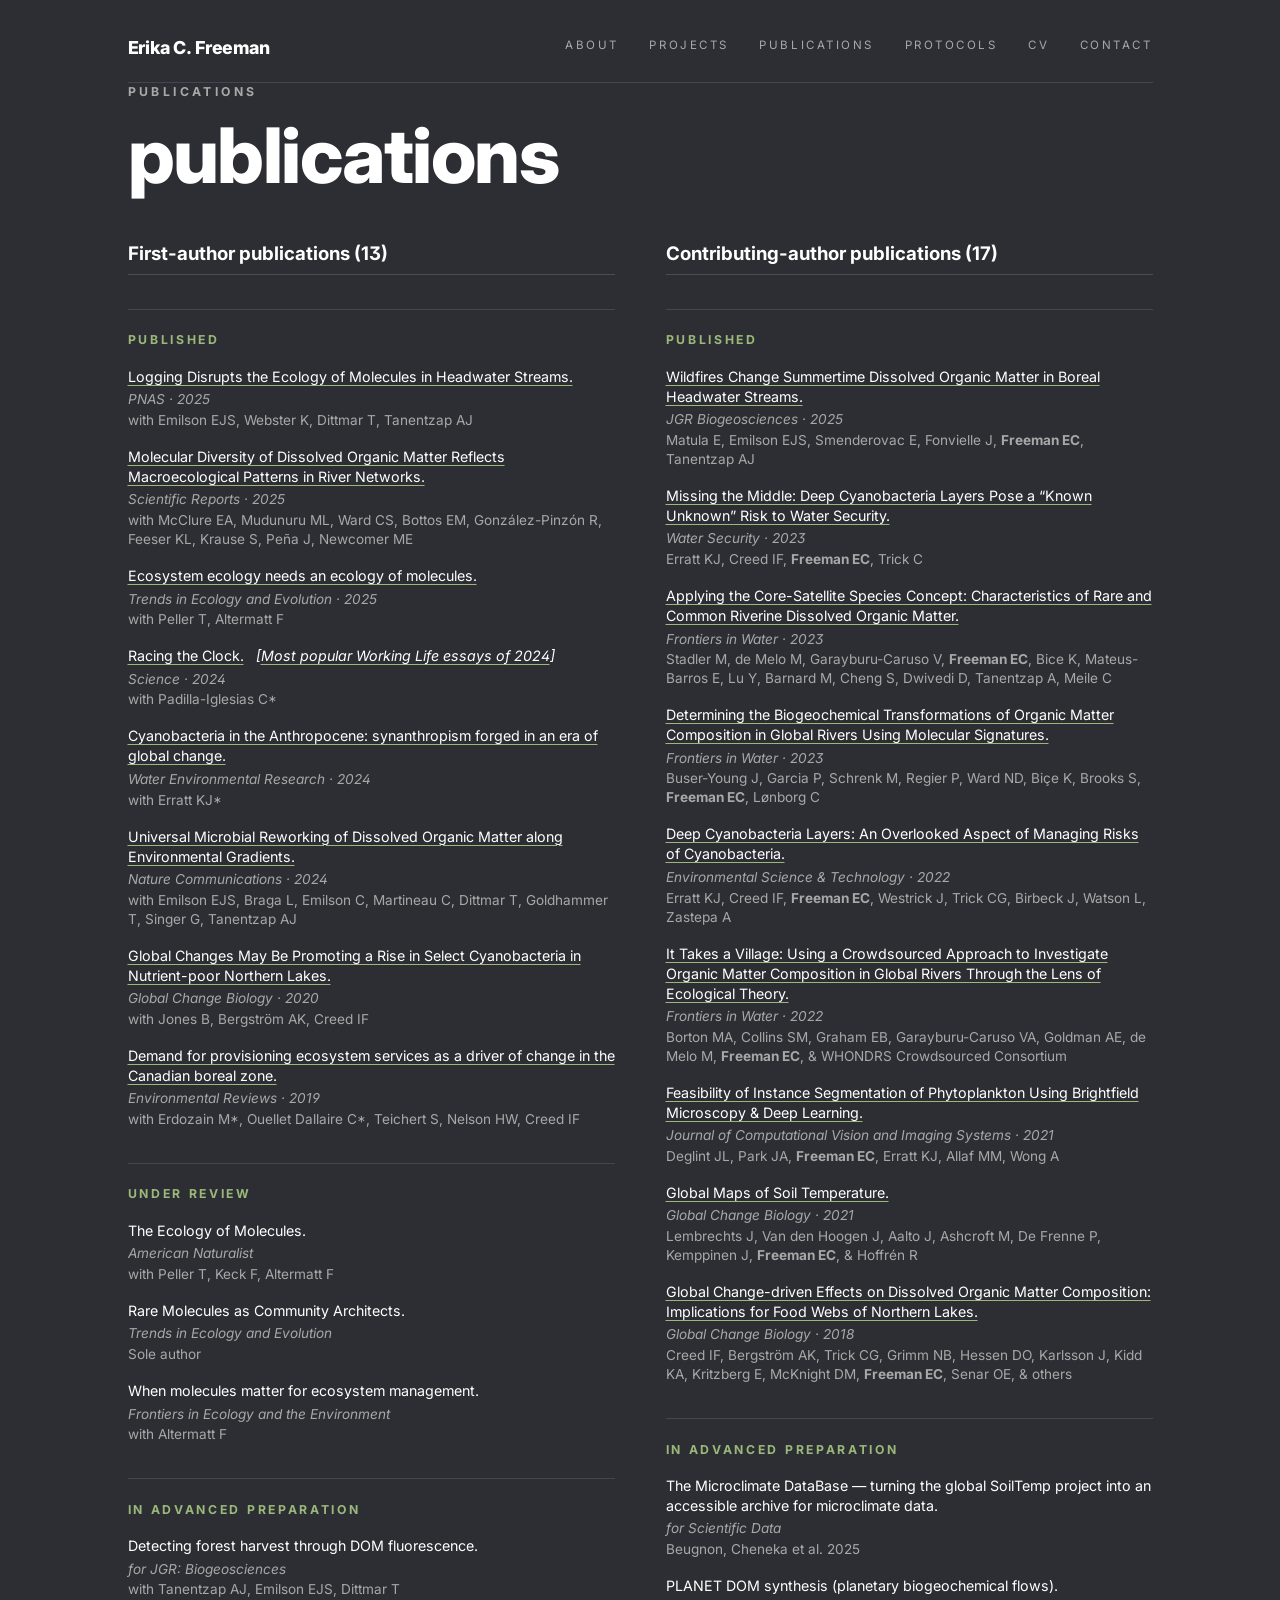
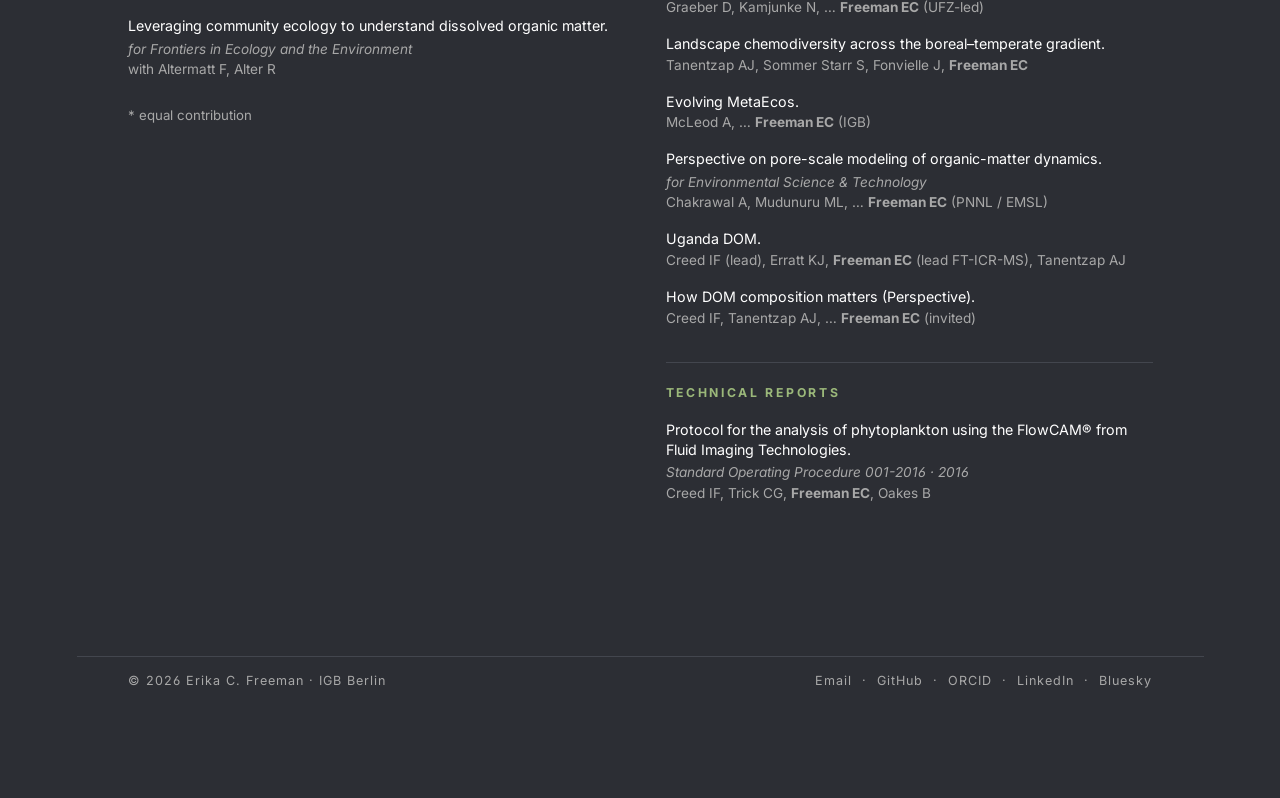
<file: publications.html>
<!DOCTYPE html>
<html xmlns="http://www.w3.org/1999/xhtml" lang="en" xml:lang="en"><head>

<meta charset="utf-8">
<meta name="generator" content="quarto-1.9.38">

<meta name="viewport" content="width=device-width, initial-scale=1.0, user-scalable=yes">

<meta name="description" content="Publications by Dr.&nbsp;Erika C. Freeman — peer-reviewed first-author and contributing papers in dissolved organic matter, FT-ICR-MS, and freshwater biogeochemistry.">

<title>Publications – Erika C. Freeman</title>
<style>
/* Default styles provided by pandoc.
** See https://pandoc.org/MANUAL.html#variables-for-html for config info.
*/
code{white-space: pre-wrap;}
span.smallcaps{font-variant: small-caps;}
div.columns{display: flex; gap: min(4vw, 1.5em);}
div.column{flex: auto; overflow-x: auto;}
div.hanging-indent{margin-left: 1.5em; text-indent: -1.5em;}
ul.task-list{list-style: none;}
ul.task-list li input[type="checkbox"] {
  width: 0.8em;
  margin: 0 0.8em 0.2em -1em; /* quarto-specific, see https://github.com/quarto-dev/quarto-cli/issues/4556 */ 
  vertical-align: middle;
}
</style>


<script src="site_libs/quarto-nav/quarto-nav.js"></script>
<script src="site_libs/clipboard/clipboard.min.js"></script>
<script src="site_libs/quarto-search/autocomplete.umd.js"></script>
<script src="site_libs/quarto-search/fuse.min.js"></script>
<script src="site_libs/quarto-search/quarto-search.js"></script>
<meta name="quarto:offset" content="./">
<link href="./assets/favicon.png" rel="icon" type="image/png">
<script src="site_libs/quarto-html/quarto.js" type="module"></script>
<script src="site_libs/quarto-html/tabsets/tabsets.js" type="module"></script>
<script src="site_libs/quarto-html/popper.min.js"></script>
<script src="site_libs/quarto-html/tippy.umd.min.js"></script>
<link href="site_libs/quarto-html/tippy.css" rel="stylesheet">
<link href="site_libs/quarto-html/quarto-syntax-highlighting-dark-0a6b7249c26820e032cb0bd839ff02b1.css" rel="stylesheet" id="quarto-text-highlighting-styles">
<script src="site_libs/bootstrap/bootstrap.min.js"></script>
<link href="site_libs/bootstrap/bootstrap-icons.css" rel="stylesheet">
<link href="site_libs/bootstrap/bootstrap-fb23849cccbf9d94a22ecebfcdfe4fb3.min.css" rel="stylesheet" append-hash="true" id="quarto-bootstrap" data-mode="dark">
<script id="quarto-search-options" type="application/json">{
  "location": "sidebar",
  "copy-button": false,
  "collapse-after": 3,
  "panel-placement": "start",
  "type": "textbox",
  "limit": 50,
  "keyboard-shortcut": [
    "f",
    "/",
    "s"
  ],
  "show-item-context": false,
  "language": {
    "search-no-results-text": "No results",
    "search-matching-documents-text": "matching documents",
    "search-copy-link-title": "Copy link to search",
    "search-hide-matches-text": "Hide additional matches",
    "search-more-match-text": "more match in this document",
    "search-more-matches-text": "more matches in this document",
    "search-clear-button-title": "Clear",
    "search-text-placeholder": "",
    "search-detached-cancel-button-title": "Cancel",
    "search-submit-button-title": "Submit",
    "search-label": "Search"
  }
}</script>
<link rel="preconnect" href="https://fonts.googleapis.com">
<link rel="preconnect" href="https://fonts.gstatic.com" crossorigin="">
<link href="https://fonts.googleapis.com/css2?family=Inter:wght@400;500;600;700;800&amp;display=swap" rel="stylesheet">
<link rel="stylesheet" href="https://cdn.jsdelivr.net/npm/bootstrap-icons@1.11.3/font/bootstrap-icons.css">


<link rel="stylesheet" href="styles.css">
<meta property="og:title" content="Publications">
<meta property="og:description" content="Publications by Dr.&nbsp;Erika C. Freeman — peer-reviewed first-author and contributing papers in dissolved organic matter, FT-ICR-MS, and freshwater biogeochemistry.">
<meta property="og:image" content="https://erikafreeman.github.io/website/assets/portrait.jpg">
<meta property="og:site_name" content="Erika C. Freeman">
<meta name="twitter:title" content="Publications">
<meta name="twitter:description" content="Publications by Dr.&nbsp;Erika C. Freeman — peer-reviewed first-author and contributing papers in dissolved organic matter, FT-ICR-MS, and freshwater biogeochemistry.">
<meta name="twitter:image" content="https://erikafreeman.github.io/website/assets/portrait.jpg">
<meta name="twitter:card" content="summary_large_image">
  <link rel="canonical" href="https://erikafreeman.github.io/website/publications.html">
</head>

<body class="quarto-light">

<div id="quarto-search-results"></div>
<!-- content -->
<div id="quarto-content" class="quarto-container page-columns page-rows-contents page-layout-full">
<!-- sidebar -->
<!-- margin-sidebar -->
    
<!-- main -->
<main class="content column-page" id="quarto-document-content"><header id="title-block-header" class="quarto-title-block"></header>
<header class="masthead">

  <div class="masthead-name">

    <a href="./">Erika C. Freeman</a>

  </div>

  <nav class="masthead-nav" aria-label="Sections">

    <a href="./">About</a>

    <a href="projects.html">Projects</a>

    <a href="publications.html">Publications</a>

    <a href="protocols.html">Protocols</a>

    <a href="cv.html">CV</a>

    <a href="contact.html">Contact</a>

  </nav>

</header>





<!-- GENERATED by scripts/build.py from data/publications.yml — do not edit by hand. -->
<div class="section-label">
<p>Publications</p>
</div>
<section id="publications" class="level1 section-title">
<h1 class="section-title">publications</h1>
<div class="pubs-cols">
<section id="first-author-publications-13" class="level2 pubs-col">
<h2 data-anchor-id="first-author-publications-13">First-author publications (13)</h2>
<div class="group-label">
<p>Published</p>
</div>
<div class="pub">
<p><a href="https://www.pnas.org/doi/10.1073/pnas.2409104122">Logging Disrupts the Ecology of Molecules in Headwater Streams.</a> <span class="pub-venue">PNAS · 2025</span> <span class="pub-authors">with Emilson EJS, Webster K, Dittmar T, Tanentzap AJ</span></p>
</div>
<div class="pub">
<p><a href="https://www.nature.com/articles/s41598-025-12835-5">Molecular Diversity of Dissolved Organic Matter Reflects Macroecological Patterns in River Networks.</a> <span class="pub-venue">Scientific Reports · 2025</span> <span class="pub-authors">with McClure EA, Mudunuru ML, Ward CS, Bottos EM, González-Pinzón R, Feeser KL, Krause S, Peña J, Newcomer ME</span></p>
</div>
<div class="pub">
<p><a href="https://www.sciencedirect.com/science/article/pii/S0169534724003148">Ecosystem ecology needs an ecology of molecules.</a> <span class="pub-venue">Trends in Ecology and Evolution · 2025</span> <span class="pub-authors">with Peller T, Altermatt F</span></p>
</div>
<div class="pub">
<p><a href="https://www.science.org/content/article/women-academia-having-children-can-feel-impossible-talking-about-it-makes-us-feel-less">Racing the Clock.</a> &nbsp; <em>[<a href="https://www.science.org/content/article/perfecting-academic-writing-facing-fraud-science-s-top-personal-essays-year">Most popular Working Life essays of 2024</a>]</em> <span class="pub-venue">Science · 2024</span> <span class="pub-authors">with Padilla-Iglesias C*</span></p>
</div>
<div class="pub">
<p><a href="https://onlinelibrary.wiley.com/doi/full/10.1002/wer.11066">Cyanobacteria in the Anthropocene: synanthropism forged in an era of global change.</a> <span class="pub-venue">Water Environmental Research · 2024</span> <span class="pub-authors">with Erratt KJ*</span></p>
</div>
<div class="pub">
<p><a href="https://www.nature.com/articles/s41467-023-44431-4">Universal Microbial Reworking of Dissolved Organic Matter along Environmental Gradients.</a> <span class="pub-venue">Nature Communications · 2024</span> <span class="pub-authors">with Emilson EJS, Braga L, Emilson C, Martineau C, Dittmar T, Goldhammer T, Singer G, Tanentzap AJ</span></p>
</div>
<div class="pub">
<p><a href="https://onlinelibrary.wiley.com/doi/full/10.1111/gcb.15189">Global Changes May Be Promoting a Rise in Select Cyanobacteria in Nutrient-poor Northern Lakes.</a> <span class="pub-venue">Global Change Biology · 2020</span> <span class="pub-authors">with Jones B, Bergström AK, Creed IF</span></p>
</div>
<div class="pub">
<p><a href="https://cdnsciencepub.com/doi/10.1139/er-2018-0064">Demand for provisioning ecosystem services as a driver of change in the Canadian boreal zone.</a> <span class="pub-venue">Environmental Reviews · 2019</span> <span class="pub-authors">with Erdozain M*, Ouellet Dallaire C*, Teichert S, Nelson HW, Creed IF</span></p>
</div>
<div class="group-label">
<p>Under review</p>
</div>
<div class="pub">
<p>The Ecology of Molecules. <span class="pub-venue">American Naturalist</span> <span class="pub-authors">with Peller T, Keck F, Altermatt F</span></p>
</div>
<div class="pub">
<p>Rare Molecules as Community Architects. <span class="pub-venue">Trends in Ecology and Evolution</span> <span class="pub-authors">Sole author</span></p>
</div>
<div class="pub">
<p>When molecules matter for ecosystem management. <span class="pub-venue">Frontiers in Ecology and the Environment</span> <span class="pub-authors">with Altermatt F</span></p>
</div>
<div class="group-label">
<p>In advanced preparation</p>
</div>
<div class="pub">
<p>Detecting forest harvest through DOM fluorescence. <span class="pub-venue">for JGR: Biogeosciences</span> <span class="pub-authors">with Tanentzap AJ, Emilson EJS, Dittmar T</span></p>
</div>
<div class="pub">
<p>Leveraging community ecology to understand dissolved organic matter. <span class="pub-venue">for Frontiers in Ecology and the Environment</span> <span class="pub-authors">with Altermatt F, Alter R</span></p>
</div>
<div style="font-size: 0.78rem; color: #a8a8a8; margin-top: 1.5rem;">
<p>* equal contribution</p>
</div>
</section>
<section id="contributing-author-publications-17" class="level2 pubs-col">
<h2 data-anchor-id="contributing-author-publications-17">Contributing-author publications (17)</h2>
<div class="group-label">
<p>Published</p>
</div>
<div class="pub">
<p><a href="https://agupubs.onlinelibrary.wiley.com/doi/full/10.1029/2025JG008980">Wildfires Change Summertime Dissolved Organic Matter in Boreal Headwater Streams.</a> <span class="pub-venue">JGR Biogeosciences · 2025</span> <span class="pub-authors">Matula E, Emilson EJS, Smenderovac E, Fonvielle J, <strong>Freeman EC</strong>, Tanentzap AJ</span></p>
</div>
<div class="pub">
<p><a href="https://doi.org/10.1016/j.wasec.2023.100142">Missing the Middle: Deep Cyanobacteria Layers Pose a “Known Unknown” Risk to Water Security.</a> <span class="pub-venue">Water Security · 2023</span> <span class="pub-authors">Erratt KJ, Creed IF, <strong>Freeman EC</strong>, Trick C</span></p>
</div>
<div class="pub">
<p><a href="https://doi.org/10.3389/frwa.2023.1156042">Applying the Core-Satellite Species Concept: Characteristics of Rare and Common Riverine Dissolved Organic Matter.</a> <span class="pub-venue">Frontiers in Water · 2023</span> <span class="pub-authors">Stadler M, de Melo M, Garayburu-Caruso V, <strong>Freeman EC</strong>, Bice K, Mateus-Barros E, Lu Y, Barnard M, Cheng S, Dwivedi D, Tanentzap A, Meile C</span></p>
</div>
<div class="pub">
<p><a href="https://www.frontiersin.org/journals/water/articles/10.3389/frwa.2023.1005792/full">Determining the Biogeochemical Transformations of Organic Matter Composition in Global Rivers Using Molecular Signatures.</a> <span class="pub-venue">Frontiers in Water · 2023</span> <span class="pub-authors">Buser-Young J, Garcia P, Schrenk M, Regier P, Ward ND, Biçe K, Brooks S, <strong>Freeman EC</strong>, Lønborg C</span></p>
</div>
<div class="pub">
<p><a href="https://pubs.acs.org/doi/10.1021/acs.est.2c06928">Deep Cyanobacteria Layers: An Overlooked Aspect of Managing Risks of Cyanobacteria.</a> <span class="pub-venue">Environmental Science &amp; Technology · 2022</span> <span class="pub-authors">Erratt KJ, Creed IF, <strong>Freeman EC</strong>, Westrick J, Trick CG, Birbeck J, Watson L, Zastepa A</span></p>
</div>
<div class="pub">
<p><a href="https://www.frontiersin.org/journals/water/articles/10.3389/frwa.2022.870453/full">It Takes a Village: Using a Crowdsourced Approach to Investigate Organic Matter Composition in Global Rivers Through the Lens of Ecological Theory.</a> <span class="pub-venue">Frontiers in Water · 2022</span> <span class="pub-authors">Borton MA, Collins SM, Graham EB, Garayburu-Caruso VA, Goldman AE, de Melo M, <strong>Freeman EC</strong>, &amp; WHONDRS Crowdsourced Consortium</span></p>
</div>
<div class="pub">
<p><a href="https://openjournals.uwaterloo.ca/index.php/vsl/article/view/4868">Feasibility of Instance Segmentation of Phytoplankton Using Brightfield Microscopy &amp; Deep Learning.</a> <span class="pub-venue">Journal of Computational Vision and Imaging Systems · 2021</span> <span class="pub-authors">Deglint JL, Park JA, <strong>Freeman EC</strong>, Erratt KJ, Allaf MM, Wong A</span></p>
</div>
<div class="pub">
<p><a href="https://onlinelibrary.wiley.com/doi/10.1111/gcb.16060">Global Maps of Soil Temperature.</a> <span class="pub-venue">Global Change Biology · 2021</span> <span class="pub-authors">Lembrechts J, Van den Hoogen J, Aalto J, Ashcroft M, De Frenne P, Kemppinen J, <strong>Freeman EC</strong>, &amp; Hoffrén R</span></p>
</div>
<div class="pub">
<p><a href="https://onlinelibrary.wiley.com/doi/full/10.1111/gcb.14129">Global Change-driven Effects on Dissolved Organic Matter Composition: Implications for Food Webs of Northern Lakes.</a> <span class="pub-venue">Global Change Biology · 2018</span> <span class="pub-authors">Creed IF, Bergström AK, Trick CG, Grimm NB, Hessen DO, Karlsson J, Kidd KA, Kritzberg E, McKnight DM, <strong>Freeman EC</strong>, Senar OE, &amp; others</span></p>
</div>
<div class="group-label">
<p>In advanced preparation</p>
</div>
<div class="pub">
<p>The Microclimate DataBase — turning the global SoilTemp project into an accessible archive for microclimate data. <span class="pub-venue">for Scientific Data</span> <span class="pub-authors">Beugnon, Cheneka et al.&nbsp;2025</span></p>
</div>
<div class="pub">
<p>PLANET DOM synthesis (planetary biogeochemical flows). <span class="pub-authors">Graeber D, Kamjunke N, … <strong>Freeman EC</strong> (UFZ-led)</span></p>
</div>
<div class="pub">
<p>Landscape chemodiversity across the boreal–temperate gradient. <span class="pub-authors">Tanentzap AJ, Sommer Starr S, Fonvielle J, <strong>Freeman EC</strong></span></p>
</div>
<div class="pub">
<p>Evolving MetaEcos. <span class="pub-authors">McLeod A, … <strong>Freeman EC</strong> (IGB)</span></p>
</div>
<div class="pub">
<p>Perspective on pore-scale modeling of organic-matter dynamics. <span class="pub-venue">for Environmental Science &amp; Technology</span> <span class="pub-authors">Chakrawal A, Mudunuru ML, … <strong>Freeman EC</strong> (PNNL / EMSL)</span></p>
</div>
<div class="pub">
<p>Uganda DOM. <span class="pub-authors">Creed IF (lead), Erratt KJ, <strong>Freeman EC</strong> (lead FT-ICR-MS), Tanentzap AJ</span></p>
</div>
<div class="pub">
<p>How DOM composition matters (Perspective). <span class="pub-authors">Creed IF, Tanentzap AJ, … <strong>Freeman EC</strong> (invited)</span></p>
</div>
<div class="group-label">
<p>Technical reports</p>
</div>
<div class="pub">
<p>Protocol for the analysis of phytoplankton using the FlowCAM® from Fluid Imaging Technologies. <span class="pub-venue">Standard Operating Procedure 001-2016 · 2016</span> <span class="pub-authors">Creed IF, Trick CG, <strong>Freeman EC</strong>, Oakes B</span></p>
</div>
</section>
</div>


</section>

</main> <!-- /main -->
<footer class="colophon">

  <div class="colophon-left">

    © 2026 Erika C. Freeman · IGB Berlin

  </div>

  <div class="colophon-right">

    <a href="mailto:erika.freeman@igb-berlin.de">Email</a> &nbsp;·&nbsp;
    <a href="https://github.com/erikacfreeman">GitHub</a> &nbsp;·&nbsp;
    <a href="https://orcid.org/0000-0001-7161-6038">ORCID</a> &nbsp;·&nbsp;
    <a href="https://www.linkedin.com/in/erikacfreeman/">LinkedIn</a> &nbsp;·&nbsp;
    <a href="https://bsky.app/profile/erikacfreeman.bsky.social">Bluesky</a>

  </div>

</footer>

<script id="quarto-html-after-body" type="application/javascript">
  window.document.addEventListener("DOMContentLoaded", function (event) {
    const isCodeAnnotation = (el) => {
      for (const clz of el.classList) {
        if (clz.startsWith('code-annotation-')) {                     
          return true;
        }
      }
      return false;
    }
    const onCopySuccess = function(e) {
      // button target
      const button = e.trigger;
      // don't keep focus
      button.blur();
      // flash "checked"
      button.classList.add('code-copy-button-checked');
      var currentTitle = button.getAttribute("title");
      button.setAttribute("title", "Copied!");
      let tooltip;
      if (window.bootstrap) {
        button.setAttribute("data-bs-toggle", "tooltip");
        button.setAttribute("data-bs-placement", "left");
        button.setAttribute("data-bs-title", "Copied!");
        tooltip = new bootstrap.Tooltip(button, 
          { trigger: "manual", 
            customClass: "code-copy-button-tooltip",
            offset: [0, -8]});
        tooltip.show();    
      }
      setTimeout(function() {
        if (tooltip) {
          tooltip.hide();
          button.removeAttribute("data-bs-title");
          button.removeAttribute("data-bs-toggle");
          button.removeAttribute("data-bs-placement");
        }
        button.setAttribute("title", currentTitle);
        button.classList.remove('code-copy-button-checked');
      }, 1000);
      // clear code selection
      e.clearSelection();
    }
    const getTextToCopy = function(trigger) {
      const outerScaffold = trigger.parentElement.cloneNode(true);
      const codeEl = outerScaffold.querySelector('code');
      for (const childEl of codeEl.children) {
        if (isCodeAnnotation(childEl)) {
          childEl.remove();
        }
      }
      return codeEl.innerText;
    }
    const clipboard = new window.ClipboardJS('.code-copy-button:not([data-in-quarto-modal])', {
      text: getTextToCopy
    });
    clipboard.on('success', onCopySuccess);
    if (window.document.getElementById('quarto-embedded-source-code-modal')) {
      const clipboardModal = new window.ClipboardJS('.code-copy-button[data-in-quarto-modal]', {
        text: getTextToCopy,
        container: window.document.getElementById('quarto-embedded-source-code-modal')
      });
      clipboardModal.on('success', onCopySuccess);
    }
      var localhostRegex = new RegExp(/^(?:http|https):\/\/localhost\:?[0-9]*\//);
      var mailtoRegex = new RegExp(/^mailto:/);
        var filterRegex = new RegExp("https:\/\/erikafreeman\.github\.io\/website");
      var isInternal = (href) => {
          return filterRegex.test(href) || localhostRegex.test(href) || mailtoRegex.test(href);
      }
      // Inspect non-navigation links and adorn them if external
     var links = window.document.querySelectorAll('a[href]:not(.nav-link):not(.navbar-brand):not(.toc-action):not(.sidebar-link):not(.sidebar-item-toggle):not(.pagination-link):not(.no-external):not([aria-hidden]):not(.dropdown-item):not(.quarto-navigation-tool):not(.about-link)');
      for (var i=0; i<links.length; i++) {
        const link = links[i];
        if (!isInternal(link.href)) {
          // undo the damage that might have been done by quarto-nav.js in the case of
          // links that we want to consider external
          if (link.dataset.originalHref !== undefined) {
            link.href = link.dataset.originalHref;
          }
        }
      }
    function tippyHover(el, contentFn, onTriggerFn, onUntriggerFn) {
      const config = {
        allowHTML: true,
        maxWidth: 500,
        delay: 100,
        arrow: false,
        appendTo: function(el) {
            return el.parentElement;
        },
        interactive: true,
        interactiveBorder: 10,
        theme: 'quarto',
        placement: 'bottom-start',
      };
      if (contentFn) {
        config.content = contentFn;
      }
      if (onTriggerFn) {
        config.onTrigger = onTriggerFn;
      }
      if (onUntriggerFn) {
        config.onUntrigger = onUntriggerFn;
      }
      window.tippy(el, config); 
    }
    const noterefs = window.document.querySelectorAll('a[role="doc-noteref"]');
    for (var i=0; i<noterefs.length; i++) {
      const ref = noterefs[i];
      tippyHover(ref, function() {
        // use id or data attribute instead here
        let href = ref.getAttribute('data-footnote-href') || ref.getAttribute('href');
        try { href = new URL(href).hash; } catch {}
        const id = href.replace(/^#\/?/, "");
        const note = window.document.getElementById(id);
        if (note) {
          return note.innerHTML;
        } else {
          return "";
        }
      });
    }
    const xrefs = window.document.querySelectorAll('a.quarto-xref');
    const processXRef = (id, note) => {
      // Strip column container classes
      const stripColumnClz = (el) => {
        el.classList.remove("page-full", "page-columns");
        if (el.children) {
          for (const child of el.children) {
            stripColumnClz(child);
          }
        }
      }
      stripColumnClz(note)
      if (id === null || id.startsWith('sec-')) {
        // Special case sections, only their first couple elements
        const container = document.createElement("div");
        if (note.children && note.children.length > 2) {
          container.appendChild(note.children[0].cloneNode(true));
          for (let i = 1; i < note.children.length; i++) {
            const child = note.children[i];
            if (child.tagName === "P" && child.innerText === "") {
              continue;
            } else {
              container.appendChild(child.cloneNode(true));
              break;
            }
          }
          if (window.Quarto?.typesetMath) {
            window.Quarto.typesetMath(container);
          }
          return container.innerHTML
        } else {
          if (window.Quarto?.typesetMath) {
            window.Quarto.typesetMath(note);
          }
          return note.innerHTML;
        }
      } else {
        // Remove any anchor links if they are present
        const anchorLink = note.querySelector('a.anchorjs-link');
        if (anchorLink) {
          anchorLink.remove();
        }
        if (window.Quarto?.typesetMath) {
          window.Quarto.typesetMath(note);
        }
        if (note.classList.contains("callout")) {
          return note.outerHTML;
        } else {
          return note.innerHTML;
        }
      }
    }
    for (var i=0; i<xrefs.length; i++) {
      const xref = xrefs[i];
      tippyHover(xref, undefined, function(instance) {
        instance.disable();
        let url = xref.getAttribute('href');
        let hash = undefined; 
        if (url.startsWith('#')) {
          hash = url;
        } else {
          try { hash = new URL(url).hash; } catch {}
        }
        if (hash) {
          const id = hash.replace(/^#\/?/, "");
          const note = window.document.getElementById(id);
          if (note !== null) {
            try {
              const html = processXRef(id, note.cloneNode(true));
              instance.setContent(html);
            } finally {
              instance.enable();
              instance.show();
            }
          } else {
            // See if we can fetch this
            fetch(url.split('#')[0])
            .then(res => res.text())
            .then(html => {
              const parser = new DOMParser();
              const htmlDoc = parser.parseFromString(html, "text/html");
              const note = htmlDoc.getElementById(id);
              if (note !== null) {
                const html = processXRef(id, note);
                instance.setContent(html);
              } 
            }).finally(() => {
              instance.enable();
              instance.show();
            });
          }
        } else {
          // See if we can fetch a full url (with no hash to target)
          // This is a special case and we should probably do some content thinning / targeting
          fetch(url)
          .then(res => res.text())
          .then(html => {
            const parser = new DOMParser();
            const htmlDoc = parser.parseFromString(html, "text/html");
            const note = htmlDoc.querySelector('main.content');
            if (note !== null) {
              // This should only happen for chapter cross references
              // (since there is no id in the URL)
              // remove the first header
              if (note.children.length > 0 && note.children[0].tagName === "HEADER") {
                note.children[0].remove();
              }
              const html = processXRef(null, note);
              instance.setContent(html);
            } 
          }).finally(() => {
            instance.enable();
            instance.show();
          });
        }
      }, function(instance) {
      });
    }
        let selectedAnnoteEl;
        const selectorForAnnotation = ( cell, annotation) => {
          let cellAttr = 'data-code-cell="' + cell + '"';
          let lineAttr = 'data-code-annotation="' +  annotation + '"';
          const selector = 'span[' + cellAttr + '][' + lineAttr + ']';
          return selector;
        }
        const selectCodeLines = (annoteEl) => {
          const doc = window.document;
          const targetCell = annoteEl.getAttribute("data-target-cell");
          const targetAnnotation = annoteEl.getAttribute("data-target-annotation");
          const annoteSpan = window.document.querySelector(selectorForAnnotation(targetCell, targetAnnotation));
          const lines = annoteSpan.getAttribute("data-code-lines").split(",");
          const lineIds = lines.map((line) => {
            return targetCell + "-" + line;
          })
          let top = null;
          let height = null;
          let parent = null;
          if (lineIds.length > 0) {
              //compute the position of the single el (top and bottom and make a div)
              const el = window.document.getElementById(lineIds[0]);
              top = el.offsetTop;
              height = el.offsetHeight;
              parent = el.parentElement.parentElement;
            if (lineIds.length > 1) {
              const lastEl = window.document.getElementById(lineIds[lineIds.length - 1]);
              const bottom = lastEl.offsetTop + lastEl.offsetHeight;
              height = bottom - top;
            }
            if (top !== null && height !== null && parent !== null) {
              // cook up a div (if necessary) and position it 
              let div = window.document.getElementById("code-annotation-line-highlight");
              if (div === null) {
                div = window.document.createElement("div");
                div.setAttribute("id", "code-annotation-line-highlight");
                div.style.position = 'absolute';
                parent.appendChild(div);
              }
              div.style.top = top - 2 + "px";
              div.style.height = height + 4 + "px";
              div.style.left = 0;
              let gutterDiv = window.document.getElementById("code-annotation-line-highlight-gutter");
              if (gutterDiv === null) {
                gutterDiv = window.document.createElement("div");
                gutterDiv.setAttribute("id", "code-annotation-line-highlight-gutter");
                gutterDiv.style.position = 'absolute';
                const codeCell = window.document.getElementById(targetCell);
                const gutter = codeCell.querySelector('.code-annotation-gutter');
                gutter.appendChild(gutterDiv);
              }
              gutterDiv.style.top = top - 2 + "px";
              gutterDiv.style.height = height + 4 + "px";
            }
            selectedAnnoteEl = annoteEl;
          }
        };
        const unselectCodeLines = () => {
          const elementsIds = ["code-annotation-line-highlight", "code-annotation-line-highlight-gutter"];
          elementsIds.forEach((elId) => {
            const div = window.document.getElementById(elId);
            if (div) {
              div.remove();
            }
          });
          selectedAnnoteEl = undefined;
        };
          // Handle positioning of the toggle
      window.addEventListener(
        "resize",
        throttle(() => {
          elRect = undefined;
          if (selectedAnnoteEl) {
            selectCodeLines(selectedAnnoteEl);
          }
        }, 10)
      );
      function throttle(fn, ms) {
      let throttle = false;
      let timer;
        return (...args) => {
          if(!throttle) { // first call gets through
              fn.apply(this, args);
              throttle = true;
          } else { // all the others get throttled
              if(timer) clearTimeout(timer); // cancel #2
              timer = setTimeout(() => {
                fn.apply(this, args);
                timer = throttle = false;
              }, ms);
          }
        };
      }
        // Attach click handler to the DT
        const annoteDls = window.document.querySelectorAll('dt[data-target-cell]');
        for (const annoteDlNode of annoteDls) {
          annoteDlNode.addEventListener('click', (event) => {
            const clickedEl = event.target;
            if (clickedEl !== selectedAnnoteEl) {
              unselectCodeLines();
              const activeEl = window.document.querySelector('dt[data-target-cell].code-annotation-active');
              if (activeEl) {
                activeEl.classList.remove('code-annotation-active');
              }
              selectCodeLines(clickedEl);
              clickedEl.classList.add('code-annotation-active');
            } else {
              // Unselect the line
              unselectCodeLines();
              clickedEl.classList.remove('code-annotation-active');
            }
          });
        }
    const findCites = (el) => {
      const parentEl = el.parentElement;
      if (parentEl) {
        const cites = parentEl.dataset.cites;
        if (cites) {
          return {
            el,
            cites: cites.split(' ')
          };
        } else {
          return findCites(el.parentElement)
        }
      } else {
        return undefined;
      }
    };
    var bibliorefs = window.document.querySelectorAll('a[role="doc-biblioref"]');
    for (var i=0; i<bibliorefs.length; i++) {
      const ref = bibliorefs[i];
      const citeInfo = findCites(ref);
      if (citeInfo) {
        tippyHover(citeInfo.el, function() {
          var popup = window.document.createElement('div');
          citeInfo.cites.forEach(function(cite) {
            var citeDiv = window.document.createElement('div');
            citeDiv.classList.add('hanging-indent');
            citeDiv.classList.add('csl-entry');
            var biblioDiv = window.document.getElementById('ref-' + cite);
            if (biblioDiv) {
              citeDiv.innerHTML = biblioDiv.innerHTML;
            }
            popup.appendChild(citeDiv);
          });
          return popup.innerHTML;
        });
      }
    }
  });
  </script>
</div> <!-- /content -->
<footer class="footer">
  <div class="nav-footer">
    <div class="nav-footer-left">
      &nbsp;
    </div>   
    <div class="nav-footer-center">

</div>
    <div class="nav-footer-right">
      &nbsp;
    </div>
  </div>
</footer>




</body></html>
</file>
<file: site_libs/quarto-html/tippy.css>
.tippy-box[data-animation=fade][data-state=hidden]{opacity:0}[data-tippy-root]{max-width:calc(100vw - 10px)}.tippy-box{position:relative;background-color:#333;color:#fff;border-radius:4px;font-size:14px;line-height:1.4;white-space:normal;outline:0;transition-property:transform,visibility,opacity}.tippy-box[data-placement^=top]>.tippy-arrow{bottom:0}.tippy-box[data-placement^=top]>.tippy-arrow:before{bottom:-7px;left:0;border-width:8px 8px 0;border-top-color:initial;transform-origin:center top}.tippy-box[data-placement^=bottom]>.tippy-arrow{top:0}.tippy-box[data-placement^=bottom]>.tippy-arrow:before{top:-7px;left:0;border-width:0 8px 8px;border-bottom-color:initial;transform-origin:center bottom}.tippy-box[data-placement^=left]>.tippy-arrow{right:0}.tippy-box[data-placement^=left]>.tippy-arrow:before{border-width:8px 0 8px 8px;border-left-color:initial;right:-7px;transform-origin:center left}.tippy-box[data-placement^=right]>.tippy-arrow{left:0}.tippy-box[data-placement^=right]>.tippy-arrow:before{left:-7px;border-width:8px 8px 8px 0;border-right-color:initial;transform-origin:center right}.tippy-box[data-inertia][data-state=visible]{transition-timing-function:cubic-bezier(.54,1.5,.38,1.11)}.tippy-arrow{width:16px;height:16px;color:#333}.tippy-arrow:before{content:"";position:absolute;border-color:transparent;border-style:solid}.tippy-content{position:relative;padding:5px 9px;z-index:1}
</file>
<file: site_libs/quarto-html/quarto-syntax-highlighting-dark-0a6b7249c26820e032cb0bd839ff02b1.css>
/* quarto syntax highlight colors */
:root {
  --quarto-hl-al-color: #f07178;
  --quarto-hl-an-color: #d4d0ab;
  --quarto-hl-at-color: #00e0e0;
  --quarto-hl-bn-color: #d4d0ab;
  --quarto-hl-bu-color: #abe338;
  --quarto-hl-ch-color: #abe338;
  --quarto-hl-co-color: #f8f8f2;
  --quarto-hl-cv-color: #ffd700;
  --quarto-hl-cn-color: #ffd700;
  --quarto-hl-cf-color: #ffa07a;
  --quarto-hl-dt-color: #ffa07a;
  --quarto-hl-dv-color: #d4d0ab;
  --quarto-hl-do-color: #f8f8f2;
  --quarto-hl-er-color: #f07178;
  --quarto-hl-ex-color: #00e0e0;
  --quarto-hl-fl-color: #d4d0ab;
  --quarto-hl-fu-color: #ffa07a;
  --quarto-hl-im-color: #abe338;
  --quarto-hl-in-color: #d4d0ab;
  --quarto-hl-kw-color: #ffa07a;
  --quarto-hl-op-color: #ffa07a;
  --quarto-hl-ot-color: #00e0e0;
  --quarto-hl-pp-color: #dcc6e0;
  --quarto-hl-re-color: #00e0e0;
  --quarto-hl-sc-color: #abe338;
  --quarto-hl-ss-color: #abe338;
  --quarto-hl-st-color: #abe338;
  --quarto-hl-va-color: #00e0e0;
  --quarto-hl-vs-color: #abe338;
  --quarto-hl-wa-color: #dcc6e0;
}

/* other quarto variables */
:root {
  --quarto-font-monospace: SFMono-Regular, Menlo, Monaco, Consolas, "Liberation Mono", "Courier New", monospace;
}

/* syntax highlight based on Pandoc's rules */
pre > code.sourceCode > span {
  color: #f8f8f2;
}

code.sourceCode > span {
  color: #f8f8f2;
}

div.sourceCode,
div.sourceCode pre.sourceCode {
  color: #f8f8f2;
}

/* Normal */
code span {
  color: #f8f8f2;
}

/* Alert */
code span.al {
  color: #f07178;
}

/* Annotation */
code span.an {
  color: #d4d0ab;
}

/* Attribute */
code span.at {
  color: #00e0e0;
}

/* BaseN */
code span.bn {
  color: #d4d0ab;
}

/* BuiltIn */
code span.bu {
  color: #abe338;
}

/* ControlFlow */
code span.cf {
  font-weight: bold;
  color: #ffa07a;
}

/* Char */
code span.ch {
  color: #abe338;
}

/* Constant */
code span.cn {
  color: #ffd700;
}

/* Comment */
code span.co {
  font-style: italic;
  color: #f8f8f2;
}

/* CommentVar */
code span.cv {
  color: #ffd700;
}

/* Documentation */
code span.do {
  color: #f8f8f2;
}

/* DataType */
code span.dt {
  color: #ffa07a;
}

/* DecVal */
code span.dv {
  color: #d4d0ab;
}

/* Error */
code span.er {
  color: #f07178;
  text-decoration: underline;
}

/* Extension */
code span.ex {
  font-weight: bold;
  color: #00e0e0;
}

/* Float */
code span.fl {
  color: #d4d0ab;
}

/* Function */
code span.fu {
  color: #ffa07a;
}

/* Import */
code span.im {
  color: #abe338;
}

/* Information */
code span.in {
  color: #d4d0ab;
}

/* Keyword */
code span.kw {
  font-weight: bold;
  color: #ffa07a;
}

/* Operator */
code span.op {
  color: #ffa07a;
}

/* Other */
code span.ot {
  color: #00e0e0;
}

/* Preprocessor */
code span.pp {
  color: #dcc6e0;
}

/* RegionMarker */
code span.re {
  background-color: #f8f8f2;
  color: #00e0e0;
}

/* SpecialChar */
code span.sc {
  color: #abe338;
}

/* SpecialString */
code span.ss {
  color: #abe338;
}

/* String */
code span.st {
  color: #abe338;
}

/* Variable */
code span.va {
  color: #00e0e0;
}

/* VerbatimString */
code span.vs {
  color: #abe338;
}

/* Warning */
code span.wa {
  color: #dcc6e0;
}

.prevent-inlining {
  content: "</";
}

/*# sourceMappingURL=175367c052bafc98bd680af3479823f0.css.map */
</file>
<file: styles.css>
@import url('https://fonts.googleapis.com/css2?family=Inter:wght@400;500;600;700;800&display=swap');
</file>
